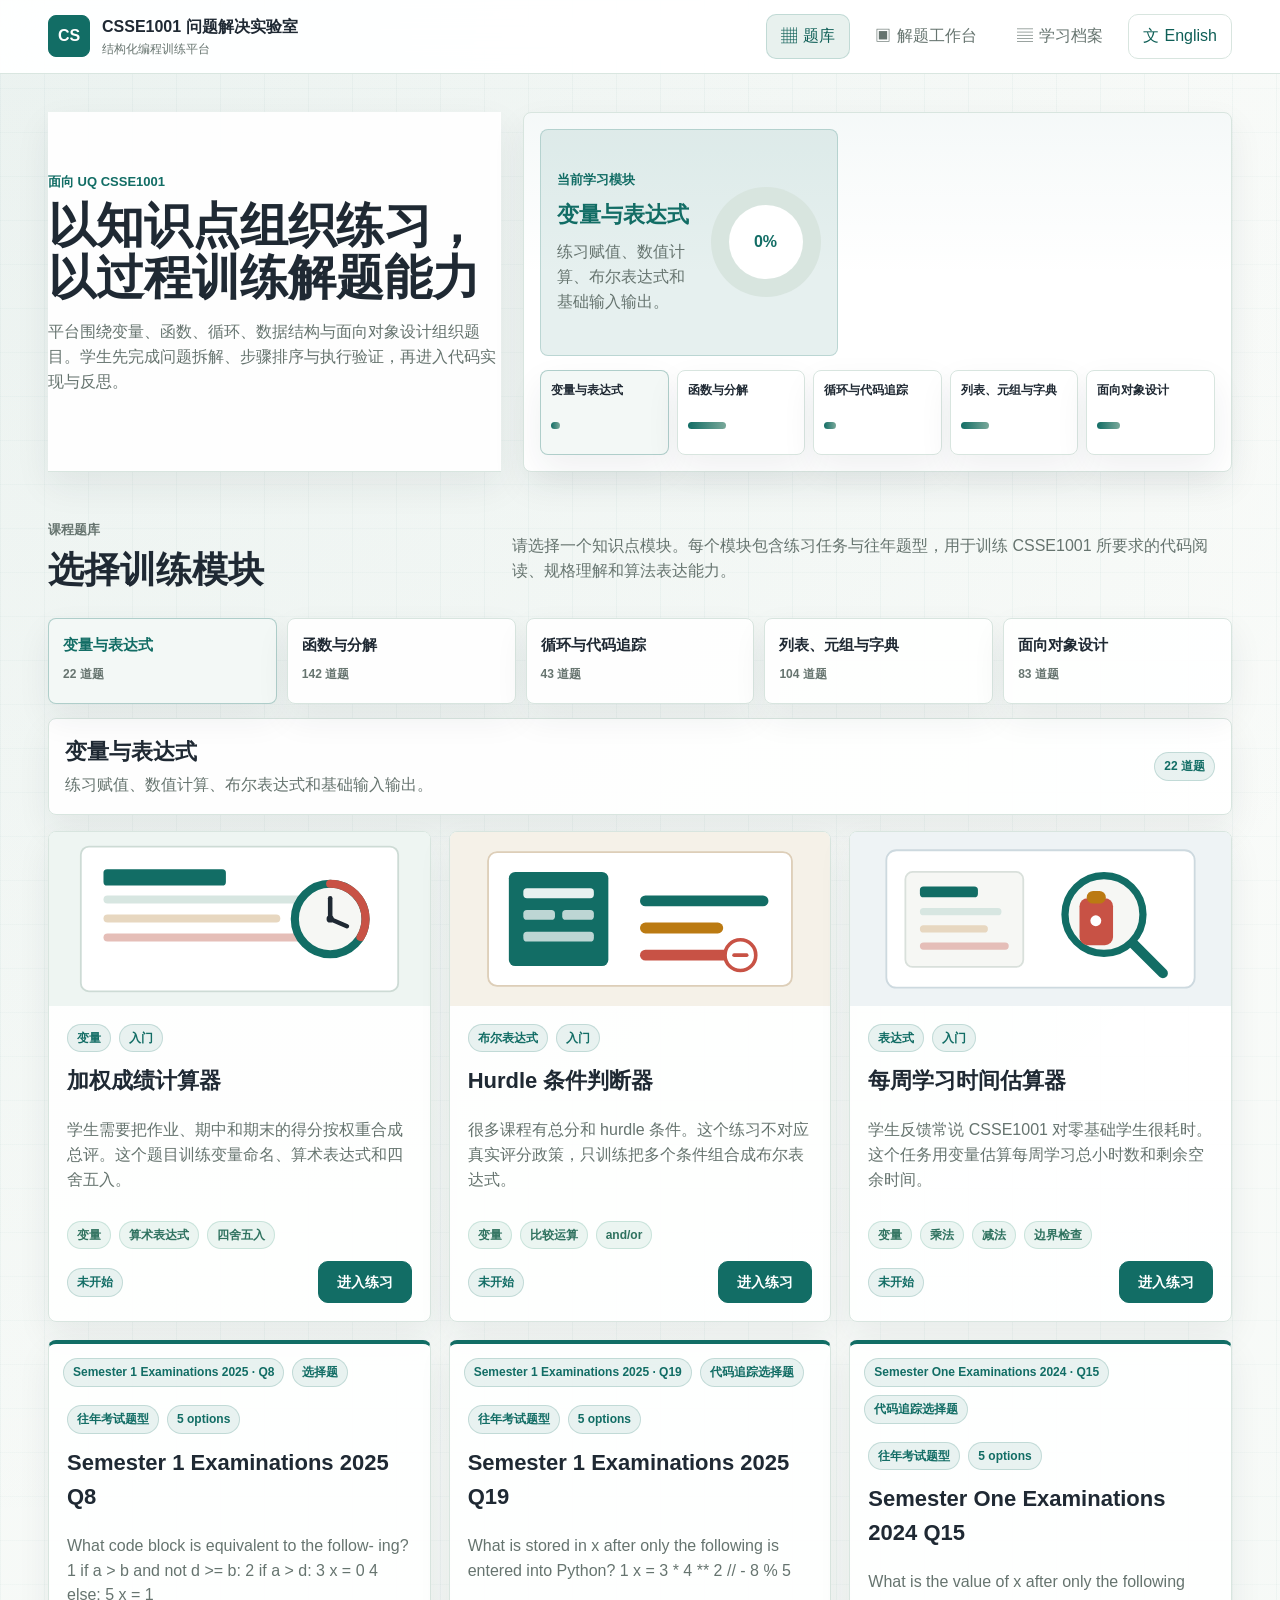
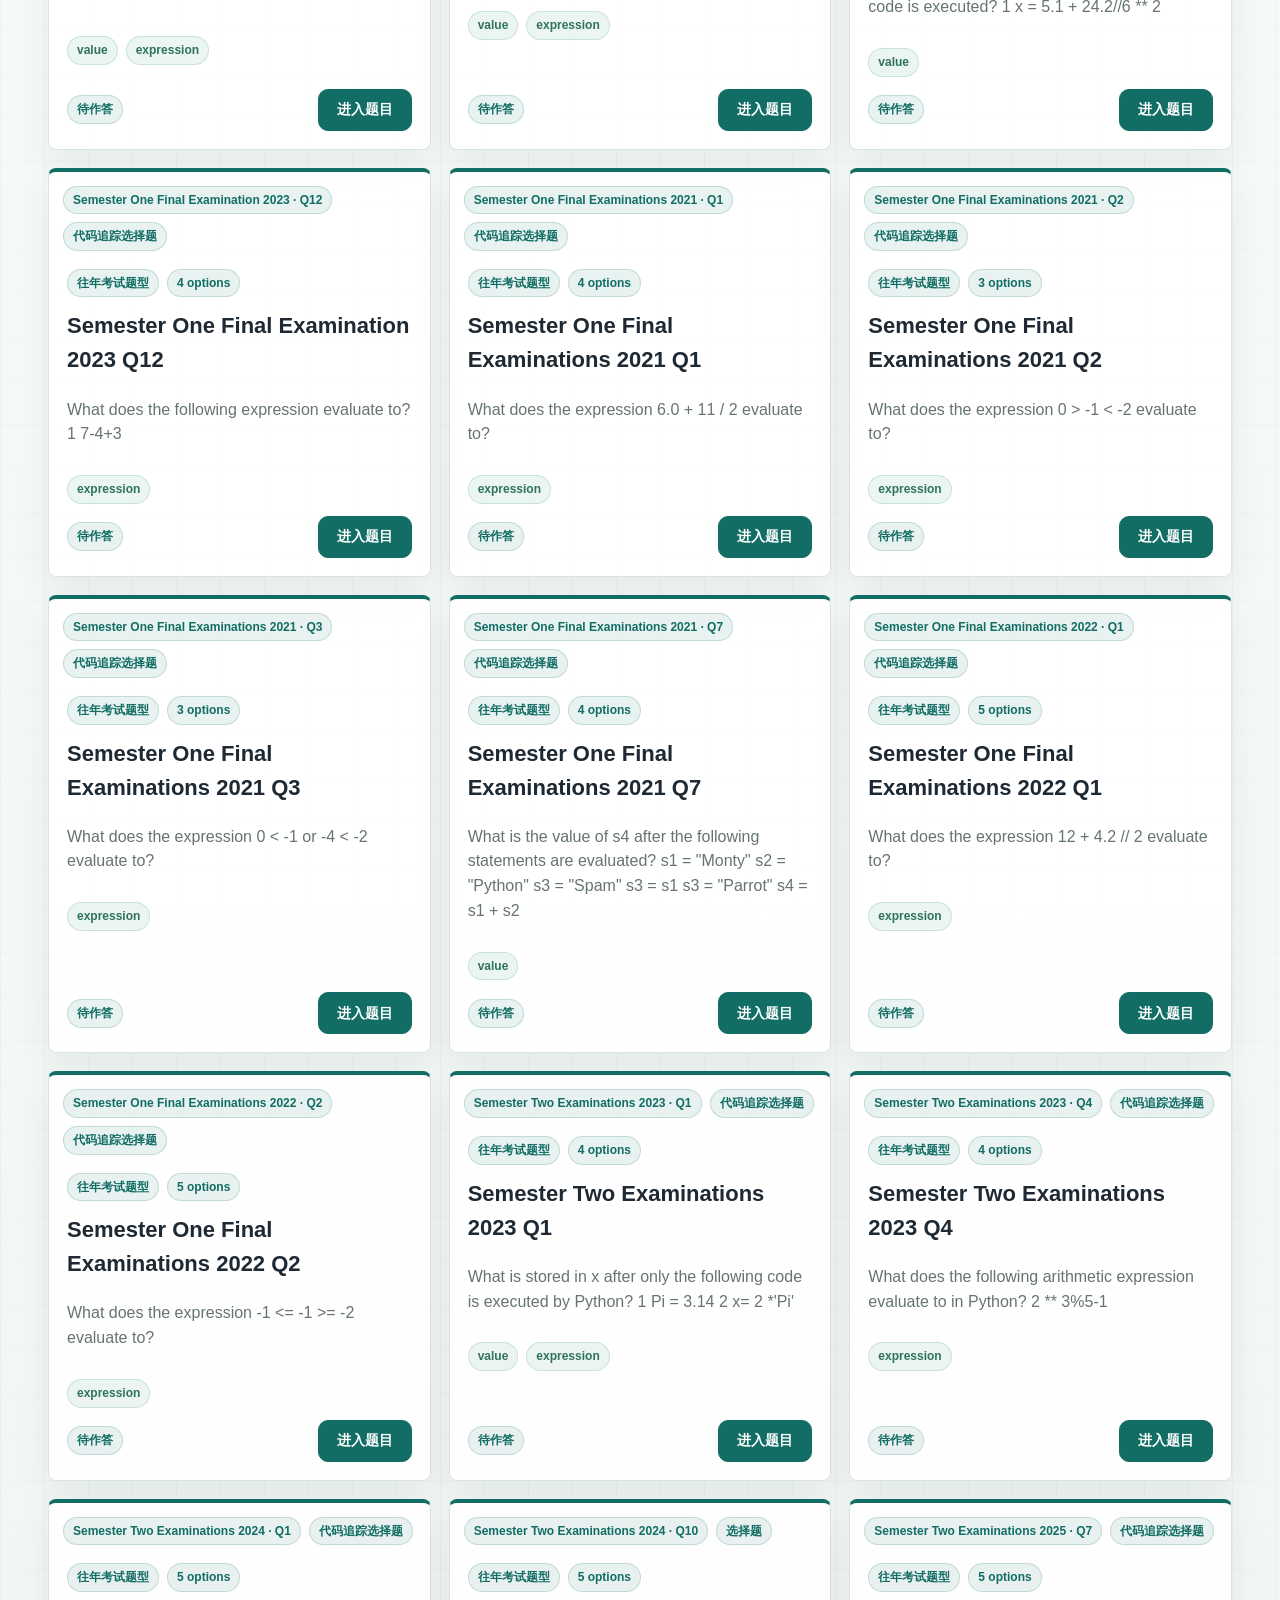
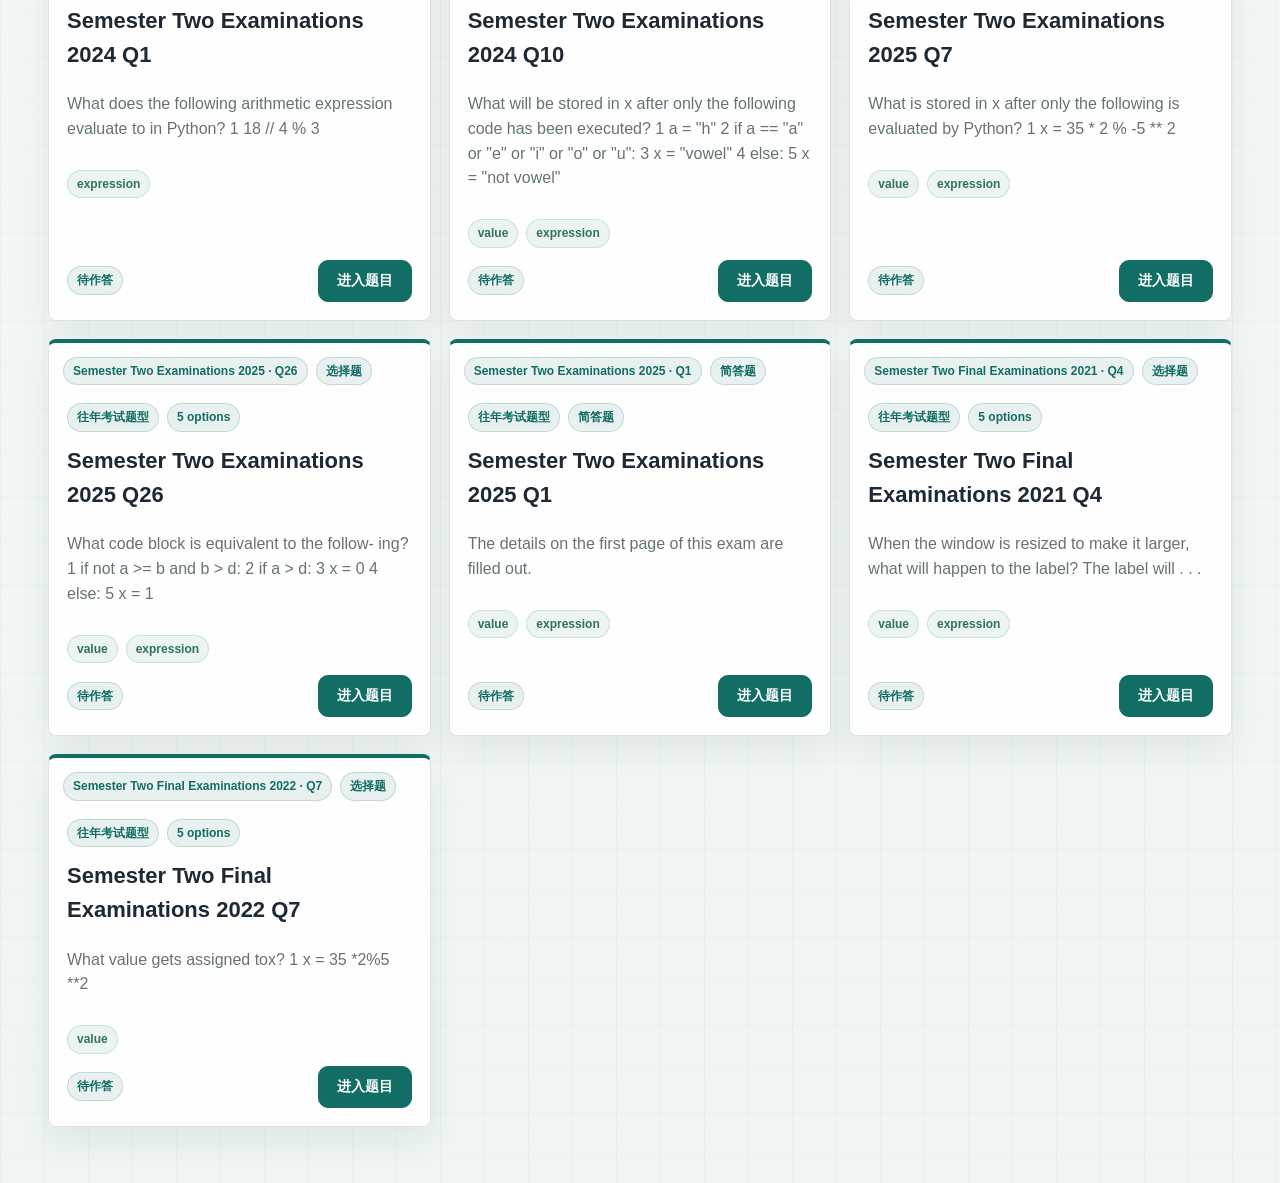
<file: SSP_v1/index.html>
<!doctype html>
<html lang="zh-CN">
  <head>
    <meta charset="utf-8" />
    <meta name="viewport" content="width=device-width, initial-scale=1" />
    <title>CSSE1001 Structured Problem-Solving Lab</title>
    <meta
      name="description"
      content="A bilingual structured practice platform for UQ CSSE1001 students to develop problem decomposition, prompt design, testing, debugging, and independent explanation skills."
    />
    <link rel="stylesheet" href="assets/css/styles.css" />
  </head>
  <body>
    <div class="app-shell">
      <header class="topbar">
        <a class="brand" href="#challenges" data-view-link="challenges" aria-label="Back to task home">
          <span class="brand-mark">CS</span>
          <span>
            <strong id="brandTitle">CSSE1001 问题解决实验室</strong>
            <small id="brandSubtitle">结构化编程训练平台</small>
          </span>
        </a>

        <nav class="main-nav" aria-label="Main navigation">
          <button class="nav-button is-active" type="button" data-view-link="challenges">
            <span aria-hidden="true">▦</span>
            <span id="navChallengesText">题库</span>
          </button>
          <button class="nav-button" type="button" data-view-link="studio">
            <span aria-hidden="true">▣</span>
            <span id="navStudioText">解题工作台</span>
          </button>
          <button class="nav-button" type="button" data-view-link="portfolio">
            <span aria-hidden="true">▤</span>
            <span id="navPortfolioText">记录</span>
          </button>
          <button class="nav-button language-button" type="button" id="languageToggle">
            <span aria-hidden="true">文</span>
            <span id="languageToggleText">English</span>
          </button>
        </nav>
      </header>

      <main>
        <section class="hero-band" aria-labelledby="hero-title">
          <div class="hero-copy">
            <p id="heroEyebrow" class="eyebrow">面向 UQ CSSE1001</p>
            <h1 id="hero-title">以知识点组织练习，以过程训练解题能力</h1>
            <p id="heroBody">
              平台围绕变量、函数、循环、数据结构与面向对象设计组织题目。学生先完成问题拆解、步骤排序与执行验证，再进入代码实现与反思。
            </p>
          </div>
          <div id="learningDashboard" class="learning-dashboard" aria-label="Learning dashboard"></div>
        </section>

        <section id="challengeView" class="view is-active" aria-labelledby="challenge-title">
          <div class="section-heading">
            <div>
              <p id="challengeEyebrow" class="eyebrow">题库总览</p>
              <h2 id="challenge-title">选择知识点</h2>
            </div>
            <p id="challengeBody">任务不复刻真实考试题，而是根据公开课程目标和学生反馈设计，帮助学生练习相同类型的思维动作。</p>
          </div>
          <div id="categoryTabs" class="category-tabs" aria-label="Knowledge categories"></div>
          <div id="categorySummary" class="category-summary" aria-live="polite"></div>
          <div id="challengeGrid" class="challenge-grid" aria-live="polite"></div>
        </section>

        <section id="examView" class="view" aria-labelledby="exam-title">
          <div class="exam-layout">
            <aside class="studio-rail">
              <button class="ghost-button" type="button" id="backFromExamBtn">
                <span aria-hidden="true">‹</span>
                <span id="backFromExamText">返回题库主页</span>
              </button>
              <div class="summary-panel">
                <p id="examSource" class="eyebrow"></p>
                <h3 id="examQuestionTitle"></h3>
                <div id="examMeta" class="user-list"></div>
              </div>
            </aside>

            <div class="workspace">
              <section class="workspace-card">
                <div id="examVisualizer" class="execution-visual"></div>
              </section>

              <section class="workspace-card">
                <div class="card-heading">
                  <span class="step-badge">Q</span>
                  <div>
                    <h2 id="exam-title">考试题</h2>
                    <p id="examNotice">本题来自你提供的 PDF。PDF 未包含官方答案，所以这里只记录你的选择和理由。</p>
                  </div>
                </div>

                <pre id="examPrompt" class="question-text"></pre>
                <div id="examOptions" class="option-list"></div>
              </section>

              <section class="workspace-card">
                <div class="card-heading">
                  <span class="step-badge">1</span>
                  <div>
                    <h3 id="examKeywordTitle">题目关键词 → 技术操作</h3>
                    <p id="examKeywordBody">先看关键词，再把解题动作排成顺序。</p>
                  </div>
                </div>
                <div id="examKeywords" class="keyword-chips"></div>
                <ol id="examOperationList" class="operation-list"></ol>
              </section>

              <section class="workspace-card">
                <div class="card-heading">
                  <span class="step-badge">2</span>
                  <div>
                    <h3 id="examAnswerTitle">作答</h3>
                    <p id="examAnswerBody">请选择答案，并写出简要作答依据。</p>
                  </div>
                </div>
                <div id="examAnswerArea"></div>
                <label class="field">
                  <span id="examReasonLabel">作答依据</span>
                  <textarea id="examReason" rows="4"></textarea>
                </label>
                <div class="toolbar">
                  <button id="saveExamAnswerBtn" type="button" class="primary-button">保存答案</button>
                </div>
              </section>
            </div>
          </div>
        </section>

        <section id="studioView" class="view" aria-labelledby="studio-title">
          <div class="studio-layout">
            <aside class="studio-rail">
              <button class="ghost-button" type="button" id="backToChallengesBtn">
                <span aria-hidden="true">‹</span>
                <span id="backText">返回题库主页</span>
              </button>

              <div id="currentChallengeSummary" class="summary-panel"></div>

              <nav class="step-nav" aria-label="Studio steps">
                <a id="stepNav0" href="#problemCard">1. 定义问题</a>
                <a id="stepNav1" href="#ioCard">2. 输入输出</a>
                <a id="stepNav2" href="#rulesCard">3. 规则步骤</a>
                <a id="stepNav3" href="#promptCard">4. Prompt</a>
                <a id="stepNav4" href="#codeCard">5. 代码测试</a>
                <a id="stepNav5" href="#reflectionCard">6. 诊断反思</a>
              </nav>
            </aside>

            <div class="workspace">
              <section class="workspace-card">
                <div id="studioVisualizer" class="execution-visual"></div>
              </section>

              <div class="workspace-title">
                <div>
                  <p id="studioEyebrow" class="eyebrow">学习工作台</p>
                  <h2 id="studio-title">把课程问题翻译成程序与解释</h2>
                </div>
                <span id="saveStatus" class="save-status">已准备</span>
              </div>

              <section id="problemCard" class="workspace-card">
                <div class="card-heading">
                  <span class="step-badge">1</span>
                  <div>
                    <h3 id="problemSectionTitle">题目说明</h3>
                    <p id="problemSectionBody">本区域呈现题目原始要求，仅供阅读。</p>
                  </div>
                </div>
                <label class="field">
                  <span id="problemLabel">问题陈述</span>
                  <textarea id="problemText" rows="5" readonly></textarea>
                </label>
                <label class="field">
                  <span id="successLabel">验收标准</span>
                  <textarea id="successText" rows="3" readonly></textarea>
                </label>
              </section>

              <section id="ioCard" class="workspace-card">
                <div class="card-heading">
                  <span class="step-badge">2</span>
                  <div>
                    <h3 id="ioTitle">设计输入、输出和限制</h3>
                    <p id="ioBody">CSSE1001 的题目通常从规格出发，关键是把数据形状和边界情况先说清楚。</p>
                  </div>
                </div>
                <div class="field-grid">
                  <label class="field">
                    <span id="inputLabel">输入</span>
                    <textarea id="inputText" rows="5"></textarea>
                  </label>
                  <label class="field">
                    <span id="outputLabel">输出</span>
                    <textarea id="outputText" rows="5"></textarea>
                  </label>
                </div>
                <label class="field">
                  <span id="constraintsLabel">约束与边界条件</span>
                  <textarea id="constraintsText" rows="4"></textarea>
                </label>
              </section>

              <section id="rulesCard" class="workspace-card">
                <div class="card-heading">
                  <span class="step-badge">3</span>
                  <div>
                    <h3 id="rulesTitle">题目关键词 → 技术操作</h3>
                    <p id="rulesBody">先找关键词，再把操作排成正确顺序。</p>
                  </div>
                </div>

                <div class="builder-grid">
                  <div class="builder-column">
                    <div class="mini-heading">
                      <h4 id="ruleHeading">题目关键词</h4>
                      <p id="ruleHint">记录会影响算法选择的词句。</p>
                    </div>
                    <ul id="ruleList" class="editable-list"></ul>
                    <div class="inline-input">
                      <input id="newRuleInput" type="text" placeholder="添加一条规则" />
                      <button id="addRuleBtn" type="button" class="icon-button" title="Add rule">＋</button>
                    </div>
                  </div>

                  <div class="builder-column">
                    <div class="mini-heading">
                      <h4 id="stepHeading">技术操作排序</h4>
                      <p id="stepHint">用上移、下移调整顺序。</p>
                    </div>
                    <ol id="stepList" class="editable-list ordered"></ol>
                    <div class="inline-input">
                      <input id="newStepInput" type="text" placeholder="添加一个步骤" />
                      <button id="addStepBtn" type="button" class="icon-button" title="Add step">＋</button>
                    </div>
                  </div>
                </div>
              </section>

              <section id="promptCard" class="workspace-card">
                <div class="card-heading">
                  <span class="step-badge">4</span>
                  <div>
                    <h3 id="promptTitle">生成给 AI 的学习 Prompt</h3>
                    <p id="promptBody">Prompt 必须要求 AI 解释思路、给测试、标明复杂度，并避免替你完成考试式理解。</p>
                  </div>
                </div>

                <div class="toolbar">
                  <label class="compact-field">
                    <span id="languageLabel">Prompt 目标语言</span>
                    <select id="languageSelect">
                      <option value="Python">Python (CSSE1001)</option>
                      <option value="JavaScript">JavaScript (browser sandbox)</option>
                    </select>
                  </label>
                  <button id="generatePromptBtn" type="button" class="primary-button">生成 Prompt</button>
                  <button id="copyPromptBtn" type="button" class="secondary-button">复制 Prompt</button>
                </div>

                <label class="field">
                  <span id="promptDraftLabel">Prompt 草稿</span>
                  <textarea id="promptOutput" rows="13" spellcheck="false"></textarea>
                </label>
              </section>

              <section id="codeCard" class="workspace-card">
                <div class="card-heading">
                  <span class="step-badge">5</span>
                  <div>
                    <h3 id="codeTitle">代码实验室与测试</h3>
                    <p id="codeBody">当前版本使用浏览器 JavaScript 沙盒运行示例代码；Prompt 可面向 Python 编写。后续版本可接入 Pyodide 以支持 Python 执行。</p>
                  </div>
                </div>

                <div class="toolbar">
                  <button id="loadSampleCodeBtn" type="button" class="secondary-button">载入示例代码</button>
                  <button id="runTestsBtn" type="button" class="primary-button">运行内置测试</button>
                </div>

                <label class="field">
                  <span id="codeEditorLabel">代码编辑器</span>
                  <textarea id="codeEditor" class="code-editor" rows="20" spellcheck="false"></textarea>
                </label>

                <div id="testResults" class="test-results" aria-live="polite"></div>
              </section>

              <section id="reflectionCard" class="workspace-card">
                <div class="card-heading">
                  <span class="step-badge">6</span>
                  <div>
                    <h3 id="reflectionTitle">诊断与独立解释</h3>
                    <p id="reflectionBody">重点不只是程序通过测试，而是能够说明算法依据、潜在错误和修正路径。</p>
                  </div>
                </div>

                <div id="debugGuide" class="debug-guide"></div>

                <label class="field">
                  <span id="diagnosisLabel">下一轮需要调整的 Prompt、算法或测试</span>
                  <textarea id="diagnosisNotes" rows="4"></textarea>
                </label>

                <div id="reflectionQuestions" class="reflection-list"></div>

                <div class="toolbar">
                  <button id="savePortfolioBtn" type="button" class="primary-button">保存到学习档案</button>
                  <button id="resetCurrentBtn" type="button" class="danger-button">重置当前任务</button>
                </div>
              </section>
            </div>
          </div>
        </section>

        <section id="portfolioView" class="view" aria-labelledby="portfolio-title">
          <div class="section-heading">
            <div>
              <p id="portfolioEyebrow" class="eyebrow">学习证据</p>
              <h2 id="portfolio-title">训练记录</h2>
            </div>
            <p id="portfolioBody">系统保存每个任务的拆解过程、Prompt、测试结果和反思记录，便于复习、导师讨论与 assessment interview 准备。</p>
          </div>
          <div id="portfolioList" class="portfolio-list"></div>
        </section>
      </main>
    </div>

    <script src="assets/js/i18n.js"></script>
    <script src="assets/js/data.js"></script>
    <script src="assets/js/examBank.js"></script>
    <script src="assets/js/visualizer.js"></script>
    <script src="assets/js/storage.js"></script>
    <script src="assets/js/prompt.js"></script>
    <script src="assets/js/codeRunner.js"></script>
    <script src="assets/js/app.js"></script>
  </body>
</html>
</file>
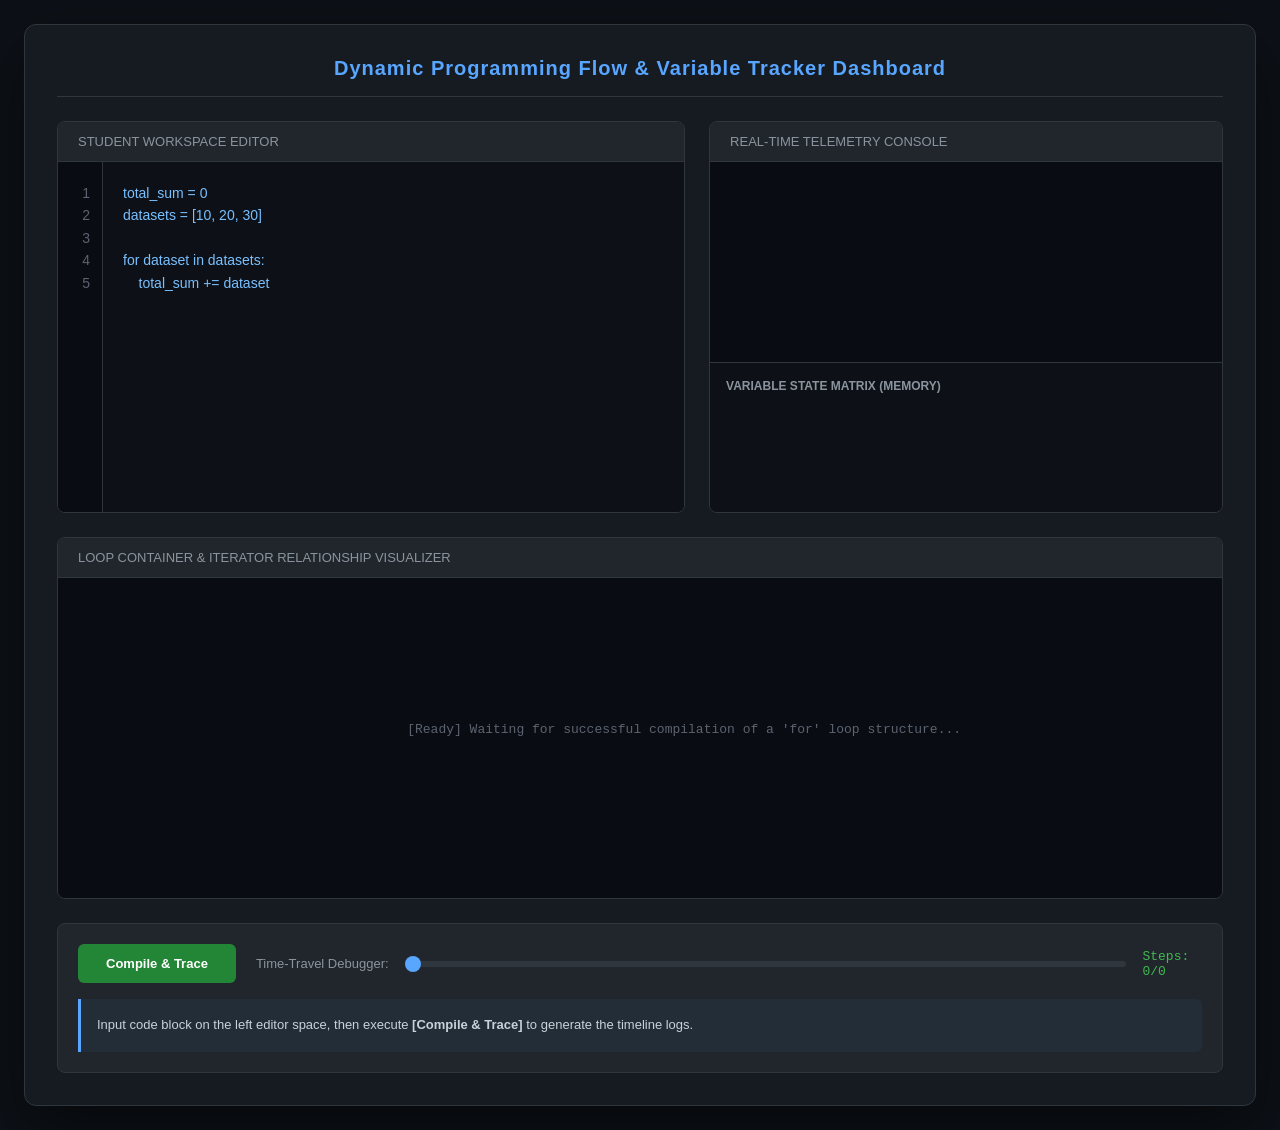
<file: SSP_v2/LoopVisualizerSystem/wwwroot/index.html>
<!DOCTYPE html>
<html lang="en">
<head>
    <meta charset="UTF-8">
    <meta name="viewport" content="width=device-width, initial-scale=1.0">
    <title>Deterministic Python Loop Telemetry Board</title>
    <script src="https://d3js.org/d3.v7.min.js"></script>
    <style>
        * { box-sizing: border-box; margin: 0; padding: 0; font-family: -apple-system, BlinkMacSystemFont, "Segoe UI", sans-serif; }
        body { background-color: #0d1117; color: #c9d1d9; padding: 24px; display: flex; justify-content: center; min-height: 100vh; }
        .container { width: 100%; max-width: 1300px; background: #161b22; border-radius: 12px; padding: 32px; border: 1px solid #30363d; box-shadow: 0 24px 60px rgba(0,0,0,0.5); }
        .header { text-align: center; margin-bottom: 24px; border-bottom: 1px solid #30363d; padding-bottom: 16px; }
        .header h1 { font-size: 20px; color: #58a6ff; letter-spacing: 1px; }
        .main-layout { display: grid; grid-template-columns: 1.1fr 0.9fr; gap: 24px; margin-bottom: 24px; }
        .panel { background: #0d1117; border-radius: 8px; border: 1px solid #30363d; display: flex; flex-direction: column; overflow: hidden; }
        .panel-header { background: #21262d; padding: 12px 20px; font-size: 13px; color: #8b949e; border-bottom: 1px solid #30363d; font-weight: 500; }
        
        .workspace-body { position: relative; width: 100%; height: 350px; background: #0d1117; display: flex; overflow: hidden; }
        .gutter-zone { width: 45px; height: 100%; background: #090d13; border-right: 1px solid #30363d; display: flex; flex-direction: column; padding: 20px 0; font-family: monospace; font-size: 14px; line-height: 1.6; color: #5c6370; text-align: right; padding-right: 12px; user-select: none; }
        .gutter-num { height: 22.4px; }
        .gutter-num.active-num { color: #58a6ff; font-weight: bold; }
        .editor-stage { position: relative; flex-grow: 1; height: 100%; }

        .code-editor { position: absolute; top: 0; left: 0; width: 100%; height: 100%; background: transparent; color: transparent; caret-color: #58a6ff; border: none; padding: 20px; font-family: monospace; font-size: 14px; line-height: 1.6; resize: none; outline: none; z-index: 3; white-space: pre; overflow-x: auto; }
        .code-viewer-container { position: absolute; top: 0; left: 0; width: 100%; height: 100%; padding: 20px; font-family: monospace; font-size: 14px; line-height: 1.6; z-index: 1; pointer-events: none; white-space: pre; overflow: hidden; }
        .render-line-row { height: 22.4px; width: 100%; border-radius: 3px; transition: background 0.1s; color: #79c0ff; }
        .render-line-row.active-row { background: rgba(56, 139, 253, 0.15); }

        .console-container { padding: 20px; font-family: monospace; font-size: 13px; line-height: 1.8; background: #090d13; min-height: 200px; max-height: 200px; overflow-y: auto; color: #e6edf3; }
        .console-row { margin-bottom: 6px; white-space: pre-wrap; word-break: break-all; }

        .scope-container { padding: 16px; background: #0d1117; border-top: 1px solid #30363d; min-height: 150px; }
        .scope-grid { display: grid; grid-template-columns: repeat(auto-fill, minmax(180px, 1fr)); gap: 12px; margin-top: 10px; }
        .variable-card { background: #21262d; border: 1px solid #30363d; border-radius: 6px; padding: 10px; font-size: 12px; font-family: monospace; }
        
        /* ⭐ 样式重构：容器与变量关系抽取面板 */
        .ast-panel { margin-top: 24px; background: #0d1117; border-radius: 8px; border: 1px solid #30363d; overflow: hidden; }
        .ast-stage { width: 100%; height: 320px; background: #090d13; position: relative; }

        .interactive-panel { background: #21262d; border-radius: 8px; padding: 20px; border: 1px solid #30363d; margin-top: 24px; }
        .controls { display: flex; align-items: center; justify-content: space-between; gap: 20px; }
        .btn { background: #238636; color: white; border: none; padding: 12px 28px; font-size: 13px; font-weight: 600; border-radius: 6px; cursor: pointer; transition: background 0.2s; }
        .btn:hover { background: #2ea043; }
        .slider-container { flex-grow: 1; display: flex; align-items: center; gap: 16px; }
        input[type=range] { -webkit-appearance: none; width: 100%; background: #30363d; height: 6px; border-radius: 3px; outline: none; }
        input[type=range]::-webkit-slider-thumb { -webkit-appearance: none; appearance: none; width: 16px; height: 16px; border-radius: 50%; background: #58a6ff; cursor: pointer; }
        .explanation-card { margin-top: 16px; background: rgba(88, 166, 255, 0.05); border-left: 3px solid #58a6ff; padding: 16px; border-radius: 0 6px 6px 0; font-size: 13px; line-height: 1.6; }
        .explanation-card span { font-weight: 600; color: #d29922; }
    </style>
</head>
<body>

<div class="container">
    <div class="header">
        <h1>Dynamic Programming Flow & Variable Tracker Dashboard</h1>
    </div>

    <div class="main-layout">
        <div class="panel">
            <div class="panel-header" id="editor-title">STUDENT WORKSPACE EDITOR</div>
            <div class="workspace-body">
                <div class="gutter-zone" id="gutter-zone"></div>
                <div class="editor-stage">
                    <textarea class="code-editor" id="code-input" spellcheck="false" wrap="off">total_sum = 0
datasets = [10, 20, 30]

for dataset in datasets:
    total_sum += dataset</textarea>
                    <div class="code-viewer-container" id="code-viewer"></div>
                </div>
            </div>
        </div>

        <div class="panel">
            <div class="panel-header">REAL-TIME TELEMETRY CONSOLE</div>
            <div class="console-container" id="console-output"></div>
            
            <div class="scope-container">
                <div style="font-size: 12px; font-weight: 600; color: #8b949e;">VARIABLE STATE MATRIX (MEMORY)</div>
                <div class="scope-grid" id="scope-grid"></div>
            </div>
        </div>
    </div>

    <div class="ast-panel">
        <div class="panel-header">LOOP CONTAINER & ITERATOR RELATIONSHIP VISUALIZER</div>
        <div class="ast-stage" id="ast-stage"></div>
    </div>

    <div class="interactive-panel">
        <div class="controls">
            <button class="btn" id="btn-run">Compile & Trace</button>
            <div class="slider-container">
                <span style="font-size: 13px; color: #8b949e; white-space: nowrap;">Time-Travel Debugger:</span>
                <input type="range" id="trace-slider" min="0" max="0" value="0" disabled>
                <span style="font-size: 13px; color: #3fb950; font-family: monospace;" id="step-counter">Steps: 0/0</span>
            </div>
        </div>
        <div class="explanation-card" id="explanation-text">
            Input code block on the left editor space, then execute <strong>[Compile & Trace]</strong> to generate the timeline logs.
        </div>
    </div>
</div>

<script src="app.js"></script>
</body>
</html>
</file>
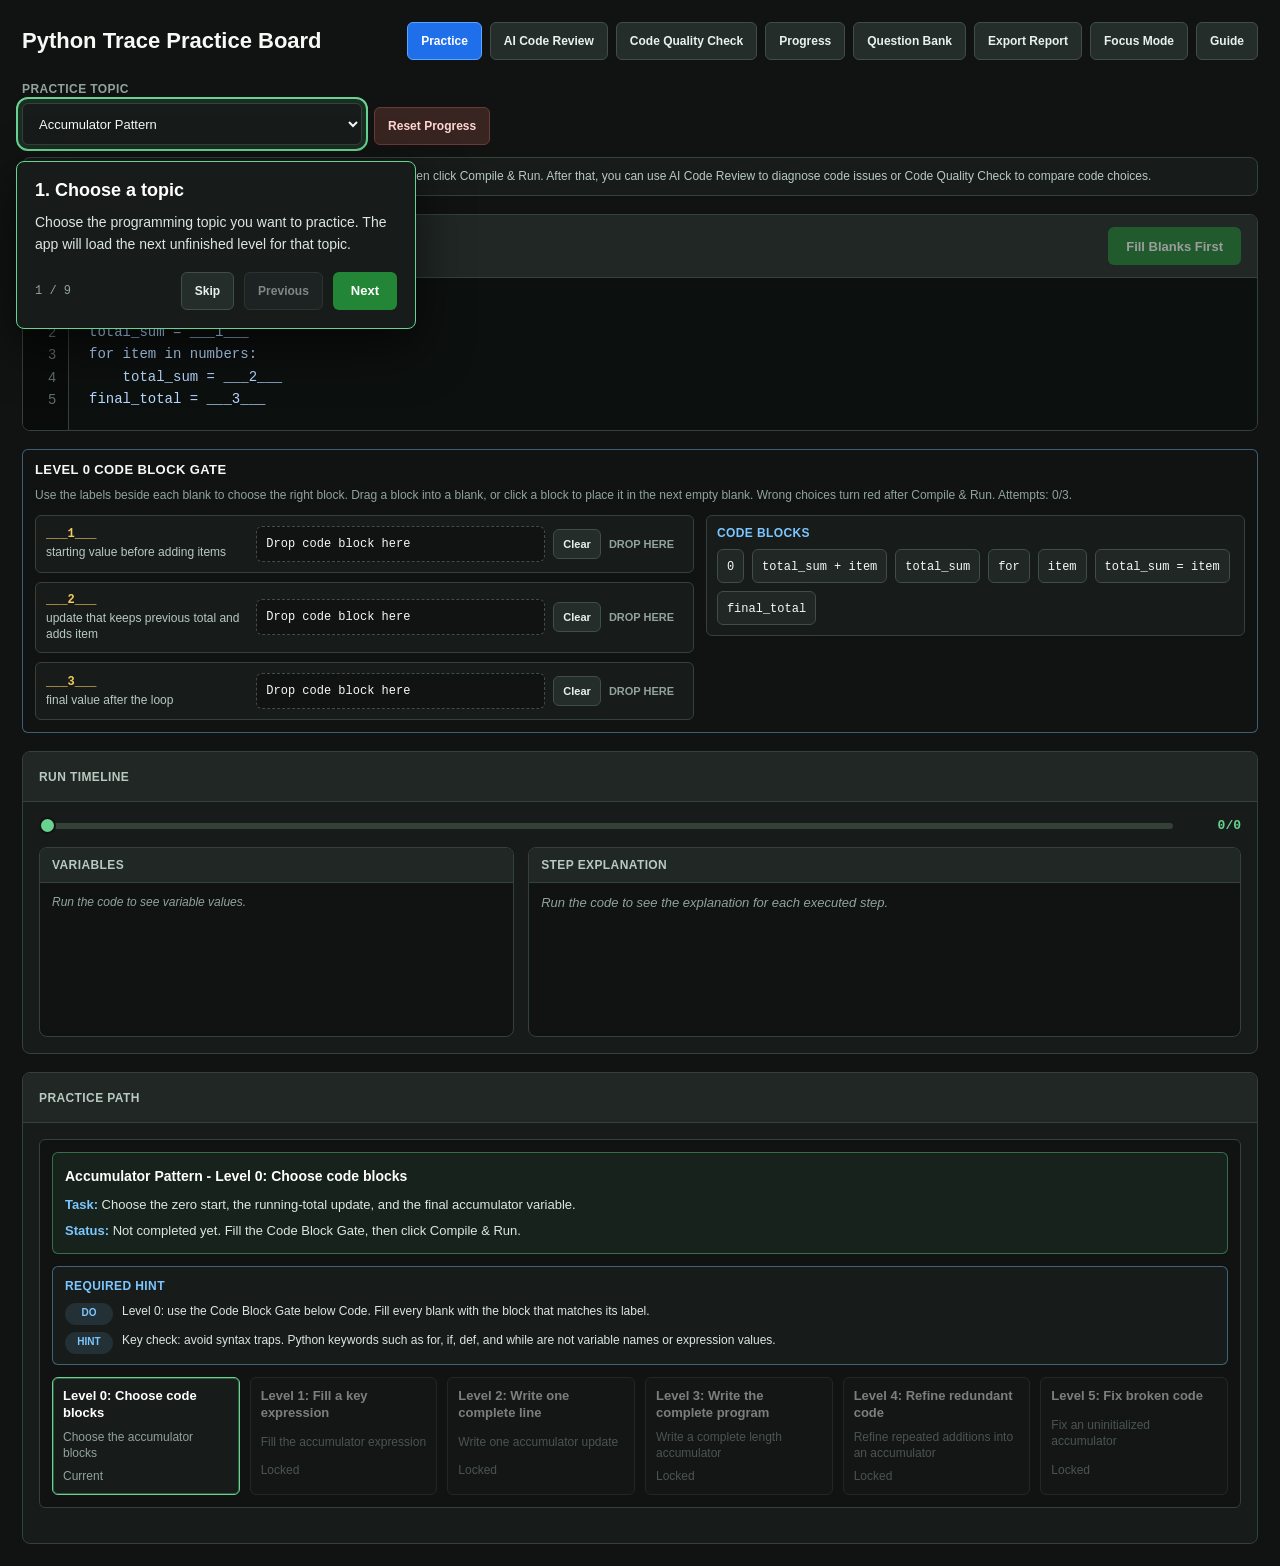
<file: SSP_v4 copy/LoopVisualizerSystem/wwwroot/index.html>
<!DOCTYPE html>
<html lang="en">
<head>
    <meta charset="UTF-8">
    <meta name="viewport" content="width=device-width, initial-scale=1.0">
    <title>Python Trace Practice Board</title>
    <style>
        * { box-sizing: border-box; margin: 0; padding: 0; font-family: -apple-system, BlinkMacSystemFont, "Segoe UI", sans-serif; }
        body { min-height: 100vh; background: #101312; color: #dbe7df; padding: 22px; }
        .container { width: min(1380px, 100%); margin: 0 auto; display: grid; gap: 18px; }
        .header { display: flex; align-items: center; justify-content: space-between; gap: 14px; padding-bottom: 4px; }
        .header h1 { color: #f5faf7; font-size: 22px; font-weight: 700; letter-spacing: 0; }
        .header-subtitle { color: #91a39a; font-size: 13px; }
        .header-actions { display: flex; flex-wrap: wrap; gap: 8px; justify-content: flex-end; }
        .view-tab.active { background: #1f6feb; border-color: #58a6ff; color: #ffffff; }
        .export-menu { position: relative; display: inline-flex; }
        .report-menu { position: absolute; right: 0; top: calc(100% + 8px); z-index: 30; display: none; width: min(360px, 86vw); gap: 8px; padding: 10px; background: #171b1a; border: 1px solid #3f4e46; border-radius: 8px; box-shadow: 0 18px 42px rgba(0, 0, 0, 0.36); }
        .export-menu.open .report-menu { display: grid; }
        .report-scope-field { display: grid; gap: 6px; color: #91a39a; font-size: 11px; font-weight: 800; text-transform: uppercase; letter-spacing: 0.4px; }
        .report-scope-select { min-height: 38px; font-size: 12px; }
        .report-option { display: grid; gap: 3px; width: 100%; min-height: 58px; text-align: left; background: #202724; color: #dbe7df; border: 1px solid #34423a; border-radius: 6px; padding: 10px; cursor: pointer; }
        .report-option:hover { border-color: #7cc7ff; background: #252d2a; }
        .report-option strong { color: #ffffff; font-size: 13px; }
        .report-option span { color: #91a39a; font-size: 12px; line-height: 1.35; }
        .focus-rules { display: none; }

        .top-row { display: grid; grid-template-columns: minmax(260px, 0.45fr) auto minmax(320px, 1fr); gap: 12px; align-items: end; }
        .flow-field { display: grid; gap: 7px; min-width: 0; }
        .mode-field, .task-field { display: none; }
        .mode-context { grid-column: 1 / -1; color: #b7c9c0; background: #171b1a; border: 1px solid #34423a; border-radius: 8px; padding: 10px 12px; font-size: 12px; line-height: 1.45; }
        .mode-context strong { color: #7cc7ff; }
        .field-label { color: #91a39a; font-size: 12px; font-weight: 700; text-transform: uppercase; letter-spacing: 0.4px; }
        select { width: 100%; min-height: 42px; background: #171b1a; color: #f3faf6; border: 1px solid #34423a; border-radius: 6px; padding: 10px 12px; font-size: 13px; outline: none; }
        select:focus { border-color: #68d391; box-shadow: 0 0 0 3px rgba(104, 211, 145, 0.14); }

        .info-row { display: grid; grid-template-columns: 1fr; gap: 14px; }
        .surface { background: #171b1a; border: 1px solid #34423a; border-radius: 8px; overflow: hidden; }
        .surface-header { display: flex; align-items: center; justify-content: space-between; gap: 12px; min-height: 50px; padding: 12px 16px; background: #202724; border-bottom: 1px solid #34423a; color: #b7c9c0; font-size: 12px; font-weight: 700; text-transform: uppercase; letter-spacing: 0.4px; }
        .surface-body { padding: 16px; color: #dbe7df; font-size: 14px; line-height: 1.6; }
        .surface-body strong { color: #ffffff; }

        .practice-layout { display: grid; grid-template-columns: 1fr; gap: 18px; align-items: start; }
        .code-panel, .exercise-panel, .timeline-panel { min-width: 0; }
        .exercise-panel { grid-column: auto; }
        .workspace-body { position: relative; width: 100%; height: var(--workspace-height, 156px); background: #0c100f; display: flex; overflow: hidden; transition: height 0.16s ease; }
        .workspace-body.scrolling-code::after { content: "Scroll"; position: absolute; right: 10px; bottom: 8px; z-index: 4; color: #91a39a; background: rgba(16,19,18,0.88); border: 1px solid #34423a; border-radius: 999px; padding: 3px 8px; font-size: 11px; font-weight: 800; pointer-events: none; }
        .gutter-zone { width: 46px; height: 100%; flex: 0 0 46px; background: #090c0b; border-right: 1px solid #34423a; display: flex; flex-direction: column; padding: 20px 0; font-family: Consolas, "SFMono-Regular", monospace; font-size: 14px; line-height: 1.6; color: #607066; text-align: right; padding-right: 12px; user-select: none; overflow: hidden; }
        .gutter-num { height: 22.4px; }
        .gutter-num.active-num { color: #68d391; font-weight: 700; }
        .editor-stage { position: relative; flex: 1 1 auto; height: 100%; min-width: 0; }
        .code-editor { position: absolute; inset: 0; width: 100%; height: 100%; background: transparent; color: #b9d8ff; caret-color: #68d391; border: 0; padding: 20px; font-family: Consolas, "SFMono-Regular", monospace; font-size: 14px; line-height: 1.6; resize: none; outline: none; z-index: 3; white-space: pre; overflow: auto; tab-size: 4; font-variant-ligatures: none; letter-spacing: 0; }
        .workspace-body.variable-colored .code-editor { color: transparent; -webkit-text-fill-color: transparent; }
        .code-viewer-container { position: absolute; inset: 0; padding: 20px; font-family: Consolas, "SFMono-Regular", monospace; font-size: 14px; line-height: 1.6; z-index: 1; pointer-events: none; white-space: pre; overflow: hidden; tab-size: 4; font-variant-ligatures: none; letter-spacing: 0; }
        .render-line-row { height: 22.4px; width: 100%; border-radius: 4px; transition: background 0.1s; color: transparent; }
        .render-line-row span { color: transparent !important; }
        .workspace-body.variable-colored .render-line-row { color: #b9d8ff; }
        .workspace-body.variable-colored .render-line-row .code-variable-token { color: var(--variable-color) !important; font-weight: 400; }
        .render-line-row.active-row { background: rgba(104, 211, 145, 0.16); }

        .btn { min-height: 38px; background: #238636; color: #ffffff; border: 0; padding: 10px 18px; font-size: 13px; font-weight: 700; border-radius: 6px; cursor: pointer; transition: background 0.16s, transform 0.16s; white-space: nowrap; }
        .btn:hover:not(:disabled) { background: #2ea043; }
        .btn:active:not(:disabled) { transform: translateY(1px); }
        .btn:disabled { opacity: 0.55; cursor: not-allowed; }
        .secondary-btn { min-height: 38px; background: #252d2a; color: #e7f2ec; border: 1px solid #3f4e46; padding: 9px 13px; font-size: 12px; font-weight: 700; border-radius: 6px; cursor: pointer; white-space: nowrap; }
        .secondary-btn:hover:not(:disabled) { background: #2d3833; }
        .secondary-btn:disabled { opacity: 0.5; cursor: not-allowed; }
        .danger-btn { background: #382522; border-color: #6b3a34; color: #ffd7d2; }
        .danger-btn:hover:not(:disabled) { background: #4a2c28; }

        .task-content { display: grid; gap: 14px; align-content: start; min-height: 420px; }
        .blank-slot { display: none; }
        .blank-slot.active { display: block; }
        .blank-panel { display: grid; gap: 10px; padding: 12px; background: #101312; border: 1px solid #34423a; border-radius: 6px; }
        .blank-title { color: #f5faf7; font-size: 13px; font-weight: 800; text-transform: uppercase; letter-spacing: 0.4px; }
        .blank-help { color: #91a39a; font-size: 12px; line-height: 1.45; }
        .blank-row { display: grid; grid-template-columns: minmax(70px, 0.45fr) minmax(120px, 0.8fr) minmax(160px, 1fr) auto; gap: 8px; align-items: center; font-size: 12px; color: #dbe7df; }
        .blank-row span:first-child { font-family: Consolas, "SFMono-Regular", monospace; color: #f4c95d; }
        .blank-row strong { color: #f4c95d; text-transform: uppercase; font-size: 11px; }
        .blank-row.filled strong { color: #68d391; }
        .blank-input { width: 100%; min-height: 34px; background: #171b1a; color: #ffffff; border: 1px solid #3f4e46; border-radius: 6px; padding: 7px 9px; font-family: Consolas, "SFMono-Regular", monospace; font-size: 13px; outline: none; }
        .blank-input:focus { border-color: #7cc7ff; box-shadow: 0 0 0 3px rgba(124, 199, 255, 0.12); }
        .blank-input::placeholder { color: #6f8078; }
        .level-zero-panel { border-color: rgba(124, 199, 255, 0.42); }
        .choice-workspace { display: grid; grid-template-columns: minmax(260px, 1.1fr) minmax(240px, 0.9fr); gap: 12px; align-items: start; }
        .choice-slots, .choice-bank { display: grid; gap: 9px; min-width: 0; }
        .choice-bank { padding: 10px; background: #171b1a; border: 1px solid #34423a; border-radius: 6px; }
        .choice-bank-title { color: #7cc7ff; font-size: 12px; font-weight: 800; text-transform: uppercase; letter-spacing: 0.4px; }
        .choice-chip-grid { display: flex; flex-wrap: wrap; gap: 8px; }
        .choice-chip { min-height: 34px; max-width: 100%; padding: 7px 9px; background: #202724; color: #ffffff; border: 1px solid #3f4e46; border-radius: 6px; cursor: grab; text-align: left; }
        .choice-chip:hover:not(:disabled) { border-color: #7cc7ff; background: #26302c; }
        .choice-chip:active:not(:disabled) { cursor: grabbing; }
        .choice-chip:disabled { opacity: 0.38; cursor: not-allowed; }
        .choice-chip code, .choice-drop-zone code, .level-zero-answer-panel code { font-family: Consolas, "SFMono-Regular", monospace; font-size: 12px; color: #f5faf7; overflow-wrap: anywhere; }
        .choice-slot-row { display: grid; grid-template-columns: minmax(130px, 0.7fr) minmax(160px, 1fr) auto auto; gap: 8px; align-items: center; padding: 10px; background: #171b1a; border: 1px solid #34423a; border-radius: 6px; }
        .choice-slot-row.correct { border-color: rgba(104, 211, 145, 0.78); background: rgba(104, 211, 145, 0.08); }
        .choice-slot-row.wrong { border-color: rgba(255, 123, 114, 0.78); background: rgba(255, 123, 114, 0.08); }
        .choice-slot-meta { display: grid; gap: 3px; min-width: 0; }
        .choice-slot-meta strong { color: #f4c95d; font-family: Consolas, "SFMono-Regular", monospace; font-size: 12px; }
        .choice-slot-meta span { color: #b7c9c0; font-size: 12px; line-height: 1.35; }
        .choice-drop-zone { min-height: 36px; display: grid; align-items: center; padding: 7px 9px; background: #101312; border: 1px dashed #3f4e46; border-radius: 6px; }
        .choice-slot-row.correct .choice-drop-zone { border-color: #68d391; }
        .choice-slot-row.wrong .choice-drop-zone { border-color: #ff7b72; }
        .choice-status { min-width: 74px; color: #91a39a; font-size: 11px; font-weight: 800; text-transform: uppercase; }
        .choice-slot-row.correct .choice-status { color: #68d391; }
        .choice-slot-row.wrong .choice-status { color: #ff7b72; }
        .choice-slot-feedback { grid-column: 1 / -1; padding: 8px 9px; border-radius: 6px; background: rgba(255, 123, 114, 0.08); color: #ffd7d2; font-size: 12px; line-height: 1.45; white-space: pre-wrap; }
        .choice-slot-feedback.good { background: rgba(104, 211, 145, 0.08); color: #d9ffe8; }
        .level-zero-answer-panel { display: grid; gap: 8px; padding: 10px; background: rgba(124, 199, 255, 0.08); border: 1px solid rgba(124, 199, 255, 0.42); border-radius: 6px; }
        .level-zero-answer-panel strong { color: #ffffff; font-size: 13px; }
        .level-zero-answer-panel div { display: grid; grid-template-columns: auto auto 1fr; gap: 8px; align-items: baseline; color: #b7c9c0; font-size: 12px; line-height: 1.45; }
        .mode-panel { display: grid; gap: 12px; padding: 12px; background: #101312; border: 1px solid #34423a; border-radius: 6px; }
        .mode-panel-title { color: #f5faf7; font-size: 13px; font-weight: 800; text-transform: uppercase; letter-spacing: 0.4px; }
        .mode-panel-copy { color: #b7c9c0; font-size: 13px; line-height: 1.55; }
        .mission-current { display: grid; gap: 7px; padding: 12px; background: rgba(104, 211, 145, 0.08); border: 1px solid rgba(104, 211, 145, 0.42); border-radius: 6px; }
        .mission-current strong { color: #ffffff; font-size: 14px; }
        .mission-current span { color: #dbe7df; font-size: 13px; line-height: 1.5; }
        .mission-current span b { color: #7cc7ff; }
        .mission-action-guide { display: grid; gap: 7px; padding: 10px 12px; background: #171b1a; border: 1px solid rgba(124, 199, 255, 0.42); border-radius: 6px; }
        .mission-action-title { color: #7cc7ff; font-size: 12px; font-weight: 800; text-transform: uppercase; letter-spacing: 0.4px; }
        .mission-action-row { display: grid; grid-template-columns: 48px 1fr; gap: 9px; align-items: start; color: #dbe7df; font-size: 12px; line-height: 1.45; }
        .mission-action-row strong { display: inline-flex; align-items: center; justify-content: center; min-width: 42px; height: 22px; padding: 0 7px; border-radius: 999px; background: rgba(124, 199, 255, 0.12); color: #7cc7ff; font-size: 10px; text-transform: uppercase; }
        .mission-rules { display: grid; gap: 6px; padding: 10px; background: #171b1a; border: 1px solid #34423a; border-radius: 6px; color: #b7c9c0; font-size: 12px; line-height: 1.45; }
        .mission-rules strong { color: #7cc7ff; }
        .mission-feedback { display: grid; gap: 6px; padding: 12px; border-radius: 6px; border: 1px solid #34423a; background: #171b1a; color: #dbe7df; font-size: 13px; line-height: 1.45; }
        .mission-feedback.passed { border-color: rgba(104, 211, 145, 0.72); background: rgba(104, 211, 145, 0.08); }
        .mission-feedback.failed { border-color: rgba(244, 201, 93, 0.72); background: rgba(244, 201, 93, 0.08); }
        .mission-feedback strong { color: #ffffff; }
        .mission-feedback .ok { color: #68d391; }
        .mission-feedback .fix { color: #f4c95d; }
        .mission-criterion-row { display: grid; grid-template-columns: 1fr auto; gap: 10px; align-items: center; }
        .mission-fix-answer { grid-column: 1 / -1; padding: 9px 10px; border-radius: 6px; background: rgba(0,0,0,0.22); color: #e7f2ec; font-size: 12px; line-height: 1.5; }
        .mini-fix-button { min-height: 30px; background: #252d2a; color: #e7f2ec; border: 1px solid #3f4e46; padding: 6px 9px; font-size: 11px; font-weight: 800; border-radius: 6px; cursor: pointer; white-space: nowrap; }
        .mini-fix-button:hover { background: #2d3833; }
        .debug-run-feedback { display: grid; gap: 10px; padding: 12px; border-radius: 6px; border: 1px solid #34423a; background: #171b1a; }
        .debug-run-feedback.passed { border-color: rgba(104, 211, 145, 0.68); background: rgba(104, 211, 145, 0.07); }
        .debug-run-feedback.failed { border-color: rgba(244, 201, 93, 0.7); background: rgba(244, 201, 93, 0.07); }
        .debug-run-feedback.notice { border-color: rgba(124, 199, 255, 0.52); background: rgba(124, 199, 255, 0.06); }
        .debug-feedback-heading { color: #ffffff; font-size: 13px; font-weight: 800; }
        .debug-feedback-list { display: grid; gap: 8px; }
        .debug-feedback-item { display: grid; gap: 4px; padding: 9px 10px; border-radius: 6px; background: rgba(0,0,0,0.18); font-size: 12px; line-height: 1.45; }
        .debug-feedback-item strong { color: #ffffff; }
        .debug-feedback-item span { color: #b7c9c0; }
        .debug-feedback-item.good { border-left: 3px solid #68d391; }
        .debug-feedback-item.fix { border-left: 3px solid #f4c95d; }
        .debug-feedback-item.notice { border-left: 3px solid #7cc7ff; }
        .mode-actions { display: flex; flex-wrap: wrap; gap: 8px; }
        .mission-grid { display: grid; grid-template-columns: repeat(auto-fit, minmax(160px, 1fr)); gap: 10px; }
        .mission-card { display: grid; gap: 7px; text-align: left; background: #171b1a; border: 1px solid #34423a; color: #dbe7df; border-radius: 6px; padding: 10px; cursor: pointer; min-height: 96px; }
        .mission-card:hover:not(:disabled) { border-color: #7cc7ff; background: #1b2221; }
        .mission-card.active { border-color: #68d391; box-shadow: inset 0 0 0 1px rgba(104, 211, 145, 0.34); }
        .mission-card.completed { border-color: #7cc7ff; }
        .mission-card:disabled { opacity: 0.45; cursor: not-allowed; }
        .mission-card strong { color: #ffffff; font-size: 13px; line-height: 1.3; }
        .mission-card span { color: #91a39a; font-size: 12px; line-height: 1.35; }
        .skill-grid { display: grid; gap: 9px; }
        .skill-row { display: grid; grid-template-columns: minmax(110px, 0.45fr) 1fr auto; gap: 10px; align-items: center; color: #dbe7df; font-size: 12px; }
        .skill-track { height: 8px; background: #26302c; border-radius: 999px; overflow: hidden; }
        .skill-fill { height: 100%; background: linear-gradient(90deg, #68d391, #7cc7ff); border-radius: inherit; }
        .debug-line-grid { display: grid; grid-template-columns: repeat(auto-fit, minmax(84px, 1fr)); gap: 8px; }
        .debug-activity { display: grid; gap: 10px; padding: 12px; background: #171b1a; border: 1px solid #34423a; border-radius: 6px; }
        .bug-line-button { min-height: 34px; background: #171b1a; border: 1px solid #3f4e46; border-radius: 6px; color: #dbe7df; font-family: Consolas, "SFMono-Regular", monospace; cursor: pointer; }
        .bug-line-button.selected { border-color: #f4c95d; background: rgba(244, 201, 93, 0.12); color: #ffffff; }
        .mode-textarea { width: 100%; min-height: 70px; resize: vertical; background: #171b1a; color: #ffffff; border: 1px solid #3f4e46; border-radius: 6px; padding: 9px 10px; font-size: 13px; outline: none; }
        .mode-textarea:focus { border-color: #7cc7ff; box-shadow: 0 0 0 3px rgba(124, 199, 255, 0.12); }
        .mode-feedback { min-height: 18px; color: #91a39a; font-size: 12px; line-height: 1.45; }
        .mode-feedback.good { color: #68d391; font-weight: 700; }
        .mode-feedback.needs-work { color: #f4c95d; font-weight: 700; }
        .walkthrough-steps { display: grid; gap: 8px; padding: 10px; background: #171b1a; border: 1px solid #34423a; border-radius: 6px; }
        .walkthrough-step { display: grid; grid-template-columns: auto 1fr; gap: 8px; align-items: start; color: #b7c9c0; font-size: 12px; line-height: 1.45; }
        .walkthrough-step strong { color: #7cc7ff; }
        .walkthrough-banner { display: grid; gap: 7px; padding: 10px; border: 1px solid rgba(124, 199, 255, 0.56); background: rgba(124, 199, 255, 0.08); border-radius: 6px; color: #dbe7df; font-size: 12px; line-height: 1.5; }
        .review-checklist { display: grid; gap: 8px; }
        .review-option { display: grid; grid-template-columns: auto 1fr; gap: 8px; align-items: start; color: #dbe7df; font-size: 13px; line-height: 1.45; }
        .review-option input { margin-top: 3px; accent-color: #7cc7ff; }
        .quality-grid { display: grid; gap: 7px; }
        .quality-item { display: flex; justify-content: space-between; gap: 10px; padding: 7px 9px; border-radius: 6px; background: #171b1a; color: #dbe7df; font-size: 12px; }
        .quality-item.pass span:last-child { color: #68d391; font-weight: 800; }
        .quality-item.fix span:last-child { color: #f4c95d; font-weight: 800; }
        section.dashboard-view, section.question-bank-view, section.review-lab-view, section.quality-studio-view { display: none; gap: 18px; }
        body.dashboard-active .focus-rules,
        body.dashboard-active .top-row,
        body.dashboard-active .info-row,
        body.dashboard-active .practice-layout,
        body.question-bank-active .focus-rules,
        body.question-bank-active .top-row,
        body.question-bank-active .info-row,
        body.question-bank-active .practice-layout,
        body.review-lab-active .focus-rules,
        body.review-lab-active .top-row,
        body.review-lab-active .info-row,
        body.review-lab-active .practice-layout,
        body.quality-studio-active .focus-rules,
        body.quality-studio-active .top-row,
        body.quality-studio-active .info-row,
        body.quality-studio-active .practice-layout { display: none; }
        body.dashboard-active section.dashboard-view { display: grid; }
        body.question-bank-active section.question-bank-view { display: grid; }
        body.review-lab-active section.review-lab-view { display: grid; }
        body.quality-studio-active section.quality-studio-view { display: grid; }
        .review-lab-toolbar { display: grid; grid-template-columns: minmax(260px, 0.75fr) minmax(240px, 1fr) auto; gap: 12px 18px; align-items: end; padding: 14px; background: #171b1a; border: 1px solid #34423a; border-radius: 8px; }
        .review-toolbar-actions { display: flex; flex-wrap: wrap; justify-content: flex-end; gap: 8px; align-items: center; }
        .review-session-state { grid-column: 1 / -1; display: flex; justify-content: space-between; gap: 12px; padding-top: 10px; border-top: 1px solid #2b3631; color: #91a39a; font-size: 12px; line-height: 1.45; }
        .review-session-state strong { color: #68d391; }
        .review-progress { min-height: 42px; display: flex; align-items: center; color: #b7c9c0; font-size: 12px; line-height: 1.45; }
        .review-progress strong { color: #7cc7ff; }
        .review-requirement { display: grid; gap: 10px; }
        .review-requirement h2 { color: #ffffff; font-size: 18px; letter-spacing: 0; }
        .review-requirement p { color: #dbe7df; font-size: 14px; line-height: 1.6; }
        .review-constraint-list { display: grid; gap: 6px; padding-left: 20px; color: #b7c9c0; font-size: 13px; line-height: 1.5; }
        .review-workspace { display: grid; grid-template-columns: minmax(360px, 1fr) minmax(380px, 1fr); gap: 18px; align-items: start; }
        .review-code-editor { width: 100%; min-height: 360px; resize: vertical; background: #0c100f; color: #b9d8ff; border: 0; padding: 16px; font-family: Consolas, "SFMono-Regular", monospace; font-size: 13px; line-height: 1.6; outline: none; tab-size: 4; letter-spacing: 0; }
        .review-code-editor:focus { box-shadow: inset 0 0 0 2px rgba(104, 211, 145, 0.5); }
        .review-control-stack { display: grid; gap: 18px; }
        .review-control-body { display: grid; gap: 12px; padding: 14px; }
        .review-control-copy { color: #91a39a; font-size: 12px; line-height: 1.45; }
        .review-option-list { display: grid; gap: 8px; }
        .review-option-row { display: grid; grid-template-columns: auto 1fr; gap: 10px; align-items: start; padding: 10px 0; border-bottom: 1px solid #2b3631; color: #dbe7df; font-size: 13px; line-height: 1.45; cursor: pointer; }
        .review-option-row:last-child { border-bottom: 0; }
        .review-option-row input { margin-top: 3px; accent-color: #68d391; }
        .review-option-row strong { display: block; color: #ffffff; font-size: 13px; margin-bottom: 2px; }
        .review-option-row span { color: #91a39a; font-size: 12px; }
        .review-reason { width: 100%; min-height: 92px; resize: vertical; background: #101312; color: #ffffff; border: 1px solid #3f4e46; border-radius: 6px; padding: 10px; font-size: 13px; line-height: 1.5; outline: none; }
        .review-footer-actions { display: flex; flex-wrap: wrap; justify-content: flex-end; gap: 10px; margin-top: 14px; }
        .review-reason:focus { border-color: #7cc7ff; box-shadow: 0 0 0 3px rgba(124, 199, 255, 0.12); }
        .review-actions { display: flex; flex-wrap: wrap; gap: 10px; align-items: center; }
        .review-result-panel { display: grid; gap: 12px; }
        .review-feedback-shell { padding: 10px; }
        .review-feedback-pill { display: flex; align-items: center; justify-content: space-between; gap: 12px; padding: 10px 12px; border: 1px solid #34423a; border-radius: 6px; background: #101312; color: #dbe7df; font-size: 13px; line-height: 1.45; }
        .review-feedback-pill.passed { border-color: rgba(104, 211, 145, 0.7); background: rgba(104, 211, 145, 0.08); }
        .review-feedback-pill.failed { border-color: rgba(244, 201, 93, 0.7); background: rgba(244, 201, 93, 0.08); }
        .review-feedback-pill strong { color: #ffffff; }
        .review-feedback-details { margin-top: 6px; }
        .review-feedback-details summary { color: #7cc7ff; font-size: 12px; cursor: pointer; }
        .review-feedback-details[open] summary { margin-bottom: 8px; }
        .review-feedback-details-body { display: grid; gap: 10px; }
        .review-result-heading { display: flex; justify-content: space-between; gap: 14px; align-items: center; }
        .review-result-heading strong { color: #ffffff; font-size: 14px; }
        .review-result-heading span { color: #91a39a; font-size: 12px; }
        .review-score-grid { display: grid; grid-template-columns: repeat(4, minmax(130px, 1fr)); gap: 10px; }
        .review-score-item { display: grid; gap: 4px; padding: 10px; background: #101312; border: 1px solid #34423a; border-radius: 6px; }
        .review-score-item.pass { border-color: rgba(104, 211, 145, 0.68); }
        .review-score-item.fix { border-color: rgba(244, 201, 93, 0.68); }
        .review-score-item strong { color: #ffffff; font-size: 12px; }
        .review-score-item span { color: #91a39a; font-size: 11px; line-height: 1.4; }
        .review-test-results { display: grid; gap: 8px; }
        .review-test-result { display: grid; grid-template-columns: auto 1fr; gap: 10px; padding: 9px 10px; border-left: 3px solid #f4c95d; background: #101312; font-size: 12px; line-height: 1.45; }
        .review-test-result.pass { border-left-color: #68d391; }
        .review-test-result strong { color: #ffffff; }
        .review-test-result span { color: #b7c9c0; }
        .review-feedback-box { padding: 10px 11px; border: 1px solid #34423a; border-radius: 6px; background: #101312; color: #dbe7df; font-size: 12px; line-height: 1.45; }
        .review-feedback-box.passed { border-color: rgba(104, 211, 145, 0.7); background: rgba(104, 211, 145, 0.07); }
        .review-feedback-box.failed { border-color: rgba(244, 201, 93, 0.7); background: rgba(244, 201, 93, 0.07); }
        .review-feedback-box p { margin: 7px 0 0; }
        .review-feedback-box pre { margin: 10px 0 0; padding: 10px; overflow: auto; background: #0c100f; color: #b9d8ff; border-radius: 6px; font-family: Consolas, "SFMono-Regular", monospace; font-size: 12px; line-height: 1.5; white-space: pre; }
        .review-sample-body { display: grid; gap: 10px; }
        .review-sample-panel { border-left: 4px solid #ff6b6b; background: linear-gradient(90deg, rgba(255, 107, 107, 0.08), rgba(255, 107, 107, 0.02)); }
        .review-sample-question { color: #eef7f1; font-size: 13px; font-weight: 700; line-height: 1.5; }
        .review-sample-code { margin: 0; padding: 12px; background: #0c100f; border-radius: 6px; color: #b9d8ff; font-family: Consolas, "SFMono-Regular", monospace; font-size: 12px; line-height: 1.5; overflow: auto; }
        .review-sample-answer { display: inline-flex; align-items: center; gap: 6px; width: fit-content; padding: 8px 10px; border-radius: 6px; background: rgba(255, 107, 107, 0.1); border: 1px solid rgba(255, 107, 107, 0.22); color: #ff8a8a; font-size: 13px; font-weight: 800; }
        .review-sample-explanation { padding: 8px 10px; border-radius: 6px; background: rgba(244, 162, 89, 0.1); border: 1px solid rgba(244, 162, 89, 0.22); color: #f4a259; font-size: 12px; line-height: 1.5; }
        .review-history-panel { padding: 0; overflow: hidden; }
        .review-history-panel summary { list-style: none; cursor: pointer; padding: 12px 14px; color: #91a39a; font-size: 12px; background: #171b1a; border-bottom: 1px solid #34423a; }
        .review-history-panel summary::-webkit-details-marker { display: none; }
        .review-history-panel[open] summary { border-bottom-color: #2b3631; }
        .review-dashboard { display: grid; gap: 12px; }
        .review-dashboard-summary { color: #b7c9c0; font-size: 13px; line-height: 1.5; }
        .review-ability-list { display: grid; gap: 8px; }
        .review-ability-row { display: grid; grid-template-columns: minmax(150px, 0.45fr) 1fr auto; gap: 12px; align-items: center; padding: 9px 0; border-bottom: 1px solid #2b3631; }
        .review-ability-row:last-child { border-bottom: 0; }
        .review-ability-row strong { color: #ffffff; font-size: 12px; }
        .review-ability-row span { color: #91a39a; font-size: 12px; }
        .review-evidence-state { color: #7cc7ff !important; font-weight: 800; white-space: nowrap; }
        .review-history { display: grid; gap: 8px; }
        .review-history-empty { color: #91a39a; font-size: 13px; line-height: 1.5; }
        .review-history-row { display: grid; grid-template-columns: auto minmax(170px, 1fr) repeat(5, minmax(64px, auto)) auto; gap: 10px; align-items: center; padding: 10px; background: #101312; border: 1px solid #34423a; border-radius: 6px; }
        .review-history-row.passed { border-color: rgba(104, 211, 145, 0.58); }
        .review-history-row strong { color: #ffffff; font-size: 12px; }
        .review-history-meta { color: #91a39a; font-size: 11px; line-height: 1.4; }
        .review-history-signal { color: #f4c95d; font-size: 10px; font-weight: 800; text-align: center; }
        .review-history-signal.pass { color: #68d391; }
        .review-next-action { border-left: 3px solid #7cc7ff; }
        .quality-toolbar { display: grid; grid-template-columns: minmax(280px, 0.8fr) 1fr auto; gap: 12px 18px; align-items: end; padding: 14px; background: #171b1a; border: 1px solid #34423a; border-radius: 8px; }
        .quality-toolbar-actions { display: flex; flex-wrap: wrap; justify-content: flex-end; gap: 8px; }
        .quality-session-state { grid-column: 1 / -1; display: flex; justify-content: space-between; gap: 12px; padding-top: 10px; border-top: 1px solid #2b3631; color: #91a39a; font-size: 12px; line-height: 1.45; }
        .quality-session-state strong { color: #68d391; }
        .quality-requirement { display: grid; gap: 10px; }
        .quality-requirement h2 { margin: 0; color: #ffffff; font-size: 18px; letter-spacing: 0; }
        .quality-requirement p { margin: 0; color: #dbe7df; font-size: 14px; line-height: 1.55; }
        .quality-compare-grid { display: grid; grid-template-columns: repeat(2, minmax(0, 1fr)); gap: 18px; }
        .quality-version { min-width: 0; border: 1px solid #34423a; border-radius: 8px; overflow: hidden; background: #0c100f; }
        .quality-version-header { display: flex; justify-content: space-between; gap: 10px; padding: 11px 14px; background: #1d2823; border-bottom: 1px solid #34423a; }
        .quality-version-header strong { color: #ffffff; font-size: 13px; }
        .quality-version-header span { color: #91a39a; font-size: 11px; }
        .quality-version pre { margin: 0; padding: 15px; overflow: auto; color: #b9d8ff; font-family: Consolas, "SFMono-Regular", monospace; font-size: 12px; line-height: 1.55; white-space: pre; }
        .quality-dimension-list { display: grid; }
        .quality-dimension-row { display: grid; grid-template-columns: minmax(150px, 0.45fr) 1fr auto; gap: 14px; align-items: center; padding: 11px 0; border-bottom: 1px solid #2b3631; }
        .quality-dimension-row:last-child { border-bottom: 0; }
        .quality-dimension-copy strong { display: block; color: #ffffff; font-size: 13px; }
        .quality-dimension-copy span { color: #91a39a; font-size: 11px; line-height: 1.4; }
        .quality-choice { display: inline-grid; grid-template-columns: repeat(3, minmax(64px, 1fr)); border: 1px solid #3f4e46; border-radius: 6px; overflow: hidden; }
        .quality-choice label { position: relative; cursor: pointer; }
        .quality-choice input { position: absolute; opacity: 0; pointer-events: none; }
        .quality-choice span { display: block; padding: 8px 10px; color: #b7c9c0; background: #101312; border-right: 1px solid #3f4e46; text-align: center; font-size: 11px; font-weight: 800; }
        .quality-choice label:last-child span { border-right: 0; }
        .quality-choice input:checked + span { color: #ffffff; background: #246cba; }
        .quality-focus-tag { color: #7cc7ff; font-size: 10px; font-weight: 900; text-transform: uppercase; }
        .quality-overall { display: flex; flex-wrap: wrap; justify-content: space-between; gap: 14px; align-items: center; padding-top: 12px; border-top: 1px solid #34423a; }
        .quality-overall strong { color: #ffffff; font-size: 13px; }
        .quality-refactor-grid { display: grid; grid-template-columns: minmax(0, 1.1fr) minmax(320px, 0.9fr); gap: 18px; align-items: stretch; }
        .quality-editor { width: 100%; min-height: 300px; resize: vertical; background: #0c100f; color: #b9d8ff; border: 0; padding: 16px; font-family: Consolas, "SFMono-Regular", monospace; font-size: 13px; line-height: 1.6; outline: none; tab-size: 4; letter-spacing: 0; }
        .quality-editor:focus { box-shadow: inset 0 0 0 2px rgba(104, 211, 145, 0.5); }
        .quality-explanation-panel { display: grid; grid-template-rows: auto 1fr auto; gap: 12px; padding: 14px; }
        .quality-explanation-panel p { margin: 0; color: #91a39a; font-size: 12px; line-height: 1.5; }
        .quality-explanation { width: 100%; min-height: 180px; resize: vertical; background: #101312; color: #ffffff; border: 1px solid #3f4e46; border-radius: 6px; padding: 11px; font-size: 13px; line-height: 1.5; outline: none; }
        .quality-explanation:focus { border-color: #7cc7ff; box-shadow: 0 0 0 3px rgba(124, 199, 255, 0.12); }
        .quality-results { display: grid; gap: 14px; }
        .quality-score-grid { display: grid; grid-template-columns: repeat(auto-fit, minmax(150px, 1fr)); gap: 9px; }
        .quality-score-cell { padding: 10px; border: 1px solid #34423a; border-radius: 6px; background: #101312; }
        .quality-score-cell.pass { border-color: rgba(104, 211, 145, 0.68); }
        .quality-score-cell.fix { border-color: rgba(244, 201, 93, 0.68); }
        .quality-score-cell strong { display: block; color: #ffffff; font-size: 11px; margin-bottom: 4px; }
        .quality-score-cell span { color: #91a39a; font-size: 10px; line-height: 1.4; }
        .quality-history { display: grid; gap: 8px; }
        .quality-history-row { display: grid; grid-template-columns: auto 1fr auto auto; gap: 12px; align-items: center; padding: 10px; border: 1px solid #34423a; border-radius: 6px; background: #101312; }
        .quality-history-row.passed { border-color: rgba(104, 211, 145, 0.58); }
        .quality-history-row strong { color: #ffffff; font-size: 12px; }
        .quality-history-row span { color: #91a39a; font-size: 11px; }
        .dashboard-grid { display: grid; grid-template-columns: 1fr; gap: 18px; align-items: start; }
        .learning-tree { display: grid; gap: 14px; }
        .tree-legend { display: flex; flex-wrap: wrap; gap: 8px 14px; color: #91a39a; font-size: 12px; line-height: 1.4; }
        .legend-item { display: inline-flex; align-items: center; gap: 6px; }
        .tree-topic-card { display: grid; gap: 14px; padding: 14px; background: #101312; border: 1px solid #34423a; border-radius: 8px; }
        .tree-topic-card.active { border-color: #7cc7ff; box-shadow: inset 0 0 0 1px rgba(124, 199, 255, 0.18); }
        .tree-topic-head { display: grid; grid-template-columns: auto 1fr auto; gap: 12px; align-items: center; }
        .tree-node { width: 30px; height: 30px; display: inline-grid; place-items: center; border-radius: 999px; border: 2px solid #3f4e46; background: #171b1a; color: #91a39a; font-size: 11px; font-weight: 900; flex: 0 0 auto; }
        .tree-node.done { border-color: #68d391; background: rgba(104, 211, 145, 0.18); color: #ffffff; box-shadow: 0 0 0 4px rgba(104, 211, 145, 0.08); }
        .tree-node.next { border-color: #7cc7ff; background: rgba(124, 199, 255, 0.14); color: #ffffff; box-shadow: 0 0 0 4px rgba(124, 199, 255, 0.08); }
        .tree-node.ready { border-color: #f4c95d; background: rgba(244, 201, 93, 0.12); color: #ffffff; }
        .tree-topic-title { display: grid; gap: 3px; min-width: 0; }
        .tree-topic-title strong { color: #ffffff; font-size: 14px; }
        .tree-topic-title span { color: #91a39a; font-size: 12px; }
        .tree-topic-state { color: #b7c9c0; font-size: 12px; text-align: right; white-space: nowrap; }
        .tree-levels { display: grid; gap: 12px; margin-left: 14px; padding-left: 20px; border-left: 1px solid #34423a; }
        .tree-level { position: relative; display: grid; grid-template-columns: auto 1fr; gap: 10px; align-items: start; }
        .tree-level::before { content: ""; position: absolute; left: -20px; top: 15px; width: 20px; border-top: 1px solid #34423a; }
        .tree-level-body { display: grid; gap: 8px; min-width: 0; padding-bottom: 2px; }
        .tree-level-head { display: flex; align-items: baseline; justify-content: space-between; gap: 10px; }
        .tree-level-head strong { color: #f5faf7; font-size: 13px; }
        .tree-level-head span { color: #91a39a; font-size: 12px; }
        .tree-tasks { display: grid; grid-template-columns: repeat(auto-fit, minmax(190px, 1fr)); gap: 8px; }
        .tree-task { display: grid; grid-template-columns: auto 1fr; gap: 8px; align-items: start; text-align: left; min-height: 52px; background: #171b1a; border: 1px solid #34423a; border-radius: 6px; color: #dbe7df; padding: 9px; cursor: pointer; }
        .tree-task:hover:not(:disabled) { border-color: #7cc7ff; background: #1b2221; }
        .tree-task:disabled { opacity: 0.55; cursor: not-allowed; }
        .tree-task.current { border-color: #7cc7ff; box-shadow: inset 0 0 0 1px rgba(124, 199, 255, 0.18); }
        .tree-task.completed { border-color: #68d391; background: rgba(104, 211, 145, 0.08); }
        .tree-task-dot { width: 14px; height: 14px; margin-top: 2px; border-radius: 999px; border: 2px solid #3f4e46; background: #101312; }
        .tree-task.completed .tree-task-dot { border-color: #68d391; background: #68d391; }
        .tree-task.current .tree-task-dot { border-color: #7cc7ff; background: #7cc7ff; }
        .tree-task.ready .tree-task-dot { border-color: #f4c95d; background: #f4c95d; }
        .tree-task-text { display: grid; gap: 3px; min-width: 0; }
        .tree-task-text strong { color: #ffffff; font-size: 12px; line-height: 1.35; }
        .tree-task-text span { color: #91a39a; font-size: 11px; line-height: 1.35; }
        .practice-tree-panel { display: grid; gap: 10px; min-width: 0; }
        .practice-tree-copy { color: #91a39a; font-size: 13px; line-height: 1.45; }
        .practice-tree-scroll { width: 100%; height: clamp(320px, 38vw, 460px); overflow: hidden; border: 1px solid #34423a; border-radius: 8px; background: #101312; }
        .practice-tree-svg { display: block; width: 100%; height: 100%; min-width: 0; }
        .practice-tree-bg { fill: #101312; }
        .practice-tree-link { fill: none; stroke: #34423a; stroke-width: 2; opacity: 0.76; transition: opacity 0.16s ease, stroke 0.16s ease, stroke-width 0.16s ease; }
        .practice-tree-link.done { stroke: rgba(104, 211, 145, 0.72); }
        .practice-tree-link.next { stroke: rgba(124, 199, 255, 0.86); stroke-width: 2.6; }
        .practice-tree-link.ready { stroke: rgba(244, 201, 93, 0.62); }
        .practice-tree-link.is-focused { stroke: #ffffff; stroke-width: 3.2; opacity: 1; filter: drop-shadow(0 0 7px rgba(124, 199, 255, 0.38)); }
        .practice-tree-link.is-muted { opacity: 0.13; }
        .practice-tree-node.topic { cursor: pointer; transform-box: fill-box; transform-origin: center; transition: transform 0.16s ease, opacity 0.16s ease; }
        .practice-tree-node.topic.is-hovered { transform: scale(1.07); opacity: 1; }
        .practice-tree-node.topic.is-neighbor { opacity: 1; }
        .practice-tree-node.topic.is-muted { opacity: 0.28; }
        .practice-tree-node-card { fill: #171b1a; stroke: #3f4e46; stroke-width: 1.8; transition: fill 0.16s ease, stroke 0.16s ease, stroke-width 0.16s ease, filter 0.16s ease; }
        .practice-tree-node.done .practice-tree-node-card { fill: rgba(104, 211, 145, 0.16); stroke: #68d391; }
        .practice-tree-node.next .practice-tree-node-card { fill: rgba(124, 199, 255, 0.14); stroke: #7cc7ff; }
        .practice-tree-node.ready .practice-tree-node-card { fill: rgba(244, 201, 93, 0.10); stroke: #f4c95d; }
        .practice-tree-node.locked { opacity: 0.52; }
        .practice-tree-node.topic.is-hovered .practice-tree-node-card { stroke: #ffffff; stroke-width: 2.6; filter: drop-shadow(0 0 10px rgba(124, 199, 255, 0.42)); }
        .practice-tree-node.topic.is-neighbor .practice-tree-node-card { stroke: #b7c9c0; stroke-width: 2.1; }
        .practice-tree-status-dot { fill: #3f4e46; stroke: #101312; stroke-width: 2; }
        .practice-tree-node.done .practice-tree-status-dot { fill: #68d391; }
        .practice-tree-node.next .practice-tree-status-dot { fill: #7cc7ff; }
        .practice-tree-node.ready .practice-tree-status-dot { fill: #f4c95d; }
        .practice-tree-hit-area { fill: transparent !important; stroke: transparent !important; pointer-events: all; }
        .practice-tree-node-label { fill: #ffffff; font-size: 12px; font-weight: 900; text-anchor: middle; pointer-events: none; }
        .practice-tree-node-label.topic-name { font-size: 11.5px; line-height: 1.15; }
        .dashboard-stat { display: grid; gap: 4px; padding: 12px; background: #101312; border: 1px solid #34423a; border-radius: 6px; }
        .dashboard-stat strong { color: #ffffff; font-size: 22px; }
        .dashboard-stat span { color: #91a39a; font-size: 12px; }
        .question-bank { display: grid; gap: 16px; }
        .bank-toolbar { display: flex; flex-wrap: wrap; align-items: center; justify-content: space-between; gap: 10px; padding: 12px; background: #101312; border: 1px solid #34423a; border-radius: 8px; color: #b7c9c0; font-size: 13px; }
        .bank-editor { display: grid; gap: 14px; padding: 16px; background: #101312; border: 1px solid #7cc7ff; border-radius: 8px; box-shadow: inset 0 0 0 1px rgba(124,199,255,0.12); }
        .bank-editor-head { display: flex; justify-content: space-between; gap: 14px; align-items: start; }
        .bank-editor-head h2 { margin: 2px 0 5px; color: #ffffff; font-size: 18px; letter-spacing: 0; }
        .bank-editor-head p, .bank-editor-note { margin: 0; color: #b7c9c0; font-size: 12px; line-height: 1.45; }
        .bank-editor-kicker { color: #7cc7ff; font-size: 11px; font-weight: 900; text-transform: uppercase; letter-spacing: 0.5px; }
        .bank-editor-form { display: grid; gap: 12px; }
        .bank-editor-form label { display: grid; gap: 6px; color: #b7c9c0; font-size: 12px; font-weight: 800; }
        .bank-editor-grid { display: grid; grid-template-columns: repeat(3, minmax(160px, 1fr)); gap: 10px; }
        .bank-editor-grid.two { grid-template-columns: repeat(2, minmax(240px, 1fr)); }
        .bank-editor-input, .bank-editor-textarea { width: 100%; background: #171b1a; color: #ffffff; border: 1px solid #3f4e46; border-radius: 6px; padding: 9px 10px; font-size: 13px; outline: none; }
        .bank-editor-input:focus, .bank-editor-textarea:focus { border-color: #7cc7ff; box-shadow: 0 0 0 3px rgba(124,199,255,0.12); }
        .bank-editor-textarea { min-height: 92px; resize: vertical; line-height: 1.45; }
        .bank-editor-textarea.short { min-height: 68px; }
        .bank-editor-textarea.code, .bank-editor-textarea.json { min-height: 150px; font-family: Consolas, "SFMono-Regular", monospace; font-size: 12px; }
        .bank-editor-actions { display: flex; flex-wrap: wrap; gap: 10px; align-items: center; }
        .bank-editor-feedback { min-height: 20px; color: #91a39a; font-size: 12px; line-height: 1.4; }
        .bank-editor-feedback.good { color: #68d391; font-weight: 800; }
        .bank-editor-feedback.error { color: #ff7b72; font-weight: 800; }
        .bank-topic { display: grid; gap: 12px; padding: 14px; background: #101312; border: 1px solid #34423a; border-radius: 8px; }
        .bank-topic.active { border-color: #7cc7ff; box-shadow: inset 0 0 0 1px rgba(124, 199, 255, 0.18); }
        .bank-topic-head { display: flex; align-items: center; justify-content: space-between; gap: 12px; }
        .bank-topic-title { display: grid; gap: 4px; }
        .bank-topic-title strong { color: #ffffff; font-size: 15px; }
        .bank-topic-title span { color: #91a39a; font-size: 12px; }
        .bank-levels { display: grid; gap: 10px; }
        .bank-level { display: grid; gap: 8px; padding: 10px; background: #171b1a; border: 1px solid #34423a; border-radius: 8px; }
        .bank-level-head { display: flex; justify-content: space-between; gap: 10px; color: #f5faf7; font-size: 13px; font-weight: 800; }
        .bank-task-grid { display: grid; grid-template-columns: repeat(auto-fit, minmax(220px, 1fr)); gap: 8px; }
        .bank-task { display: grid; gap: 5px; text-align: left; padding: 10px; border: 1px solid #34423a; border-radius: 6px; background: #101312; color: #dbe7df; cursor: pointer; font: inherit; }
        .bank-task:hover { border-color: #7cc7ff; background: #171f1d; }
        .bank-task.current-batch { border-color: #7cc7ff; background: rgba(124, 199, 255, 0.08); }
        .bank-task.completed { border-color: #68d391; background: rgba(104, 211, 145, 0.08); }
        .bank-task.teacher-modified { border-style: dashed; }
        .bank-task strong { color: #ffffff; font-size: 12px; line-height: 1.35; }
        .bank-task span { color: #91a39a; font-size: 11px; line-height: 1.35; }
        .function-hints { display: grid; gap: 9px; padding: 12px; background: #101312; border: 1px solid #34423a; border-radius: 6px; }
        .function-hint-title { color: #f5faf7; font-size: 13px; font-weight: 800; text-transform: uppercase; letter-spacing: 0.4px; }
        .function-hint-grid { display: grid; grid-template-columns: repeat(auto-fit, minmax(210px, 1fr)); gap: 8px; }
        .function-hint { display: grid; gap: 5px; padding: 9px; border-radius: 6px; background: #171b1a; border: 1px solid #34423a; font-size: 12px; line-height: 1.45; }
        .function-hint code { color: #7cc7ff; font-family: Consolas, "SFMono-Regular", monospace; }
        .function-hint span { color: #b7c9c0; }

        .timeline-panel { display: grid; align-self: stretch; }
        .timeline-body { display: grid; gap: 14px; padding: 16px; }
        .slider-control { display: grid; grid-template-columns: 1fr auto; gap: 14px; align-items: center; }
        input[type=range] { -webkit-appearance: none; width: 100%; background: #334139; height: 6px; border-radius: 999px; outline: none; }
        input[type=range]::-webkit-slider-thumb { -webkit-appearance: none; appearance: none; width: 17px; height: 17px; border-radius: 50%; background: #68d391; border: 2px solid #101312; cursor: pointer; }
        .step-counter { color: #68d391; font-family: Consolas, "SFMono-Regular", monospace; font-size: 13px; font-weight: 700; min-width: 54px; text-align: right; }
        .trace-layout { display: grid; grid-template-columns: minmax(260px, 0.8fr) minmax(360px, 1.2fr); gap: 14px; align-items: stretch; }
        .trace-layout.prediction-only { grid-template-columns: 1fr; }
        .trace-box { min-height: 190px; background: #101312; border: 1px solid #34423a; border-radius: 8px; overflow: hidden; }
        .trace-box.hidden-for-prediction { display: none; }
        .box-title { padding: 10px 12px; background: #202724; border-bottom: 1px solid #34423a; color: #b7c9c0; font-size: 12px; font-weight: 800; text-transform: uppercase; letter-spacing: 0.4px; }
        .scope-grid { display: grid; grid-template-columns: repeat(auto-fit, minmax(150px, 1fr)); gap: 10px; padding: 12px; }
        .variable-card { background: #171b1a; border: 1px solid #34423a; border-radius: 6px; padding: 10px; font-size: 12px; font-family: Consolas, "SFMono-Regular", monospace; min-width: 0; }
        .variable-card.changed { box-shadow: 0 0 0 2px rgba(244, 201, 93, 0.22); }
        .variable-card .name, .variable-card .value { overflow-wrap: anywhere; }
        .console-container { padding: 12px; font-family: Consolas, "SFMono-Regular", monospace; font-size: 13px; min-height: 148px; max-height: 280px; overflow-y: auto; color: #e7f2ec; }
        .console-row { margin-bottom: 7px; white-space: pre-wrap; word-break: break-word; }
        .console-row.muted { color: #91a39a; font-style: italic; }
        .console-row.error { color: #ff7b72; font-weight: 700; margin-top: 8px; }
        .console-row.error-detail { color: #ffc2bd; margin-bottom: 8px; }
        .console-row.trace-head { color: #68d391; font-weight: 800; }
        .console-row.trace-line { color: #dbe7df; }
        .console-row.trace-meta { color: #b7c9c0; }
        .console-row.trace-change { color: #f4c95d; }
        .console-row.trace-output-label { color: #91a39a; border-top: 1px solid #34423a; margin-top: 10px; padding-top: 8px; text-transform: uppercase; font-size: 11px; letter-spacing: 0.4px; }
        .console-row.trace-explanation { color: #dbe7df; line-height: 1.58; font-family: -apple-system, BlinkMacSystemFont, "Segoe UI", sans-serif; }
        .console-row.trace-explanation code { background: rgba(255,255,255,0.06); padding: 2px 4px; border-radius: 3px; font-family: Consolas, "SFMono-Regular", monospace; }
        .prediction-lab { display: grid; grid-template-columns: minmax(180px, 1fr) minmax(150px, 220px) auto auto; gap: 10px; align-items: center; padding: 12px; background: #101312; border: 1px solid #34423a; border-radius: 8px; }
        .prediction-prompt { color: #dbe7df; font-size: 13px; line-height: 1.45; }
        .prediction-input { width: 100%; min-height: 36px; background: #171b1a; color: #ffffff; border: 1px solid #3f4e46; border-radius: 6px; padding: 8px 10px; font-family: Consolas, "SFMono-Regular", monospace; font-size: 13px; outline: none; }
        .prediction-input:focus { border-color: #68d391; box-shadow: 0 0 0 3px rgba(104, 211, 145, 0.14); }
        .prediction-feedback { grid-column: 1 / -1; min-height: 18px; color: #91a39a; font-size: 12px; line-height: 1.45; }
        .prediction-feedback.good { color: #68d391; font-weight: 700; }
        .prediction-feedback.needs-work { color: #f4c95d; font-weight: 700; }
        .prediction-feedback.muted { color: #91a39a; }

        .utility-hidden { display: none; }
        .guide-overlay { position: fixed; inset: 0; display: none; background: transparent; z-index: 20; pointer-events: none; }
        .guide-overlay.visible { display: block; }
        .guide-card { position: fixed; left: 24px; top: 24px; width: min(400px, calc(100vw - 28px)); max-height: min(420px, calc(100vh - 28px)); overflow: auto; background: #171b1a; border: 1px solid #68d391; border-radius: 8px; box-shadow: 0 18px 52px rgba(0,0,0,0.58); padding: 18px; pointer-events: auto; }
        .guide-card h2 { color: #ffffff; font-size: 18px; margin-bottom: 10px; letter-spacing: 0; }
        .guide-card p { color: #dbe7df; font-size: 14px; line-height: 1.6; margin-bottom: 16px; }
        .guide-footer { display: flex; align-items: center; justify-content: space-between; gap: 12px; }
        .guide-step { color: #91a39a; font-size: 12px; font-family: Consolas, "SFMono-Regular", monospace; }
        .guide-actions { display: flex; gap: 10px; }
        .guide-focus { position: relative; outline: 2px solid #68d391; outline-offset: 4px; box-shadow: 0 0 0 6px rgba(104, 211, 145, 0.13); z-index: 2; scroll-margin: 120px; }
        .topic-complete-overlay { position: fixed; inset: 0; z-index: 40; display: none; place-items: center; padding: 20px; background: rgba(5, 8, 7, 0.72); }
        .topic-complete-overlay.visible { display: grid; }
        .topic-complete-card { width: min(520px, 100%); display: grid; gap: 14px; padding: 20px; background: #171b1a; border: 1px solid #68d391; border-radius: 10px; box-shadow: 0 24px 70px rgba(0,0,0,0.48); }
        .topic-complete-card h2 { color: #ffffff; font-size: 20px; letter-spacing: 0; }
        .topic-complete-card p { color: #dbe7df; font-size: 14px; line-height: 1.55; }
        .topic-complete-actions { display: flex; flex-wrap: wrap; gap: 10px; justify-content: flex-end; }
        body.presentation-mode { padding: 10px; background: #080b0a; }
        body.presentation-mode .container { width: min(1400px, 100%); gap: 10px; }
        body.presentation-mode .top-row,
        body.presentation-mode .info-row,
        body.presentation-mode .focus-rules { display: none; }
        body.presentation-mode .header { position: sticky; top: 0; z-index: 12; background: #080b0a; border-bottom: 1px solid #34423a; padding: 8px 0 10px; }
        body.presentation-mode .header h1::after { content: " - Focus"; color: #68d391; }
        body.presentation-mode .header-actions .secondary-btn:not(#btn-presentation-mode) { display: none; }
        body.presentation-mode .practice-layout { grid-template-columns: 1fr; align-items: start; }
        body.presentation-mode .exercise-panel { order: -1; }
        body.presentation-mode .timeline-panel,
        body.presentation-mode .blank-slot,
        body.presentation-mode .header-actions .secondary-btn:not(#btn-presentation-mode),
        body.presentation-mode .header h1 { display: none; }
        body.presentation-mode .review-lab-toolbar { display: none; }
        body.presentation-mode .review-sample-panel { margin-top: 0; }
        body.presentation-mode .review-workspace { grid-template-columns: 1.1fr 0.9fr; gap: 10px; }
        body.presentation-mode .code-panel .surface-header { min-height: 46px; }
        body.presentation-mode .workspace-body { height: var(--workspace-height, 430px); }
        body.presentation-mode .task-content { min-height: 0; max-height: 58vh; overflow: auto; }
        body.presentation-mode .console-container { max-height: 420px; }
        body.presentation-mode .surface { border-color: #2a3530; }

        @media (max-width: 980px) {
            body { padding: 14px; }
            .header { align-items: flex-start; flex-direction: column; }
            .header-actions, .top-row, .info-row, .practice-layout, .trace-layout, .prediction-lab { grid-template-columns: 1fr; width: 100%; }
            .choice-workspace, .choice-slot-row { grid-template-columns: 1fr; }
            .bank-editor-head { flex-direction: column; }
            .bank-editor-grid, .bank-editor-grid.two { grid-template-columns: 1fr; }
            .review-lab-toolbar, .review-workspace, .review-score-grid { grid-template-columns: 1fr; }
            .review-toolbar-actions { justify-content: flex-start; }
            .review-session-state { grid-column: 1; flex-direction: column; }
            .review-history-row { grid-template-columns: auto 1fr auto; }
            .review-history-signal { display: none; }
            .quality-toolbar, .quality-compare-grid, .quality-refactor-grid, .quality-dimension-row { grid-template-columns: 1fr; }
            .quality-toolbar-actions { justify-content: flex-start; }
            .quality-session-state { grid-column: 1; flex-direction: column; }
            .quality-dimension-row { gap: 8px; }
            .quality-choice { width: 100%; }
            .workspace-body, .task-content { min-height: 0; }
            .workspace-body { height: var(--workspace-height, 156px); }
            .slider-control { grid-template-columns: 1fr; }
            .step-counter { text-align: left; }
            .dashboard-grid { grid-template-columns: 1fr; }
        }
    </style>
</head>
<body>

<div class="container">
    <div class="header">
        <div>
            <h1>Python Trace Practice Board</h1>
        </div>
        <div class="header-actions">
            <button class="secondary-btn view-tab active" id="btn-practice-view" type="button">Practice</button>
            <button class="secondary-btn view-tab" id="btn-review-lab-view" type="button">AI Code Review</button>
            <button class="secondary-btn view-tab" id="btn-quality-studio-view" type="button">Code Quality Check</button>
            <button class="secondary-btn view-tab" id="btn-dashboard-view" type="button">Progress</button>
            <button class="secondary-btn view-tab" id="btn-question-bank-view" type="button">Question Bank</button>
            <div class="export-menu" id="export-report-menu">
                <button class="secondary-btn" id="btn-export-report" type="button" aria-haspopup="true" aria-expanded="false">Export Report</button>
                <div class="report-menu" id="report-export-options" role="menu" aria-label="Export report options">
                    <label class="report-scope-field" for="report-scope-select">
                        Report Scope
                        <select class="report-scope-select" id="report-scope-select"></select>
                    </label>
                    <button class="report-option" id="btn-report-print" type="button" role="menuitem">
                        <strong>Print Mastery PDF</strong>
                        <span>Open a teacher-ready mastery report and launch the browser print dialog.</span>
                    </button>
                    <button class="report-option" id="btn-report-html" type="button" role="menuitem">
                        <strong>Open Mastery HTML</strong>
                        <span>Open the same diagnostic report in a readable browser tab.</span>
                    </button>
                </div>
            </div>
            <button class="secondary-btn" id="btn-presentation-mode" type="button">Focus Mode</button>
            <button class="secondary-btn" id="btn-open-guide" type="button">Guide</button>
        </div>
    </div>

    <section class="focus-rules" aria-label="Practice rules">
        <div><strong>Goal:</strong> complete Level 0 to Level 5 in order for the selected topic.</div>
        <div><strong>How to complete a level:</strong> choose code blocks, fill the key expression, or edit Code, then click Compile & Run.</div>
        <div><strong>Auto-check:</strong> the app marks a level Completed automatically when Compile & Run meets all task checks.</div>
    </section>

    <section class="top-row" aria-label="Task selection">
        <div class="flow-field mode-field">
            <label class="field-label" for="mode-select">Learning Mode</label>
            <select class="mode-select" id="mode-select"></select>
        </div>
        <div class="flow-field topic-field" id="topic-field">
            <label class="field-label" for="lesson-select">Practice Topic</label>
            <select class="lesson-select" id="lesson-select"></select>
        </div>
        <div class="flow-field task-field" id="task-field">
            <label class="field-label" for="example-select">Practice Task</label>
            <select class="example-select" id="example-select">
                <option value="accumulator-main">Build the sum</option>
            </select>
        </div>
        <button class="secondary-btn danger-btn" id="btn-reset-view" type="button">Reset Progress</button>
        <div class="mode-context" id="mode-context"></div>
    </section>

    <section class="practice-layout">
        <section class="surface code-panel">
            <div class="surface-header">
                <span id="editor-title">Code</span>
                <button class="btn" id="btn-run">Compile & Run</button>
            </div>
            <div class="workspace-body" id="workspace-body">
                <div class="gutter-zone" id="gutter-zone"></div>
                <div class="editor-stage">
                    <textarea class="code-editor" id="code-input" spellcheck="false" wrap="off">total_sum = 0
numbers = [10, 20, 30]

for number in numbers:
    total_sum = number</textarea>
                    <div class="code-viewer-container" id="code-viewer"></div>
                </div>
            </div>
        </section>

        <section class="blank-slot" id="blank-slot" aria-label="Fill in the blank area"></section>

        <section class="surface timeline-panel" id="timeline-panel">
            <div class="surface-header">Run Timeline</div>
            <div class="timeline-body">
                <div class="slider-control">
                    <input type="range" id="trace-slider" min="0" max="0" value="0" disabled>
                    <span class="step-counter" id="step-counter">0/0</span>
                </div>
                <div class="prediction-lab" id="prediction-lab">
                    <div class="prediction-prompt" id="prediction-prompt">Run code to make a prediction.</div>
                    <input class="prediction-input" id="prediction-input" type="text" autocomplete="off" placeholder="Predicted value">
                    <button class="secondary-btn" id="btn-check-prediction" type="button">Check</button>
                    <button class="secondary-btn" id="btn-reveal-answer" type="button" disabled>Reveal</button>
                    <div class="prediction-feedback" id="prediction-feedback"></div>
                </div>
                <div class="trace-layout" id="trace-layout">
                    <div class="trace-box" id="variables-box">
                        <div class="box-title">Variables</div>
                        <div class="scope-grid" id="scope-grid"></div>
                    </div>
                    <div class="trace-box">
                        <div class="box-title">Step Explanation</div>
                        <div class="console-container" id="console-output"></div>
                    </div>
                </div>
            </div>
        </section>

        <section class="surface exercise-panel">
            <div class="surface-header" id="exercise-panel-title">Practice Path</div>
            <div class="surface-body task-content" id="lesson-goal"></div>
        </section>
    </section>

    <section class="review-lab-view" id="review-lab-view" aria-label="AI code review practice">
        <div class="review-lab-toolbar">
            <div class="flow-field">
                <label class="field-label" for="review-task-select">Review Challenge</label>
                <select id="review-task-select"></select>
            </div>
            <div class="review-progress" id="review-progress-label"></div>
            <div class="review-session-state" id="review-session-state"></div>
        </div>

        <section class="surface review-sample-panel">
            <div class="surface-header">Before you start</div>
            <div class="surface-body review-sample-body">
                <p class="review-sample-question">Sample question: What should the function return for the input <code>[1, 2, 2, 3]</code>?</p>
                <pre class="review-sample-code">def unique(values):
    seen = []
    for v in values:
        if v not in seen:
            seen.append(v)
    return seen</pre>
                <div class="review-sample-answer">Answer: <strong>[1, 2, 3]</strong></div>
                <div class="review-sample-explanation">Explanation: The loop keeps the first occurrence of each value and appends it once, so duplicates are skipped.</div>
            </div>
        </section>

        <section class="surface">
            <div class="surface-header">Task Goal</div>
            <div class="surface-body review-requirement" id="review-requirement"></div>
        </section>

        <div class="review-workspace">
            <section class="surface">
                <div class="surface-header">
                    <span>AI Code to Review</span>
                    <button class="secondary-btn" id="btn-review-restore" type="button">Restore AI Code</button>
                </div>
                <textarea class="review-code-editor" id="review-ai-code" spellcheck="false" wrap="off"></textarea>
            </section>

            <div class="review-control-stack">
                <section class="surface">
                    <div class="surface-header">1. Pick the real problems</div>
                    <div class="review-control-body">
                        <div class="review-option-list" id="review-issue-list"></div>
                    </div>
                </section>
                <section class="surface">
                    <div class="surface-header">2. Pick the right tests</div>
                    <div class="review-control-body">
                        <div class="review-option-list" id="review-test-list"></div>
                    </div>
                </section>
                <section class="surface">
                    <div class="surface-header">3. Explain the fix</div>
                    <div class="review-control-body">
                        <textarea class="review-reason" id="review-reason" placeholder="Explain what is wrong, what evidence proves it, and why the fix is better."></textarea>
                    </div>
                </section>
                <section class="surface review-feedback-shell">
                    <div class="review-result-panel" id="review-results"></div>
                </section>
            </div>
        </div>

        <details class="surface review-history-panel">
            <summary>Attempt history</summary>
            <div class="surface-body review-history" id="review-history"></div>
        </details>

        <div class="review-footer-actions">
            <button class="secondary-btn" id="btn-review-pause" type="button">Save &amp; Pause</button>
            <button class="secondary-btn" id="btn-review-last-attempt" type="button">Review Last Attempt</button>
            <button class="secondary-btn" id="btn-review-retry" type="button">Start New Attempt</button>
            <button class="secondary-btn" id="btn-review-next" type="button">Next Challenge</button>
            <button class="btn" id="btn-review-evaluate" type="button">Submit Answer</button>
        </div>
    </section>

    <section class="quality-studio-view" id="quality-studio-view" aria-label="Code quality check practice">
        <div class="quality-toolbar">
            <div class="flow-field">
                <label class="field-label" for="quality-task-select">Quality Challenge</label>
                <select id="quality-task-select"></select>
            </div>
            <div class="review-progress" id="quality-progress-label"></div>
            <div class="quality-toolbar-actions">
                <button class="secondary-btn" id="btn-quality-pause" type="button">Save &amp; Pause</button>
                <button class="secondary-btn" id="btn-quality-last" type="button">Review Last Attempt</button>
                <button class="secondary-btn" id="btn-quality-retry" type="button">Start New Attempt</button>
                <button class="secondary-btn" id="btn-quality-next" type="button">Next Challenge</button>
            </div>
            <div class="quality-session-state" id="quality-session-state"></div>
        </div>

        <section class="surface">
            <div class="surface-header">Engineering Requirement</div>
            <div class="surface-body quality-requirement" id="quality-requirement"></div>
        </section>

        <section class="surface">
            <div class="surface-header">Compare Two Implementations</div>
            <div class="surface-body quality-compare-grid">
                <article class="quality-version">
                    <div class="quality-version-header"><strong>Version A</strong><span id="quality-version-a-label"></span></div>
                    <pre><code id="quality-version-a"></code></pre>
                </article>
                <article class="quality-version">
                    <div class="quality-version-header"><strong>Version B</strong><span id="quality-version-b-label"></span></div>
                    <pre><code id="quality-version-b"></code></pre>
                </article>
            </div>
        </section>

        <section class="surface">
            <div class="surface-header">Quality Judgment</div>
            <div class="surface-body">
                <div class="quality-dimension-list" id="quality-dimension-list"></div>
                <div class="quality-overall">
                    <strong>Which version is the better engineering choice overall?</strong>
                    <div class="quality-choice" id="quality-overall-choice"></div>
                </div>
            </div>
        </section>

        <section class="surface">
            <div class="surface-header">Refactor and Defend Your Decision</div>
            <div class="quality-refactor-grid">
                <textarea class="quality-editor" id="quality-code-input" spellcheck="false" wrap="off"></textarea>
                <div class="quality-explanation-panel">
                    <p>Explain the trade-off. Name the quality dimensions that improved, the evidence that supports your judgment, and anything the refactor deliberately does not optimize.</p>
                    <textarea class="quality-explanation" id="quality-explanation" placeholder="Explain why this version is better engineering, not merely shorter."></textarea>
                    <button class="btn" id="btn-quality-evaluate" type="button">Evaluate Quality Decision</button>
                </div>
            </div>
        </section>

        <section class="surface">
            <div class="surface-header">Quality Evidence</div>
            <div class="surface-body quality-results" id="quality-results"></div>
        </section>

        <section class="surface">
            <div class="surface-header">Quality Attempt History</div>
            <div class="surface-body quality-history" id="quality-history"></div>
        </section>
    </section>

    <section class="dashboard-view" id="dashboard-view" aria-label="Learning progress dashboard">
        <section class="surface">
            <div class="surface-header">Learning Progress</div>
            <div class="surface-body dashboard-grid">
                <div id="dashboard-summary"></div>
                <div>
                    <div class="mode-panel-title" style="margin-bottom: 10px;">Knowledge Map</div>
                    <div id="dashboard-skill-cloud"></div>
                </div>
            </div>
        </section>
        <section class="surface">
            <div class="surface-header">Learning Tree</div>
            <div class="surface-body" id="dashboard-topic-table"></div>
        </section>
        <section class="surface">
            <div class="surface-header">AI Review Evidence</div>
            <div class="surface-body" id="dashboard-review-evidence"></div>
        </section>
        <section class="surface">
            <div class="surface-header">Code Quality Evidence</div>
            <div class="surface-body" id="dashboard-quality-evidence"></div>
        </section>
    </section>

    <section class="question-bank-view" id="question-bank-view" aria-label="Question bank">
        <section class="surface">
            <div class="surface-header">Question Bank</div>
            <div class="surface-body" id="question-bank-content"></div>
        </section>
    </section>
</div>

<div class="utility-hidden" aria-hidden="true">
    <button id="btn-check-lesson" type="button"></button>
    <div id="lesson-status"></div>
    <div id="concept-panel"></div>
    <div id="teacher-insights"></div>
</div>

<div class="guide-overlay" id="guide-overlay" aria-modal="true" role="dialog">
    <div class="guide-card" id="guide-card">
        <h2 id="guide-title">Welcome</h2>
        <p id="guide-body">This short guide walks through one complete learning flow.</p>
        <div class="guide-footer">
            <span class="guide-step" id="guide-step">1 / 5</span>
            <div class="guide-actions">
                <button class="secondary-btn" id="btn-guide-skip">Skip</button>
                <button class="secondary-btn" id="btn-guide-prev">Previous</button>
                <button class="btn" id="btn-guide-next">Next</button>
            </div>
        </div>
    </div>
</div>

<div class="topic-complete-overlay" id="topic-complete-overlay" aria-modal="true" role="dialog" aria-labelledby="topic-complete-title">
    <div class="topic-complete-card">
        <h2 id="topic-complete-title">Topic cleared</h2>
        <p id="topic-complete-body">You have completed this topic path. Choose whether to refresh a new set or repeat the previous set.</p>
        <div class="topic-complete-actions">
            <button class="secondary-btn" id="btn-topic-repeat" type="button">Repeat Last Set</button>
            <button class="btn" id="btn-topic-refresh" type="button">Update Questions</button>
        </div>
    </div>
</div>

    <script src="app.js?v=quality-studio-shell-v29-20260621"></script>
    <script src="quality-studio.js?v=quality-stage3-v1-20260621"></script>
</body>
</html>
</file>
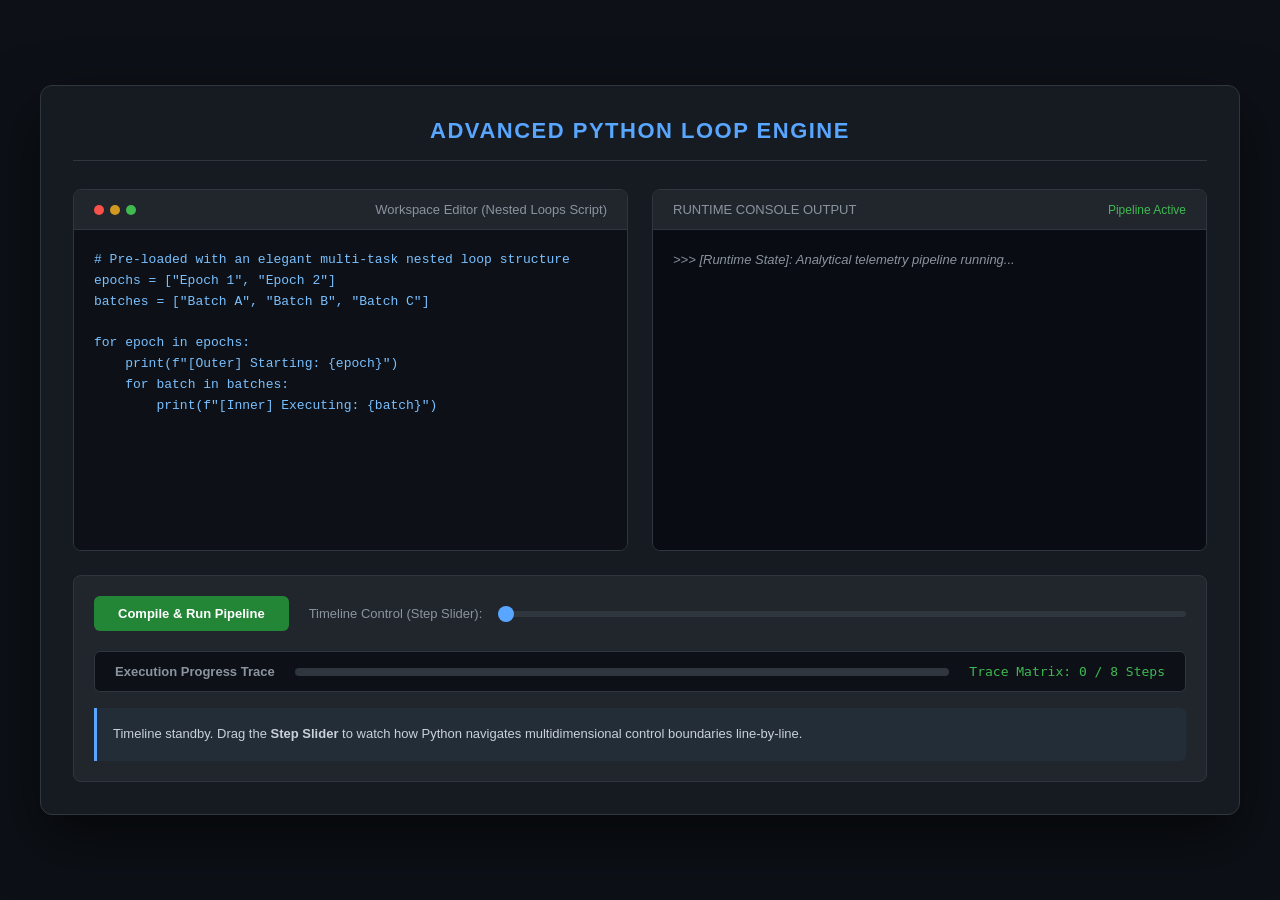
<file: SSP_v2/mvp/mvp.html>
<!DOCTYPE html>
<html lang="en">
<head>
    <meta charset="UTF-8">
    <meta name="viewport" content="width=device-width, initial-scale=1.0">
    <title>Advanced Python Loop Engine — Nested & Consecutive Tracker</title>
    <style>
        * {
            box-sizing: border-box;
            margin: 0;
            padding: 0;
            font-family: -apple-system, BlinkMacSystemFont, "Segoe UI", Roboto, Helvetica, Arial, sans-serif;
        }

        body {
            background-color: #0d1117;
            color: #c9d1d9;
            display: flex;
            justify-content: center;
            align-items: center;
            min-height: 100vh;
            padding: 24px;
        }

        .container {
            width: 100%;
            max-width: 1200px;
            background: #161b22;
            border-radius: 12px;
            box-shadow: 0 24px 60px rgba(0, 0, 0, 0.6);
            padding: 32px;
            border: 1px solid #30363d;
        }

        .header {
            text-align: center;
            margin-bottom: 28px;
            border-bottom: 1px solid #30363d;
            padding-bottom: 16px;
        }

        .header h1 {
            font-size: 22px;
            font-weight: 600;
            color: #58a6ff;
            text-transform: uppercase;
            letter-spacing: 1.5px;
        }

        .main-layout {
            display: grid;
            grid-template-columns: 1fr 1fr;
            gap: 24px;
            margin-bottom: 24px;
        }

        @media (max-width: 900px) {
            .main-layout {
                grid-template-columns: 1fr;
            }
        }

        .panel {
            background: #0d1117;
            border-radius: 8px;
            border: 1px solid #30363d;
            overflow: hidden;
            display: flex;
            flex-direction: column;
        }

        .panel-header {
            background: #21262d;
            padding: 12px 20px;
            font-weight: 500;
            font-size: 13px;
            color: #8b949e;
            display: flex;
            align-items: center;
            justify-content: space-between;
            border-bottom: 1px solid #30363d;
        }

        .dots {
            display: flex;
            gap: 6px;
        }

        .dot {
            width: 10px;
            height: 10px;
            border-radius: 50%;
        }
        .dot-red { background: #f85149; }
        .dot-yellow { background: #d29922; }
        .dot-green { background: #3fb950; }

        .code-editor {
            width: 100%;
            height: 320px;
            background: #0d1117;
            color: #79c0ff;
            border: none;
            padding: 20px;
            font-family: 'Fira Code', 'Courier New', Courier, monospace;
            font-size: 13px;
            line-height: 1.6;
            resize: none;
            outline: none;
        }

        .console-container {
            padding: 20px;
            font-family: 'Fira Code', 'Courier New', Courier, monospace;
            font-size: 13px;
            line-height: 1.6;
            background: #090d13;
            flex-grow: 1;
            min-height: 320px;
            max-height: 320px;
            overflow-y: auto;
        }

        .console-line {
            color: #c9d1d9;
            margin-bottom: 4px;
            white-space: pre-wrap;
        }

        .console-line.system { color: #8b949e; font-style: italic; }
        .console-line.outer { color: #ff7b72; font-weight: 500; }
        .console-line.inner { color: #79c0ff; padding-left: 16px; }
        .console-line.success { color: #56d364; font-weight: 600; }
        .console-line.error { color: #f85149; font-weight: 500; }

        .interactive-panel {
            background: #21262d;
            border-radius: 8px;
            padding: 20px;
            border: 1px solid #30363d;
        }

        .controls {
            display: flex;
            align-items: center;
            justify-content: space-between;
            gap: 20px;
            flex-wrap: wrap;
        }

        .btn {
            background: #1f6feb;
            color: #ffffff;
            border: none;
            padding: 10px 24px;
            font-size: 13px;
            font-weight: 600;
            border-radius: 6px;
            cursor: pointer;
            transition: background 0.2s, transform 0.1s;
        }

        .btn:hover { background: #388bfd; }
        .btn:active { transform: scale(0.98); }

        .slider-container {
            flex-grow: 1;
            display: flex;
            align-items: center;
            gap: 16px;
            min-width: 280px;
        }

        .slider-label {
            font-size: 13px;
            font-weight: 500;
            color: #8b949e;
            white-space: nowrap;
        }

        input[type=range] {
            -webkit-appearance: none;
            width: 100%;
            background: #30363d;
            height: 6px;
            border-radius: 3px;
            outline: none;
        }

        input[type=range]::-webkit-slider-thumb {
            -webkit-appearance: none;
            appearance: none;
            width: 16px;
            height: 16px;
            border-radius: 50%;
            background: #58a6ff;
            cursor: pointer;
        }

        .progress-bar-container {
            margin-top: 20px;
            background: #0d1117;
            border-radius: 6px;
            padding: 12px 20px;
            border: 1px solid #30363d;
            display: flex;
            align-items: center;
            justify-content: space-between;
            gap: 20px;
        }

        .progress-track {
            flex-grow: 1;
            background: #30363d;
            height: 8px;
            border-radius: 4px;
            overflow: hidden;
        }

        .progress-fill {
            height: 100%;
            background: #3fb950;
            width: 0%;
            transition: width 0.1s ease;
        }

        .progress-stats {
            font-family: monospace;
            font-size: 13px;
            color: #3fb950;
            white-space: nowrap;
            font-weight: 500;
        }

        .explanation-card {
            margin-top: 16px;
            background: rgba(88, 166, 255, 0.05);
            border-left: 3px solid #58a6ff;
            padding: 16px;
            border-radius: 0 6px 6px 0;
            font-size: 13px;
            line-height: 1.6;
            color: #c9d1d9;
        }

        .explanation-card span {
            font-weight: 600;
            color: #d29922;
        }
    </style>
</head>
<body>

<div class="container">
    <div class="header">
        <h1>Advanced Python Loop Engine</h1>
    </div>

    <div class="main-layout">
        <div class="panel">
            <div class="panel-header">
                <div class="dots">
                    <div class="dot dot-red"></div>
                    <div class="dot dot-yellow"></div>
                    <div class="dot dot-green"></div>
                </div>
                <span>Workspace Editor (Nested Loops Script)</span>
            </div>
            <textarea class="code-editor" id="code-input" spellcheck="false"># Pre-loaded with an elegant multi-task nested loop structure
epochs = ["Epoch 1", "Epoch 2"]
batches = ["Batch A", "Batch B", "Batch C"]

for epoch in epochs:
    print(f"[Outer] Starting: {epoch}")
    for batch in batches:
        print(f"[Inner] Executing: {batch}")</textarea>
        </div>

        <div class="panel">
            <div class="panel-header">
                <span>RUNTIME CONSOLE OUTPUT</span>
                <span id="loop-status" style="color: #3fb950; font-size: 12px; font-weight: 500;">Ready</span>
            </div>
            <div class="console-container" id="console-output"></div>
        </div>
    </div>

    <div class="interactive-panel">
        <div class="controls">
            <button class="btn" id="btn-compile" style="background: #238636;">Compile & Run Pipeline</button>
            
            <div class="slider-container">
                <span class="slider-label">Timeline Control (Step Slider):</span>
                <input type="range" id="loop-slider" min="0" max="0" value="0" disabled>
            </div>
        </div>

        <div class="progress-bar-container">
            <span style="font-size: 13px; font-weight: 600; color: #8b949e;">Execution Progress Trace</span>
            <div class="progress-track">
                <div class="progress-fill" id="progress-fill"></div>
            </div>
            <div class="progress-stats" id="progress-stats">Total Steps: 0 / 0</div>
        </div>

        <div class="explanation-card" id="explanation-text">
            Click <strong>[Compile & Run Pipeline]</strong> to parse the advanced loop logic block.
        </div>
    </div>
</div>

<script>
    let runtimeSteps = [];

    const codeInput = document.getElementById('code-input');
    const consoleOutput = document.getElementById('console-output');
    const slider = document.getElementById('loop-slider');
    const progressFill = document.getElementById('progress-fill');
    const progressStats = document.getElementById('progress-stats');
    const explanationText = document.getElementById('explanation-text');
    const loopStatus = document.getElementById('loop-status');
    const btnCompile = document.getElementById('btn-compile');

    // Advanced Static Code Analysis Engine to trace lines accurately
    function parseAndGenerateTimeline() {
        const codeText = codeInput.value;
        runtimeSteps = [];

        // Helper to extract element values inside lists safely
        function extractList(varName) {
            const regex = new RegExp(varName + '\\s*=\\s*\\[([\\s\\S]*?)\\]');
            const match = codeText.match(regex);
            if (!match) return null;
            const strRegex = /(?:"([^"\\]*(?:\\.[^"\\]*)*)"|'([^'\\]*(?:\\.[^'\\]*)*)')/g;
            let m, res = [];
            while ((m = strRegex.exec(match[1])) !== null) {
                res.push(m[1] !== undefined ? m[1] : m[2]);
            }
            return res;
        }

        // Checking if the mode is Nested Loop or Consecutive Loop
        if (codeText.includes('for batch in batches:') && codeText.includes('for epoch in epochs:')) {
            // Nested Mode
            const epochs = extractList('epochs') || ["Epoch 1", "Epoch 2"];
            const batches = extractList('batches') || ["Batch A", "Batch B", "Batch C"];

            epochs.forEach(e => {
                runtimeSteps.push({
                    type: 'outer',
                    text: `[Outer Loop] Entering -> ${e}`,
                    desc: `The interpreter advances the outer loop handle, assigning <span>"${e}"</span> to the reference variable <code>epoch</code>.`
                });
                batches.forEach(b => {
                    runtimeSteps.push({
                        type: 'inner',
                        text: `  [Inner Loop] Executing Sub-task -> ${b}`,
                        desc: `Inside the active block, the inner loop fires. The item variable <code>batch</code> holds <span>"${b}"</span>.`
                    });
                });
            });
        } 
        else if (codeText.includes('for model in models:') && codeText.includes('for dataset in datasets:')) {
            // Consecutive Mode
            const datasets = extractList('datasets') || ["Train Set", "Val Set"];
            const models = extractList('models') || ["ResNet", "U-Net"];

            datasets.forEach(d => {
                runtimeSteps.push({
                    type: 'outer',
                    text: `[First Loop] Loading Dataset -> ${d}`,
                    desc: `The <span>First independent loop</span> starts iterating over the dataset matrix, loading <span>"${d}"</span>.`
                });
            });
            runtimeSteps.push({
                type: 'system',
                text: `>>> First Loop Finished. Diverting execution control to the next structure block...`,
                desc: `The first loop finishes execution smoothly. Control flow steps directly into the adjacent loop structure block.`
            });
            models.forEach(m => {
                runtimeSteps.push({
                    type: 'inner',
                    text: `[Second Loop] Deploying Network Model -> ${m}`,
                    desc: `The <span>Second independent loop</span> initializes. The interpreter references structural asset: <span>"${m}"</span>.`
                });
            });
        }
        else {
            // Generic Error Handler if patterns don't match pre-defined presentation metrics
            consoleOutput.innerHTML = `<div class="console-line error">Compilation Notice: To demonstrate complex controls, please utilize the pre-loaded presentation structures (Nested/Consecutive) or tweak their array contents.</div>`;
            slider.disabled = true;
            return;
        }

        slider.max = runtimeSteps.length;
        slider.value = 0;
        slider.disabled = false;
        loopStatus.textContent = "Pipeline Active";
        loopStatus.style.color = "#3fb950";

        renderState(0);
    }

    function renderState(step) {
        consoleOutput.innerHTML = '';
        
        const baseLine = document.createElement('div');
        baseLine.className = 'console-line system';
        baseLine.textContent = `>>> [Runtime State]: Analytical telemetry pipeline running...`;
        consoleOutput.appendChild(baseLine);

        for (let i = 0; i < step; i++) {
            const current = runtimeSteps[i];
            const div = document.createElement('div');
            div.className = `console-line ${current.type}`;
            div.textContent = current.text;
            consoleOutput.appendChild(div);
        }

        const percentage = (step / runtimeSteps.length) * 100;
        progressFill.style.width = `${percentage}%`;
        progressStats.textContent = `Trace Matrix: ${step} / ${runtimeSteps.length} Steps`;

        if (step === 0) {
            explanationText.innerHTML = `Timeline standby. Drag the <strong>Step Slider</strong> to watch how Python navigates multidimensional control boundaries line-by-line.`;
        } else if (step <= runtimeSteps.length) {
            explanationText.innerHTML = runtimeSteps[step - 1].desc;
        }

        if (step === runtimeSteps.length && runtimeSteps.length > 0) {
            const completionLine = document.createElement('div');
            completionLine.className = 'console-line success';
            completionLine.style.marginTop = '8px';
            completionLine.textContent = `--- [Complex Pipeline Execution Finished Gracefully] ---`;
            consoleOutput.appendChild(completionLine);
        }

        consoleOutput.scrollTop = consoleOutput.scrollHeight;
    }

    btnCompile.addEventListener('click', parseAndGenerateTimeline);
    slider.addEventListener('input', (e) => {
        renderState(parseInt(e.target.value));
    });

    parseAndGenerateTimeline();
</script>

</body>
</html>
</file>
<file: SSP_v1/assets/css/styles.css>
﻿:root {
  --font-sans: Inter, -apple-system, BlinkMacSystemFont, "Segoe UI", Roboto, "Helvetica Neue", Arial, sans-serif;
  --font-mono: "JetBrains Mono", "Fira Code", "SFMono-Regular", Consolas, "Liberation Mono", monospace;

  --color-bg-main: #050505;
  --color-bg-section: #0b0b0d;
  --color-bg-card: #111114;
  --color-bg-card-hover: #16161a;
  --color-bg-code: #080a0e;
  --color-bg-input: #0f0f12;

  --color-text-primary: #f4f4f5;
  --color-text-secondary: #c7c7cc;
  --color-text-muted: #8e8e93;
  --color-text-subtle: #6f6f76;
  --color-text-inverse: #050505;

  --color-border-soft: #232329;
  --color-border-strong: #34343a;

  --color-accent-beige: #00f6ff;
  --color-accent-beige-soft: rgba(0, 246, 255, 0.22);
  --color-accent-sand: #00f6ff;
  --color-accent-sand-soft: rgba(0, 246, 255, 0.18);
  --color-accent-blue: #8ab4f8;
  --color-accent-blue-soft: rgba(138, 180, 248, 0.12);
  --color-accent-slate: #9aa0a6;
  --color-accent-slate-soft: rgba(154, 160, 166, 0.12);

  --text-xs: 12px;
  --text-sm: 14px;
  --text-base: 16px;
  --text-lg: 22px;
  --text-2xl: 36px;
  --text-hero: 48px;
  --radius-md: 10px;
  --radius-xl: 24px;

  --bg: var(--color-bg-main);
  --panel: var(--color-bg-card);
  --panel-strong: var(--color-bg-section);
  --ink: var(--color-text-primary);
  --muted: var(--color-text-muted);
  --line: var(--color-border-soft);
  --teal: var(--color-accent-beige);
  --teal-dark: var(--color-accent-sand);
  --coral: var(--color-accent-blue);
  --amber: var(--color-accent-beige);
  --green: #8fd19e;
  --red: #f87171;
  --shadow: 0 18px 44px rgba(0, 0, 0, 0.42);
}

* {
  box-sizing: border-box;
}

html {
  scroll-behavior: smooth;
}

body {
  margin: 0;
  min-width: 320px;
  background:
    radial-gradient(circle at top left, rgba(138, 180, 248, 0.05), transparent 35%),
    linear-gradient(180deg, #050505 0%, #07080a 100%);
  color: var(--color-text-primary);
  font-family: var(--font-sans);
  line-height: 1.55;
  letter-spacing: 0;
}

::selection {
  background-color: var(--color-accent-blue-soft);
  color: var(--color-accent-blue);
}

code {
  padding: 2px 6px;
  border: 1px solid var(--color-border-soft);
  border-radius: 6px;
  background-color: var(--color-bg-code);
  color: var(--color-accent-blue);
  font-family: var(--font-mono);
  font-size: 0.92em;
}

button,
input,
textarea,
select {
  font: inherit;
}

button {
  cursor: pointer;
}

img {
  display: block;
  max-width: 100%;
}

.app-shell {
  min-height: 100vh;
}

.topbar {
  position: sticky;
  top: 0;
  z-index: 20;
  display: flex;
  align-items: center;
  justify-content: space-between;
  gap: 18px;
  padding: 14px clamp(18px, 4vw, 48px);
  border-bottom: 1px solid rgba(217, 224, 219, 0.88);
  background: rgba(246, 247, 244, 0.94);
  backdrop-filter: blur(18px);
}

.brand {
  display: inline-flex;
  align-items: center;
  gap: 12px;
  color: inherit;
  text-decoration: none;
}

.brand-mark {
  display: grid;
  width: 42px;
  height: 42px;
  place-items: center;
  border-radius: 8px;
  background: var(--teal);
  color: #ffffff;
  font-weight: 800;
}

.brand strong,
.brand small {
  display: block;
}

.brand small {
  color: var(--muted);
  font-size: 12px;
}

.main-nav,
.toolbar,
.card-actions {
  display: flex;
  align-items: center;
  gap: 10px;
  flex-wrap: wrap;
}

.nav-button,
.primary-button,
.secondary-button,
.ghost-button,
.danger-button,
.icon-button,
.small-icon-button {
  border: 1px solid transparent;
  border-radius: 8px;
  min-height: 40px;
  padding: 9px 14px;
  transition: transform 160ms ease, background 160ms ease, border-color 160ms ease;
}

.nav-button {
  display: inline-flex;
  align-items: center;
  gap: 6px;
  background: transparent;
  color: var(--muted);
}

.nav-button.is-active,
.nav-button:hover {
  background: #e8f1ee;
  color: var(--teal-dark);
}

.language-button {
  border-color: var(--line);
  background: #ffffff;
  color: var(--teal-dark);
}

.primary-button {
  background: var(--teal);
  color: #ffffff;
  border-color: var(--teal);
  font-weight: 700;
}

.primary-button:hover {
  background: var(--teal-dark);
  transform: translateY(-1px);
}

.secondary-button,
.ghost-button {
  background: #ffffff;
  color: var(--teal-dark);
  border-color: var(--line);
  font-weight: 700;
}

.secondary-button:hover,
.ghost-button:hover {
  border-color: var(--teal);
}

.danger-button {
  background: #fff5f2;
  color: var(--red);
  border-color: #efc7c0;
  font-weight: 700;
}

.icon-button,
.small-icon-button {
  display: grid;
  width: 42px;
  min-width: 42px;
  padding: 0;
  place-items: center;
  background: var(--teal);
  color: #ffffff;
  font-size: 20px;
  font-weight: 800;
}

.small-icon-button {
  width: 30px;
  min-width: 30px;
  min-height: 30px;
  background: #f3e7e4;
  color: var(--red);
}

main {
  padding: 0 clamp(18px, 4vw, 48px) 56px;
}

.hero-band {
  display: grid;
  grid-template-columns: minmax(0, 0.78fr) minmax(360px, 1.22fr);
  gap: 22px;
  align-items: stretch;
  padding: 38px 0 24px;
}

.hero-copy {
  display: flex;
  min-height: 360px;
  flex-direction: column;
  justify-content: center;
  border-bottom: 1px solid var(--line);
}

.learning-dashboard {
  display: grid;
  grid-template-columns: minmax(0, 0.9fr) minmax(260px, 1.1fr);
  gap: 14px;
  padding: 16px;
  border: 1px solid var(--line);
  border-radius: 8px;
  background: #ffffff;
  box-shadow: var(--shadow);
}

.dashboard-metrics {
  display: grid;
  grid-template-columns: repeat(2, minmax(0, 1fr));
  gap: 10px;
}

.metric-tile {
  display: grid;
  align-content: center;
  min-height: 96px;
  padding: 14px;
  border: 1px solid var(--line);
  border-radius: 8px;
  background: #fbfcfb;
}

.metric-tile strong {
  color: var(--teal-dark);
  font-size: 34px;
  line-height: 1;
}

.metric-tile span {
  color: var(--muted);
  font-size: 13px;
  font-weight: 800;
}

.focus-panel {
  display: grid;
  grid-template-columns: minmax(0, 1fr) auto;
  gap: 16px;
  align-items: center;
  min-height: 200px;
  padding: 16px;
  border: 1px solid rgba(18, 109, 101, 0.18);
  border-radius: 8px;
  background: #e8f1ee;
}

.focus-panel p:last-child {
  color: var(--muted);
  margin-bottom: 0;
}

.progress-dial {
  display: grid;
  width: 110px;
  height: 110px;
  place-items: center;
  border-radius: 50%;
  background:
    conic-gradient(var(--teal) calc(var(--progress) * 1%), #d8e5df 0),
    #d8e5df;
}

.progress-dial span {
  display: grid;
  width: 74px;
  height: 74px;
  place-items: center;
  border-radius: 50%;
  background: #ffffff;
  color: var(--teal-dark);
  font-weight: 900;
}

.mini-flow {
  grid-column: 1 / -1;
  display: grid;
  grid-template-columns: repeat(5, minmax(0, 1fr));
  gap: 8px;
}

.flow-node {
  display: grid;
  gap: 7px;
  min-height: 58px;
  padding: 10px;
  border: 1px solid var(--line);
  border-radius: 8px;
  background: #fbfcfb;
  color: var(--ink);
  text-align: left;
}

.flow-node span {
  font-size: 12px;
  font-weight: 800;
}

.flow-node i {
  display: block;
  height: 7px;
  border-radius: 999px;
  background: var(--coral);
}

.flow-node.is-active {
  border-color: var(--teal);
  background: #f0f7f4;
}

.eyebrow {
  margin: 0 0 8px;
  color: var(--teal);
  font-size: 13px;
  font-weight: 800;
}

h1,
h2,
h3,
h4,
p {
  margin-top: 0;
}

h1 {
  max-width: 900px;
  margin-bottom: 16px;
  font-size: 42px;
  line-height: 1.16;
}

h2 {
  margin-bottom: 8px;
  font-size: 30px;
  line-height: 1.22;
}

h3 {
  margin-bottom: 8px;
  font-size: 20px;
}

h4 {
  margin-bottom: 6px;
  font-size: 15px;
}

.hero-copy p:last-child,
.section-heading p {
  max-width: 720px;
  color: var(--muted);
}

.cycle-board {
  display: grid;
  grid-template-columns: repeat(2, minmax(0, 1fr));
  gap: 12px;
  align-content: center;
  min-height: 300px;
  padding: 22px;
  border: 1px solid var(--line);
  border-radius: 8px;
  background:
    linear-gradient(135deg, rgba(18, 109, 101, 0.12), transparent 38%),
    linear-gradient(315deg, rgba(200, 82, 69, 0.12), transparent 42%),
    #ffffff;
  box-shadow: var(--shadow);
}

.cycle-step {
  display: grid;
  min-height: 102px;
  place-items: center;
  border: 1px solid rgba(18, 109, 101, 0.16);
  border-radius: 8px;
  background: rgba(255, 255, 255, 0.82);
  color: var(--teal-dark);
  font-weight: 800;
  text-align: center;
}

.research-band {
  display: grid;
  grid-template-columns: minmax(0, 0.85fr) minmax(320px, 1fr);
  gap: 20px;
  align-items: start;
  margin: 6px 0 24px;
  padding: 22px;
  border: 1px solid var(--line);
  border-radius: 8px;
  background: #ffffff;
  box-shadow: var(--shadow);
}

.research-band p {
  color: var(--muted);
}

.research-list {
  display: grid;
  gap: 10px;
  margin: 0;
  padding-left: 20px;
}

.research-list li::marker {
  color: var(--teal);
}

.source-strip {
  grid-column: 1 / -1;
  display: flex;
  flex-wrap: wrap;
  gap: 10px;
  align-items: center;
  padding-top: 12px;
  border-top: 1px solid var(--line);
}

.source-strip a {
  display: inline-flex;
  min-height: 30px;
  align-items: center;
  padding: 4px 10px;
  border: 1px solid var(--line);
  border-radius: 999px;
  color: var(--teal-dark);
  text-decoration: none;
  font-size: 13px;
  font-weight: 700;
}

.source-strip a:hover {
  border-color: var(--teal);
  background: #e8f1ee;
}

.view {
  display: none;
}

.view.is-active {
  display: block;
}

.section-heading,
.workspace-title {
  display: flex;
  align-items: end;
  justify-content: space-between;
  gap: 24px;
  margin: 24px 0 18px;
}

.challenge-grid {
  display: grid;
  grid-template-columns: repeat(3, minmax(0, 1fr));
  gap: 18px;
}

.category-tabs {
  display: grid;
  grid-template-columns: repeat(5, minmax(0, 1fr));
  gap: 10px;
  margin: 18px 0 14px;
}

.category-tab {
  display: grid;
  gap: 4px;
  min-height: 86px;
  padding: 14px;
  border: 1px solid var(--line);
  border-radius: 8px;
  background: #ffffff;
  color: var(--ink);
  text-align: left;
  box-shadow: 0 8px 22px rgba(31, 41, 51, 0.05);
}

.category-tab strong {
  font-size: 15px;
}

.category-tab span {
  color: var(--muted);
  font-size: 12px;
  font-weight: 700;
}

.category-tab:hover,
.category-tab.is-active {
  border-color: var(--teal);
  background: #e8f1ee;
  color: var(--teal-dark);
}

.category-summary {
  display: flex;
  align-items: center;
  justify-content: space-between;
  gap: 14px;
  margin-bottom: 16px;
  padding: 16px;
  border: 1px solid var(--line);
  border-radius: 8px;
  background: #ffffff;
}

.knowledge-map {
  display: grid;
  grid-template-columns: repeat(5, minmax(0, 1fr));
  gap: 10px;
  margin: 12px 0 14px;
  padding: 16px;
  border: 1px solid var(--line);
  border-radius: 8px;
  background: #ffffff;
  box-shadow: var(--shadow);
}

.map-node {
  display: grid;
  grid-template-rows: auto 120px auto auto;
  gap: 8px;
  align-items: end;
  min-height: 210px;
  padding: 12px;
  border: 1px solid var(--line);
  border-radius: 8px;
  background: #fbfcfb;
  color: var(--ink);
  text-align: center;
}

.map-node:hover,
.map-node.is-active {
  border-color: var(--teal);
  background: #e8f1ee;
}

.map-index {
  display: grid;
  width: 30px;
  height: 30px;
  place-items: center;
  justify-self: center;
  border-radius: 8px;
  background: #ffffff;
  color: var(--teal-dark);
  font-weight: 900;
}

.map-bar {
  display: block;
  width: 38px;
  justify-self: center;
  border-radius: 8px 8px 0 0;
  background: linear-gradient(180deg, var(--coral), var(--teal));
}

.map-node strong {
  font-size: 14px;
}

.map-node small {
  color: var(--muted);
  font-weight: 800;
}

.type-bars {
  display: grid;
  gap: 12px;
  margin-bottom: 18px;
  padding: 16px;
  border: 1px solid var(--line);
  border-radius: 8px;
  background: #ffffff;
}

.type-bars-title {
  display: flex;
  justify-content: space-between;
  gap: 12px;
}

.type-bars-title p {
  color: var(--muted);
  margin-bottom: 0;
}

.type-bar-list {
  display: grid;
  gap: 9px;
}

.type-bar-row {
  display: grid;
  grid-template-columns: 180px minmax(0, 1fr) 44px;
  gap: 10px;
  align-items: center;
}

.type-bar-row span,
.type-bar-row strong {
  font-size: 13px;
  font-weight: 800;
}

.type-bar-track {
  height: 12px;
  overflow: hidden;
  border-radius: 999px;
  background: #e8ece8;
}

.type-bar-track i {
  display: block;
  height: 100%;
  border-radius: 999px;
  background: var(--teal);
}

.category-summary h3 {
  margin-bottom: 4px;
}

.category-summary p {
  margin-bottom: 0;
  color: var(--muted);
}

.challenge-card,
.workspace-card,
.summary-panel,
.portfolio-card {
  border: 1px solid var(--line);
  border-radius: 8px;
  background: var(--panel);
  box-shadow: var(--shadow);
}

.exam-card {
  border-top: 4px solid var(--amber);
}

.exam-card-top {
  display: flex;
  flex-wrap: wrap;
  gap: 8px;
  padding: 14px 14px 0;
}

.challenge-card {
  display: flex;
  min-height: 100%;
  flex-direction: column;
  overflow: hidden;
}

.challenge-card > img {
  width: 100%;
  height: 174px;
  object-fit: cover;
  background: var(--panel-strong);
}

.challenge-body {
  display: flex;
  flex: 1;
  flex-direction: column;
  gap: 12px;
  padding: 18px;
}

.challenge-body p {
  color: var(--muted);
}

.challenge-meta,
.concept-list,
.user-list {
  display: flex;
  flex-wrap: wrap;
  gap: 8px;
}

.challenge-meta span,
.concept-list span,
.user-list span,
.status-pill {
  display: inline-flex;
  align-items: center;
  min-height: 28px;
  padding: 4px 9px;
  border: 1px solid var(--line);
  border-radius: 999px;
  background: #f8faf8;
  color: var(--muted);
  font-size: 12px;
  font-weight: 700;
}

.card-actions {
  justify-content: space-between;
  margin-top: auto;
}

.studio-layout {
  display: grid;
  grid-template-columns: 300px minmax(0, 1fr);
  gap: 20px;
  align-items: start;
}

.studio-rail {
  position: sticky;
  top: 88px;
  display: grid;
  gap: 14px;
}

.summary-panel {
  padding: 14px;
}

.summary-panel img {
  width: 100%;
  height: 134px;
  object-fit: cover;
  border-radius: 8px;
  margin-bottom: 12px;
}

.summary-panel p {
  color: var(--muted);
}

.step-nav {
  display: grid;
  gap: 6px;
  padding: 10px;
  border: 1px solid var(--line);
  border-radius: 8px;
  background: #ffffff;
}

.step-nav a {
  border-radius: 8px;
  color: var(--ink);
  padding: 10px 12px;
  text-decoration: none;
}

.step-nav a:hover {
  background: #e8f1ee;
  color: var(--teal-dark);
}

.workspace {
  display: grid;
  gap: 16px;
}

.workspace-card {
  padding: 22px;
  scroll-margin-top: 92px;
}

.card-heading {
  display: flex;
  gap: 14px;
  margin-bottom: 18px;
}

.card-heading p,
.mini-heading p {
  color: var(--muted);
  margin-bottom: 0;
}

.step-badge {
  display: grid;
  width: 38px;
  height: 38px;
  flex: 0 0 38px;
  place-items: center;
  border-radius: 8px;
  background: #e8f1ee;
  color: var(--teal-dark);
  font-weight: 900;
}

.save-status {
  display: inline-flex;
  align-items: center;
  min-height: 32px;
  padding: 5px 10px;
  border: 1px solid var(--line);
  border-radius: 999px;
  color: var(--muted);
  font-size: 13px;
}

.field,
.compact-field {
  display: grid;
  gap: 8px;
  margin-bottom: 14px;
}

.field span,
.compact-field span {
  color: #344054;
  font-size: 14px;
  font-weight: 800;
}

textarea,
input,
select {
  width: 100%;
  border: 1px solid var(--line);
  border-radius: 8px;
  background: #fbfcfb;
  color: var(--ink);
  outline: none;
}

textarea,
input {
  padding: 12px;
}

select {
  min-height: 42px;
  padding: 8px 10px;
}

textarea:focus,
input:focus,
select:focus {
  border-color: var(--teal);
  box-shadow: 0 0 0 3px rgba(18, 109, 101, 0.12);
}

textarea[readonly] {
  background: #f2f5f3;
  color: #344054;
  cursor: default;
}

.field-grid,
.builder-grid {
  display: grid;
  grid-template-columns: repeat(2, minmax(0, 1fr));
  gap: 16px;
}

.builder-column {
  display: grid;
  align-content: start;
  gap: 10px;
  padding: 14px;
  border: 1px solid var(--line);
  border-radius: 8px;
  background: #fbfcfb;
}

.editable-list {
  display: grid;
  gap: 8px;
  margin: 0;
  padding: 0;
  list-style: none;
}

.keyword-chips {
  display: flex;
  flex-wrap: wrap;
  gap: 8px;
  margin: 0;
  padding: 0;
  list-style: none;
}

.keyword-chips li,
.keyword-chips span {
  display: inline-flex;
  align-items: center;
}

.keyword-chips span,
.keyword-chips li > span {
  min-height: 32px;
  padding: 6px 10px;
  border: 1px solid rgba(18, 109, 101, 0.2);
  border-radius: 999px;
  background: #e8f1ee;
  color: var(--teal-dark);
  font-weight: 800;
}

.editable-list.ordered {
  counter-reset: step;
}

.editable-list li {
  display: grid;
  grid-template-columns: minmax(0, 1fr) auto;
  gap: 8px;
  align-items: start;
  padding: 9px;
  border: 1px solid var(--line);
  border-radius: 8px;
  background: #ffffff;
}

.move-buttons {
  display: flex;
  gap: 6px;
}

.operation-list {
  display: grid;
  gap: 8px;
  margin: 12px 0 0;
  padding-left: 24px;
}

.operation-list li {
  display: grid;
  grid-template-columns: 36px minmax(0, 1fr) auto;
  gap: 10px;
  align-items: center;
  padding: 10px;
  border: 1px solid var(--line);
  border-radius: 8px;
  background: #ffffff;
}

.operation-list b {
  display: grid;
  width: 30px;
  height: 30px;
  place-items: center;
  border-radius: 8px;
  background: #e8f1ee;
  color: var(--teal-dark);
}

.exam-layout {
  display: grid;
  grid-template-columns: 300px minmax(0, 1fr);
  gap: 20px;
  align-items: start;
}

.question-text {
  white-space: pre-wrap;
  font-size: 14px;
}

.option-list {
  display: grid;
  gap: 10px;
  margin-top: 16px;
}

.option-item {
  display: grid;
  grid-template-columns: auto 34px minmax(0, 1fr);
  gap: 10px;
  align-items: start;
  padding: 12px;
  border: 1px solid var(--line);
  border-radius: 8px;
  background: #fbfcfb;
}

.option-item input {
  width: auto;
  margin-top: 5px;
}

.option-label {
  display: grid;
  width: 28px;
  height: 28px;
  place-items: center;
  border-radius: 8px;
  background: #e8f1ee;
  color: var(--teal-dark);
  font-weight: 900;
}

.answer-note {
  margin: 0 0 14px;
  color: var(--muted);
}

.editable-list.ordered li {
  counter-increment: step;
}

.editable-list.ordered li span::before {
  content: counter(step) ". ";
  color: var(--teal);
  font-weight: 900;
}

.editable-list [contenteditable] {
  min-height: 30px;
  outline: none;
}

.inline-input {
  display: grid;
  grid-template-columns: minmax(0, 1fr) auto;
  gap: 8px;
}

.compact-field {
  min-width: 240px;
  margin-bottom: 0;
}

.code-editor {
  min-height: 430px;
  background: #18221f;
  color: #eef8f3;
  font-family: Consolas, "SFMono-Regular", Menlo, monospace;
  font-size: 14px;
  line-height: 1.55;
  tab-size: 2;
}

.test-results {
  display: grid;
  gap: 10px;
}

.empty-state {
  padding: 18px;
  border: 1px dashed var(--line);
  border-radius: 8px;
  background: #fbfcfb;
}

.empty-state.large {
  padding: 36px;
}

.empty-state p {
  color: var(--muted);
  margin-bottom: 0;
}

.result-summary {
  display: flex;
  justify-content: space-between;
  gap: 14px;
  padding: 12px 14px;
  border-radius: 8px;
  background: #e8f1ee;
  color: var(--teal-dark);
}

.result-card {
  border-left: 5px solid var(--line);
  border-radius: 8px;
  background: #fbfcfb;
  padding: 14px;
}

.result-card.passed {
  border-left-color: var(--green);
}

.result-card.failed {
  border-left-color: var(--red);
}

pre {
  overflow-x: auto;
  margin: 10px 0 0;
  padding: 12px;
  border-radius: 8px;
  background: #17211e;
  color: #eaf4ef;
  font-family: Consolas, "SFMono-Regular", Menlo, monospace;
  font-size: 13px;
  white-space: pre-wrap;
}

.debug-guide {
  display: grid;
  gap: 12px;
  margin-bottom: 14px;
  padding: 16px;
  border: 1px solid #e7d5ba;
  border-radius: 8px;
  background: #fff9ee;
}

.debug-guide ul {
  margin: 0;
  padding-left: 20px;
}

.prompt-nudge {
  display: grid;
  gap: 4px;
  padding: 12px;
  border-radius: 8px;
  background: #ffffff;
}

.reflection-list {
  display: grid;
  gap: 4px;
}

.portfolio-list {
  display: grid;
  gap: 16px;
}

.portfolio-card {
  display: grid;
  grid-template-columns: 220px minmax(0, 1fr);
  gap: 18px;
  padding: 16px;
}

.portfolio-card > img {
  width: 100%;
  height: 160px;
  border-radius: 8px;
  object-fit: cover;
}

details {
  margin: 12px 0;
}

summary {
  color: var(--teal-dark);
  cursor: pointer;
  font-weight: 800;
}

@media (max-width: 1080px) {
  .hero-band,
  .studio-layout,
  .exam-layout,
  .research-band {
    grid-template-columns: 1fr;
  }

  .learning-dashboard {
    grid-template-columns: 1fr;
  }

  .studio-rail {
    position: static;
  }

  .step-nav {
    grid-template-columns: repeat(3, minmax(0, 1fr));
  }

  .challenge-grid {
    grid-template-columns: repeat(2, minmax(0, 1fr));
  }

  .category-tabs {
    grid-template-columns: repeat(3, minmax(0, 1fr));
  }

  .knowledge-map,
  .mini-flow {
    grid-template-columns: repeat(3, minmax(0, 1fr));
  }
}

@media (max-width: 760px) {
  .topbar,
  .section-heading,
  .workspace-title,
  .result-summary {
    align-items: stretch;
    flex-direction: column;
  }

  .main-nav {
    width: 100%;
  }

  .nav-button {
    flex: 1;
    justify-content: center;
  }

  h1 {
    font-size: 32px;
  }

  h2 {
    font-size: 25px;
  }

  .challenge-grid,
  .category-tabs,
  .knowledge-map,
  .mini-flow,
  .field-grid,
  .builder-grid,
  .portfolio-card,
  .cycle-board {
    grid-template-columns: 1fr;
  }

  .step-nav {
    grid-template-columns: 1fr 1fr;
  }

  .category-summary {
    align-items: stretch;
    flex-direction: column;
  }

  .workspace-card {
    padding: 16px;
  }
}

@media (max-width: 480px) {
  main {
    padding-inline: 12px;
  }

  .topbar {
    padding-inline: 12px;
  }

  .nav-button {
    min-width: 100%;
  }

  .toolbar,
  .card-actions {
    align-items: stretch;
    flex-direction: column;
  }

  .primary-button,
  .secondary-button,
  .danger-button,
  .ghost-button {
    width: 100%;
  }
}

/* Dark professional theme refinements */
.topbar {
  border-bottom-color: rgba(38, 50, 71, 0.92);
  background: rgba(13, 17, 23, 0.92);
}

.nav-button.is-active,
.nav-button:hover,
.language-button,
.secondary-button,
.ghost-button,
.challenge-card,
.workspace-card,
.summary-panel,
.portfolio-card,
.learning-dashboard,
.category-tab,
.category-summary,
.knowledge-map,
.type-bars,
.builder-column,
.editable-list li,
.operation-list li,
.option-item,
.result-card,
.empty-state,
.prompt-nudge,
.flow-node,
.map-node {
  background: #111827;
}

.metric-tile,
textarea,
input,
select,
.step-nav,
.source-strip a {
  background: #0f1724;
}

.focus-panel,
.category-tab:hover,
.category-tab.is-active,
.map-node:hover,
.map-node.is-active,
.flow-node.is-active,
.result-summary,
.step-badge,
.operation-list b,
.option-label,
.keyword-chips span,
.keyword-chips li > span {
  background: rgba(0, 212, 255, 0.12);
}

.progress-dial span,
.map-index {
  background: #0d1117;
}

textarea[readonly] {
  background: #121c2c;
  color: var(--muted);
}

.danger-button {
  background: rgba(255, 107, 107, 0.1);
}

.debug-guide {
  background: rgba(246, 193, 92, 0.12);
}

.small-icon-button {
  background: rgba(255, 77, 141, 0.16);
  color: var(--coral);
}

.primary-button {
  color: #071018;
}

.execution-visual {
  display: grid;
  gap: 14px;
}

.viz-head {
  display: flex;
  justify-content: space-between;
  gap: 14px;
  align-items: start;
}

.viz-counter {
  display: inline-flex;
  align-items: center;
  min-height: 30px;
  padding: 4px 10px;
  border: 1px solid var(--line);
  border-radius: 999px;
  color: var(--muted);
  font-weight: 800;
}

.viz-stage {
  display: grid;
  grid-template-columns: minmax(220px, 0.86fr) minmax(0, 1.14fr);
  gap: 14px;
}

.viz-code {
  display: grid;
  gap: 7px;
  padding: 12px;
  border: 1px solid var(--line);
  border-radius: 8px;
  background: #0b1220;
}

.viz-code div {
  display: grid;
  grid-template-columns: 28px minmax(0, 1fr);
  gap: 10px;
  align-items: center;
  min-height: 32px;
  padding: 6px 8px;
  border-radius: 8px;
  color: var(--muted);
  font-family: Consolas, "SFMono-Regular", Menlo, monospace;
  font-size: 13px;
}

.viz-code div.is-hot {
  background: rgba(255, 77, 141, 0.16);
  color: #ffffff;
}

.viz-code b {
  color: var(--teal);
}

.viz-canvas {
  position: relative;
  display: flex;
  min-height: 168px;
  align-items: center;
  justify-content: center;
  gap: 12px;
  overflow: hidden;
  border: 1px solid rgba(0, 212, 255, 0.18);
  border-radius: 8px;
  background:
    linear-gradient(90deg, rgba(0, 212, 255, 0.08) 1px, transparent 1px),
    linear-gradient(180deg, rgba(0, 212, 255, 0.06) 1px, transparent 1px),
    #070b12;
  background-size: 28px 28px;
}

.viz-block {
  display: grid;
  min-width: 72px;
  min-height: 54px;
  place-items: center;
  border: 1px solid rgba(0, 212, 255, 0.42);
  border-radius: 8px;
  background: rgba(0, 212, 255, 0.12);
  color: #dffbff;
  font-weight: 900;
  box-shadow: 0 0 18px rgba(0, 212, 255, 0.12);
  transform: translateY(0);
  transition: transform 360ms ease, background 360ms ease, box-shadow 360ms ease, border-color 360ms ease;
}

.viz-block.is-active {
  border-color: rgba(255, 77, 141, 0.8);
  background: rgba(255, 77, 141, 0.2);
  box-shadow: 0 0 26px rgba(255, 77, 141, 0.28);
  transform: translateY(-14px);
}

.viz-note {
  min-height: 36px;
  padding: 10px 12px;
  border-left: 3px solid var(--teal);
  color: var(--muted);
  background: #0f1724;
}

.viz-controls {
  display: flex;
  gap: 8px;
}

.viz-controls button {
  min-height: 36px;
  padding: 6px 13px;
  border: 1px solid var(--line);
  border-radius: 8px;
  background: #0f1724;
  color: var(--ink);
  font-weight: 800;
}

.viz-controls button:hover {
  border-color: var(--teal);
  color: var(--teal-dark);
}

@media (max-width: 760px) {
  .viz-stage {
    grid-template-columns: 1fr;
  }

  .viz-canvas {
    flex-wrap: wrap;
  }
}

/* Final visual system: restrained dark surface, bright blue actions, blue technical cues. */
.tag {
  display: inline-flex;
  align-items: center;
  gap: 6px;
  height: 28px;
  padding: 0 10px;
  border: 1px solid transparent;
  border-radius: 999px;
  font-size: var(--text-xs);
  font-weight: 500;
}

.tag-beige {
  border-color: rgba(0, 246, 255, 0.3);
  background-color: var(--color-accent-beige-soft);
  color: var(--color-accent-beige);
}

.tag-sand {
  border-color: rgba(214, 243, 255, 0.25);
  background-color: var(--color-accent-sand-soft);
  color: var(--color-accent-sand);
}

.tag-blue {
  border-color: rgba(138, 180, 248, 0.25);
  background-color: var(--color-accent-blue-soft);
  color: var(--color-accent-blue);
}

.tag-slate {
  border-color: rgba(154, 160, 166, 0.25);
  background-color: var(--color-accent-slate-soft);
  color: var(--color-accent-slate);
}

body {
  background:
    radial-gradient(circle at top left, rgba(138, 180, 248, 0.05), transparent 35%),
    linear-gradient(180deg, #050505 0%, #07080a 100%);
  color: var(--color-text-primary);
}

.app-shell {
  background:
    linear-gradient(90deg, rgba(255, 255, 255, 0.025) 1px, transparent 1px),
    linear-gradient(180deg, rgba(255, 255, 255, 0.018) 1px, transparent 1px);
  background-size: 44px 44px;
}

.topbar {
  border-bottom: 1px solid rgba(35, 35, 41, 0.92);
  background: rgba(5, 5, 5, 0.88);
  backdrop-filter: blur(18px);
}

.brand {
  color: var(--color-text-primary);
}

.brand-mark {
  border: 1px solid rgba(0, 246, 255, 0.5);
  background: var(--color-accent-beige);
  color: var(--color-text-inverse);
  box-shadow: 0 0 18px rgba(0, 246, 255, 0.22);
}

.brand small,
.hero-copy p:last-child,
.section-heading p,
.category-summary p,
.challenge-body p,
.summary-panel p,
.card-heading p,
.mini-heading p,
.type-bars-title p,
.map-node small,
.answer-note,
.empty-state p,
.viz-note {
  color: var(--color-text-muted);
}

.eyebrow,
.metric-tile strong,
.category-tab.is-active strong,
.category-tab:hover strong,
.source-strip a,
.step-nav a:hover,
.operation-list b,
.option-label,
.viz-code b {
  color: var(--color-accent-beige);
}

h1 {
  font-size: var(--text-hero);
  line-height: 1.08;
}

h2 {
  font-size: var(--text-2xl);
}

h3 {
  font-size: var(--text-lg);
}

.nav-button,
.primary-button,
.secondary-button,
.ghost-button,
.danger-button,
.icon-button,
.small-icon-button,
.button-primary {
  border-radius: var(--radius-md);
}

.primary-button,
.button-primary {
  display: inline-flex;
  align-items: center;
  justify-content: center;
  min-height: 42px;
  padding: 0 18px;
  border: 1px solid rgba(0, 246, 255, 0.52);
  background-color: var(--color-accent-beige);
  color: var(--color-text-inverse);
  font-size: var(--text-sm);
  font-weight: 700;
  box-shadow: none;
}

.primary-button:hover,
.button-primary:hover {
  background-color: #7cf9ff;
  box-shadow: 0 0 16px rgba(0, 246, 255, 0.28);
  transform: translateY(-1px);
}

.secondary-button,
.ghost-button,
.language-button,
.viz-controls button {
  border-color: var(--color-border-soft);
  background: var(--color-bg-input);
  color: var(--color-text-secondary);
}

.secondary-button:hover,
.ghost-button:hover,
.language-button:hover,
.viz-controls button:hover {
  border-color: rgba(0, 246, 255, 0.4);
  background: var(--color-bg-card-hover);
  color: var(--color-accent-beige);
}

.nav-button {
  color: var(--color-text-muted);
}

.nav-button.is-active,
.nav-button:hover {
  border-color: rgba(0, 246, 255, 0.36);
  background: var(--color-accent-beige-soft);
  color: var(--color-accent-beige);
}

.danger-button {
  border-color: rgba(248, 113, 113, 0.28);
  background: rgba(248, 113, 113, 0.1);
  color: #fca5a5;
}

.icon-button {
  border-color: rgba(0, 246, 255, 0.5);
  background: var(--color-accent-beige);
  color: var(--color-text-inverse);
}

.small-icon-button {
  border-color: rgba(138, 180, 248, 0.24);
  background: var(--color-accent-blue-soft);
  color: var(--color-accent-blue);
}

.hero-copy {
  border-bottom-color: var(--color-border-soft);
}

.learning-dashboard,
.challenge-card,
.workspace-card,
.summary-panel,
.portfolio-card,
.category-tab,
.category-summary,
.knowledge-map,
.type-bars,
.builder-column,
.editable-list li,
.operation-list li,
.option-item,
.result-card,
.empty-state,
.prompt-nudge,
.flow-node,
.map-node,
.step-nav,
.source-strip a,
.metric-tile {
  border-color: var(--color-border-soft);
  background: var(--color-bg-card);
  color: var(--color-text-primary);
  box-shadow: 0 18px 44px rgba(0, 0, 0, 0.34);
}

.learning-dashboard,
.knowledge-map,
.type-bars {
  background:
    linear-gradient(180deg, rgba(255, 255, 255, 0.025), transparent 48%),
    var(--color-bg-card);
}

.challenge-card,
.workspace-card,
.summary-panel,
.portfolio-card {
  box-shadow: 0 18px 44px rgba(0, 0, 0, 0.34);
}

.challenge-card:hover,
.category-tab:hover,
.category-tab.is-active,
.map-node:hover,
.map-node.is-active,
.flow-node.is-active,
.option-item:hover {
  border-color: rgba(0, 246, 255, 0.4);
  background: var(--color-bg-card-hover);
}

.metric-tile,
textarea,
input,
select,
.step-nav,
.source-strip a,
.code-editor,
pre,
.question-text,
.viz-code,
.viz-note,
.viz-controls button {
  background: var(--color-bg-code);
}

.focus-panel,
.result-summary,
.step-badge,
.operation-list b,
.option-label,
.keyword-chips span,
.keyword-chips li > span {
  border-color: rgba(0, 246, 255, 0.3);
  background: var(--color-accent-beige-soft);
  color: var(--color-accent-beige);
}

.progress-dial {
  background:
    conic-gradient(var(--color-accent-beige) calc(var(--progress) * 1%), var(--color-border-soft) 0),
    var(--color-border-soft);
}

.progress-dial span,
.map-index {
  background: var(--color-bg-main);
  color: var(--color-accent-beige);
}

.flow-node i,
.type-bar-track i {
  background: linear-gradient(90deg, var(--color-accent-beige), var(--color-accent-blue));
}

.map-bar {
  background: linear-gradient(180deg, var(--color-accent-blue), var(--color-accent-beige));
}

.type-bar-track {
  background: var(--color-border-soft);
}

.challenge-meta span,
.status-pill {
  border-color: rgba(0, 246, 255, 0.3);
  background-color: var(--color-accent-beige-soft);
  color: var(--color-accent-beige);
}

.concept-list span,
.keyword-chips span,
.keyword-chips li > span {
  border-color: rgba(138, 180, 248, 0.25);
  background-color: var(--color-accent-blue-soft);
  color: var(--color-accent-blue);
}

.user-list span,
.save-status,
.viz-counter {
  border-color: rgba(154, 160, 166, 0.25);
  background-color: var(--color-accent-slate-soft);
  color: var(--color-accent-slate);
}

.field span,
.compact-field span {
  color: var(--color-text-secondary);
}

textarea,
input,
select {
  border-color: var(--color-border-soft);
  background: var(--color-bg-input);
  color: var(--color-text-primary);
}

textarea:focus,
input:focus,
select:focus {
  border-color: rgba(138, 180, 248, 0.62);
  box-shadow: 0 0 0 3px rgba(138, 180, 248, 0.12);
}

textarea[readonly] {
  background: var(--color-bg-code);
  color: var(--color-text-muted);
}

.code-editor,
pre,
.question-text {
  border: 1px solid var(--color-border-soft);
  color: var(--color-text-secondary);
  font-family: var(--font-mono);
}

.debug-guide {
  border-color: rgba(0, 246, 255, 0.3);
  background: var(--color-accent-beige-soft);
}

.result-card.passed {
  border-left-color: #8fd19e;
}

.result-card.failed {
  border-left-color: var(--red);
}

.exam-card {
  border-top-color: var(--color-accent-beige);
}

.execution-visual {
  gap: 16px;
}

.viz-counter {
  font-weight: 700;
}

.viz-stage {
  gap: 16px;
}

.viz-code {
  border-color: var(--color-border-soft);
  background: var(--color-bg-code);
}

.viz-code div {
  color: var(--color-text-muted);
  font-family: var(--font-mono);
}

.viz-code div.is-hot {
  background: var(--color-accent-blue-soft);
  color: var(--color-accent-blue);
}

.viz-canvas {
  border-color: rgba(138, 180, 248, 0.2);
  background:
    linear-gradient(90deg, rgba(138, 180, 248, 0.055) 1px, transparent 1px),
    linear-gradient(180deg, rgba(138, 180, 248, 0.04) 1px, transparent 1px),
    #080a0e;
  background-size: 28px 28px;
}

.viz-block {
  border-color: rgba(0, 246, 255, 0.46);
  background: rgba(0, 246, 255, 0.14);
  color: var(--color-accent-sand);
  box-shadow: 0 0 20px rgba(0, 246, 255, 0.16);
}

.viz-block.is-active {
  border-color: rgba(138, 180, 248, 0.72);
  background: rgba(138, 180, 248, 0.14);
  color: var(--color-accent-blue);
  box-shadow: 0 0 26px rgba(138, 180, 248, 0.2);
}

.viz-note {
  border-left-color: var(--color-accent-beige);
}

@media (max-width: 760px) {
  h1 {
    font-size: 36px;
  }

  h2 {
    font-size: 28px;
  }

  h3 {
    font-size: 20px;
  }
}

@media (max-width: 480px) {
  h1 {
    font-size: 30px;
  }

  h2 {
    font-size: 24px;
  }
}

/* Bright blue accent override. */
.tag-beige,
.challenge-meta span,
.status-pill {
  border-color: rgba(0, 246, 255, 0.3);
  background-color: rgba(0, 246, 255, 0.16);
  color: #00f6ff;
}

.tag-sand {
  border-color: rgba(214, 243, 255, 0.25);
  background-color: rgba(214, 243, 255, 0.12);
  color: #eafbff;
}

.brand-mark,
.icon-button {
  border-color: rgba(0, 246, 255, 0.5);
  background: #00f6ff;
  color: #050505;
  box-shadow: 0 0 18px rgba(0, 246, 255, 0.22);
}

.primary-button,
.button-primary {
  border-color: rgba(0, 246, 255, 0.52);
  background-color: #00f6ff;
  color: #050505;
}

.primary-button:hover,
.button-primary:hover {
  background-color: #7cf9ff;
  box-shadow: 0 0 16px rgba(0, 246, 255, 0.28);
}

.secondary-button:hover,
.ghost-button:hover,
.language-button:hover,
.viz-controls button:hover,
.nav-button.is-active,
.nav-button:hover,
.category-tab:hover,
.category-tab.is-active,
.map-node:hover,
.map-node.is-active,
.flow-node.is-active,
.option-item:hover,
.challenge-card:hover {
  border-color: rgba(0, 246, 255, 0.4);
}

.nav-button.is-active,
.nav-button:hover,
.focus-panel,
.result-summary,
.step-badge,
.operation-list b,
.option-label {
  background: rgba(0, 246, 255, 0.16);
  color: #00f6ff;
}

.eyebrow,
.metric-tile strong,
.category-tab.is-active strong,
.category-tab:hover strong,
.source-strip a,
.step-nav a:hover,
.operation-list b,
.option-label,
.viz-code b,
.progress-dial span,
.map-index {
  color: #00f6ff;
}

.progress-dial {
  background:
    conic-gradient(#00f6ff calc(var(--progress) * 1%), var(--color-border-soft) 0),
    var(--color-border-soft);
}

.flow-node i,
.type-bar-track i {
  background: linear-gradient(90deg, #00f6ff, #7cf9ff);
}

.exam-card {
  border-top-color: #00f6ff;
}

.debug-guide {
  border-color: rgba(0, 246, 255, 0.28);
  background: rgba(0, 246, 255, 0.12);
}

.viz-block {
  border-color: rgba(0, 246, 255, 0.46);
  background: rgba(0, 246, 255, 0.14);
  color: #eafbff;
  box-shadow: 0 0 20px rgba(0, 246, 255, 0.16);
}

.viz-block.is-active {
  border-color: rgba(0, 246, 255, 0.82);
  background: rgba(0, 246, 255, 0.22);
  color: #ffffff;
  box-shadow: 0 0 30px rgba(0, 246, 255, 0.28);
}

.viz-note {
  border-left-color: #00f6ff;
}

#knowledgeMap,
#questionTypeBars,
.knowledge-map,
.type-bars {
  display: none !important;
}

/* Execution sandbox: state-machine driven code, stack, memory, and pointer motion. */
.execution-visual {
  --viz-bg: #050505;
  --viz-panel: #0b0b0d;
  --viz-card: #111114;
  --viz-card-hover: #16161a;
  --viz-line: #232329;
  --viz-line-strong: #34343a;
  --viz-text: #f4f4f5;
  --viz-muted: #8e8e93;
  --viz-subtle: #6f6f76;
  --viz-sand: #d6c5a5;
  --viz-sand-soft: rgba(214, 197, 165, 0.14);
  --viz-ice: #8ab4f8;
  --viz-ice-soft: rgba(138, 180, 248, 0.13);
  display: block;
}

.viz-shell {
  display: grid;
  gap: 14px;
}

.viz-head {
  display: flex;
  align-items: end;
  justify-content: space-between;
  gap: 16px;
}

.viz-head h3 {
  margin-bottom: 0;
  color: var(--viz-text);
}

.viz-counter {
  display: inline-flex;
  align-items: center;
  min-height: 30px;
  padding: 4px 10px;
  border: 1px solid rgba(138, 180, 248, 0.24);
  border-radius: 999px;
  background: var(--viz-ice-soft);
  color: var(--viz-ice);
  font-size: var(--text-xs);
  font-weight: 700;
}

.viz-workbench {
  display: grid;
  grid-template-columns: minmax(220px, 0.68fr) minmax(360px, 1.32fr);
  gap: 14px;
  align-items: stretch;
}

.viz-code-panel,
.viz-memory-panel {
  min-height: 260px;
  border: 1px solid var(--viz-line);
  border-radius: var(--radius-md);
  background:
    linear-gradient(180deg, rgba(255, 255, 255, 0.026), transparent 42%),
    var(--viz-panel);
}

.viz-code-panel {
  display: grid;
  grid-template-rows: auto minmax(0, 1fr);
  padding: 12px;
}

.viz-memory-panel {
  position: relative;
  display: grid;
  grid-template-columns: minmax(132px, 0.46fr) minmax(240px, 1.54fr);
  gap: 14px;
  overflow: hidden;
  padding: 12px;
}

.viz-links {
  position: absolute;
  inset: 0;
  z-index: 2;
  width: 100%;
  height: 100%;
  overflow: visible;
  pointer-events: none;
}

.viz-links marker path {
  fill: var(--viz-sand);
}

.viz-link-path {
  fill: none;
  stroke: var(--viz-sand);
  stroke-linecap: round;
  stroke-width: 2;
  filter: drop-shadow(0 0 5px rgba(214, 197, 165, 0.28));
}

.viz-link-label {
  fill: var(--viz-sand);
  font-family: var(--font-mono);
  font-size: 10px;
  letter-spacing: 0;
}

.viz-panel-label {
  margin-bottom: 10px;
  color: var(--viz-subtle);
  font-size: var(--text-xs);
  font-weight: 800;
  letter-spacing: 0;
  text-transform: uppercase;
}

.viz-code {
  display: grid;
  align-content: start;
  gap: 7px;
  max-height: 260px;
  overflow: auto;
  padding: 0;
  border: 0;
  background: transparent;
}

.viz-code div {
  display: grid;
  grid-template-columns: 30px minmax(0, 1fr);
  gap: 10px;
  align-items: center;
  min-height: 34px;
  padding: 7px 9px;
  border: 1px solid transparent;
  border-radius: 8px;
  color: var(--viz-muted);
  font-family: var(--font-mono);
  font-size: 13px;
  transition: background 180ms ease, border-color 180ms ease, opacity 180ms ease, transform 180ms ease;
}

.viz-code div.is-past {
  opacity: 0.48;
}

.viz-code div.is-hot {
  border-color: rgba(214, 197, 165, 0.28);
  background: var(--viz-sand-soft);
  color: var(--viz-text);
  transform: translateX(4px);
}

.viz-code b {
  color: var(--viz-ice);
  font-weight: 800;
}

.viz-stack,
.viz-memory {
  position: relative;
  z-index: 3;
  display: grid;
  grid-template-rows: auto minmax(0, 1fr);
}

.viz-stack-list,
.viz-memory-list {
  display: grid;
  align-content: start;
  gap: 10px;
}

.viz-stack-card,
.viz-memory-card,
.viz-array-card {
  border: 1px solid var(--viz-line);
  border-radius: 8px;
  background: rgba(17, 17, 20, 0.92);
  box-shadow: 0 14px 34px rgba(0, 0, 0, 0.32);
}

.viz-stack-card,
.viz-memory-card {
  display: grid;
  gap: 5px;
  min-height: 58px;
  padding: 10px;
}

.viz-stack-card {
  border-color: rgba(214, 197, 165, 0.28);
  background: linear-gradient(180deg, rgba(214, 197, 165, 0.12), rgba(17, 17, 20, 0.92));
}

.viz-memory-card {
  border-color: rgba(138, 180, 248, 0.28);
  background: linear-gradient(180deg, rgba(138, 180, 248, 0.12), rgba(17, 17, 20, 0.92));
}

.viz-stack-card span,
.viz-memory-card span,
.viz-array-card header {
  color: var(--viz-muted);
  font-size: var(--text-xs);
  font-weight: 800;
}

.viz-stack-card strong,
.viz-memory-card strong {
  overflow-wrap: anywhere;
  color: var(--viz-text);
  font-family: var(--font-mono);
  font-size: 14px;
}

.viz-array-card {
  display: grid;
  gap: 10px;
  padding: 10px;
  border-color: rgba(138, 180, 248, 0.24);
}

.viz-array-grid {
  display: grid;
  grid-template-columns: repeat(auto-fit, minmax(42px, 1fr));
  gap: 7px;
}

.viz-array-cell {
  display: grid;
  min-height: 38px;
  place-items: center;
  border: 1px solid rgba(138, 180, 248, 0.2);
  border-radius: 8px;
  background: rgba(138, 180, 248, 0.08);
  color: var(--viz-ice);
  font-family: var(--font-mono);
  font-size: 12px;
  font-weight: 800;
  transition: transform 220ms ease, background 220ms ease, border-color 220ms ease;
}

.viz-array-cell.is-active {
  border-color: rgba(214, 197, 165, 0.52);
  background: rgba(214, 197, 165, 0.16);
  color: var(--viz-sand);
  transform: translateY(-4px);
}

.viz-footer {
  display: grid;
  grid-template-columns: minmax(0, 1fr) minmax(220px, 0.5fr);
  gap: 14px;
  align-items: center;
}

.viz-note {
  min-height: 42px;
  padding: 11px 13px;
  border: 1px solid rgba(214, 197, 165, 0.22);
  border-left: 3px solid var(--viz-sand);
  border-radius: var(--radius-md);
  background: rgba(214, 197, 165, 0.08);
  color: var(--viz-text);
}

.viz-note span {
  color: var(--viz-sand);
  font-weight: 800;
}

.viz-controls {
  display: grid;
  grid-template-columns: 38px minmax(0, 1fr) 38px;
  gap: 9px;
  align-items: center;
}

.viz-controls button {
  display: grid;
  width: 38px;
  min-width: 38px;
  min-height: 38px;
  place-items: center;
  border: 1px solid rgba(214, 197, 165, 0.32);
  border-radius: 999px;
  background: rgba(214, 197, 165, 0.12);
  color: var(--viz-sand);
  font-size: 22px;
  font-weight: 900;
  transition: transform 120ms ease, background 160ms ease, border-color 160ms ease;
}

.viz-controls button:hover {
  border-color: rgba(214, 197, 165, 0.56);
  background: rgba(214, 197, 165, 0.18);
  color: var(--viz-sand);
}

.viz-controls button:active {
  transform: scale(0.92);
}

.viz-controls button:disabled,
.viz-slider:disabled {
  cursor: wait;
  opacity: 0.62;
}

.viz-slider {
  width: 100%;
  accent-color: var(--viz-sand);
}

@media (max-width: 900px) {
  .viz-workbench,
  .viz-memory-panel,
  .viz-footer {
    grid-template-columns: 1fr;
  }

  .viz-memory-panel {
    min-height: 360px;
  }
}

/* CSSE1001 2025 S1 Q3: 3Blue1Brown-style loop execution stage. */
.loopviz-shell {
  --loop-bg: #020304;
  --loop-panel: #07090c;
  --loop-card: #0d1015;
  --loop-line: #1f2937;
  --loop-cyan: #00f6ff;
  --loop-cyan-soft: rgba(0, 246, 255, 0.22);
  --loop-green: #00ff8a;
  --loop-green-soft: rgba(0, 255, 138, 0.22);
  --loop-gold: #00f6ff;
  --loop-gold-soft: rgba(0, 246, 255, 0.22);
  --loop-text: #f8fafc;
  --loop-muted: #a8b3c7;
  display: grid;
  gap: 14px;
}

.loopviz-head {
  display: flex;
  align-items: end;
  justify-content: space-between;
  gap: 16px;
}

.loopviz-head h3 {
  margin-bottom: 0;
  color: var(--loop-text);
}

.loopviz-counter {
  display: inline-flex;
  align-items: center;
  min-height: 30px;
  padding: 4px 10px;
  border: 1px solid rgba(0, 246, 255, 0.48);
  border-radius: 999px;
  background: rgba(0, 246, 255, 0.14);
  color: var(--loop-cyan);
  font-family: var(--font-mono);
  font-size: 12px;
  font-weight: 900;
}

.loopviz-stage {
  display: grid;
  grid-template-columns: minmax(220px, 0.72fr) minmax(420px, 1.28fr);
  gap: 14px;
  min-height: 420px;
}

.loopviz-track,
.loopviz-world {
  border: 1px solid var(--loop-line);
  border-radius: var(--radius-md);
  background:
    radial-gradient(circle at 20% 0%, rgba(0, 246, 255, 0.08), transparent 34%),
    var(--loop-panel);
  box-shadow: inset 0 0 0 1px rgba(255, 255, 255, 0.02), 0 24px 58px rgba(0, 0, 0, 0.42);
}

.loopviz-track {
  display: grid;
  grid-template-rows: auto minmax(0, 1fr);
  padding: 14px;
}

.loopviz-world {
  position: relative;
  display: grid;
  grid-template-rows: auto 92px minmax(82px, 0.8fr) minmax(140px, 1.2fr) auto;
  gap: 14px;
  overflow: hidden;
  padding: 14px;
}

.loopviz-label {
  margin-bottom: 10px;
  color: var(--loop-muted);
  font-size: 12px;
  font-weight: 900;
  text-transform: uppercase;
}

.loopviz-code {
  display: grid;
  align-content: center;
  gap: 12px;
}

.loopviz-code div {
  position: relative;
  display: grid;
  grid-template-columns: 28px minmax(0, 1fr);
  gap: 10px;
  align-items: center;
  min-height: 48px;
  padding: 10px 12px;
  border: 1px solid transparent;
  border-radius: 10px;
  color: var(--loop-muted);
  font-family: var(--font-mono);
  font-size: 14px;
  transition: opacity 180ms ease, transform 220ms ease, background 220ms ease, border-color 220ms ease;
}

.loopviz-code div::before {
  position: absolute;
  left: -1px;
  width: 3px;
  height: 70%;
  border-radius: 999px;
  background: transparent;
  content: "";
}

.loopviz-code div.is-past {
  opacity: 0.46;
}

.loopviz-code div.is-hot {
  border-color: rgba(0, 246, 255, 0.62);
  background: rgba(0, 246, 255, 0.14);
  color: var(--loop-text);
  transform: translateX(6px);
}

.loopviz-code div.is-hot::before {
  background: var(--loop-cyan);
  box-shadow: 0 0 22px rgba(0, 246, 255, 0.82);
}

.loopviz-code b {
  color: var(--loop-cyan);
}

.loopviz-iterator {
  display: grid;
  grid-template-columns: repeat(3, 72px);
  justify-content: center;
  gap: 18px;
  min-height: 86px;
  padding: 16px;
  border: 1px solid rgba(0, 246, 255, 0.32);
  border-radius: 999px;
  background: rgba(0, 246, 255, 0.06);
}

.loopviz-ball,
.loopviz-k-orb {
  display: grid;
  place-items: center;
  border-radius: 999px;
  font-family: var(--font-mono);
  font-weight: 950;
}

.loopviz-ball {
  width: 54px;
  height: 54px;
  justify-self: center;
  border: 1px solid rgba(0, 246, 255, 0.34);
  background: rgba(0, 246, 255, 0.08);
  color: var(--loop-cyan);
  box-shadow: 0 0 16px rgba(0, 246, 255, 0.14);
  transition: transform 260ms ease, color 220ms ease, background 220ms ease, box-shadow 220ms ease;
}

.loopviz-ball.is-active {
  border-color: rgba(0, 255, 138, 0.86);
  background: rgba(0, 255, 138, 0.24);
  color: #ffffff;
  box-shadow: 0 0 30px rgba(0, 255, 138, 0.52);
  transform: translateY(14px) scale(1.08);
}

.loopviz-ball.is-spent {
  opacity: 0.34;
}

.loopviz-k-zone {
  display: grid;
  min-height: 82px;
  place-items: center;
}

.loopviz-k-orb {
  width: 78px;
  height: 78px;
  border: 1px solid rgba(0, 255, 138, 0.5);
  background: rgba(0, 255, 138, 0.16);
  color: var(--loop-green);
  box-shadow: 0 0 26px rgba(0, 255, 138, 0.34);
}

.loopviz-k-orb span {
  font-size: 11px;
  color: var(--loop-muted);
}

.loopviz-k-orb strong {
  font-size: 28px;
}

.loopviz-k-orb.is-empty {
  border-color: rgba(168, 179, 199, 0.22);
  background: rgba(168, 179, 199, 0.05);
  color: var(--loop-muted);
  box-shadow: none;
}

.loopviz-energy {
  position: absolute;
  left: 50%;
  top: 218px;
  z-index: 2;
  width: 3px;
  height: 96px;
  border-radius: 999px;
  background: transparent;
  transform: translateX(-50%);
  pointer-events: none;
}

.loopviz-energy.is-on {
  background: linear-gradient(180deg, rgba(0, 255, 138, 0), var(--loop-green), rgba(0, 246, 255, 0.2));
  box-shadow: 0 0 22px rgba(0, 255, 138, 0.62);
  animation: loopviz-energy-drop 420ms cubic-bezier(.2,.8,.2,1);
}

.loopviz-drawer {
  display: grid;
  place-items: center;
  min-height: 150px;
}

.loopviz-drawer-box {
  position: relative;
  display: grid;
  width: min(260px, 76%);
  min-height: 132px;
  place-items: center;
  border: 1px solid rgba(168, 179, 199, 0.28);
  border-radius: 12px;
  background:
    linear-gradient(180deg, rgba(255, 255, 255, 0.04), transparent),
    rgba(13, 16, 21, 0.9);
  color: var(--loop-muted);
  box-shadow: inset 0 -18px 34px rgba(0, 0, 0, 0.36);
  transition: border-color 220ms ease, background 220ms ease, box-shadow 220ms ease;
}

.loopviz-drawer-box strong {
  color: var(--loop-text);
  font-family: var(--font-mono);
  font-size: 42px;
  line-height: 1;
}

.loopviz-drawer-label {
  position: absolute;
  left: 12px;
  top: 10px;
  color: var(--loop-muted);
  font-size: 13px;
  font-weight: 950;
}

.loopviz-drawer-box em {
  position: absolute;
  bottom: 10px;
  color: var(--loop-gold);
  font-family: var(--font-mono);
  font-size: 12px;
  font-style: normal;
}

.loopviz-drawer-box.is-assign,
.loopviz-drawer-box.is-overwrite {
  border-color: rgba(0, 255, 138, 0.68);
  background: rgba(0, 255, 138, 0.14);
  box-shadow: 0 0 34px rgba(0, 255, 138, 0.24);
}

.loopviz-drawer-box.is-add,
.loopviz-drawer-box.is-final-add {
  border-color: rgba(0, 246, 255, 0.74);
  background: rgba(0, 246, 255, 0.14);
  box-shadow: 0 0 42px rgba(0, 246, 255, 0.3);
}

.loopviz-drawer-box.is-final {
  border-color: var(--loop-gold);
  box-shadow: 0 0 52px rgba(0, 246, 255, 0.5), inset 0 0 32px rgba(0, 246, 255, 0.14);
}

.loopviz-shard {
  position: absolute;
  right: 24px;
  top: 24px;
  color: rgba(255, 255, 255, 0.62);
  font-family: var(--font-mono);
  font-style: normal;
  text-decoration: line-through;
  animation: loopviz-shatter 420ms ease-out both;
}

.loopviz-options {
  display: grid;
  grid-template-columns: repeat(4, minmax(0, 1fr));
  gap: 8px;
}

.loopviz-option {
  display: inline-flex;
  align-items: center;
  justify-content: center;
  gap: 6px;
  min-height: 34px;
  border: 1px solid rgba(168, 179, 199, 0.24);
  border-radius: 999px;
  background: rgba(168, 179, 199, 0.06);
  color: var(--loop-muted);
  font-size: 12px;
  font-weight: 900;
}

.loopviz-option.is-answer {
  border-color: var(--loop-gold);
  background: rgba(0, 246, 255, 0.2);
  color: var(--loop-gold);
  box-shadow: 0 0 28px rgba(0, 246, 255, 0.42);
  animation: loopviz-answer-pulse 800ms ease-in-out 2;
}

.loopviz-footer {
  display: grid;
  grid-template-columns: minmax(0, 1fr) minmax(240px, 0.52fr);
  gap: 14px;
  align-items: center;
}

.loopviz-note {
  min-height: 42px;
  padding: 10px 12px;
  border: 1px solid rgba(0, 246, 255, 0.28);
  border-left: 3px solid var(--loop-gold);
  border-radius: var(--radius-md);
  background: rgba(0, 246, 255, 0.08);
  color: var(--loop-gold);
  font-weight: 900;
}

.loopviz-controls {
  display: grid;
  grid-template-columns: 40px minmax(0, 1fr) 40px;
  gap: 9px;
  align-items: center;
}

.loopviz-controls button {
  display: grid;
  width: 40px;
  min-width: 40px;
  min-height: 40px;
  place-items: center;
  border: 1px solid rgba(0, 246, 255, 0.48);
  border-radius: 999px;
  background: rgba(0, 246, 255, 0.14);
  color: var(--loop-cyan);
  font-size: 24px;
  font-weight: 950;
}

.loopviz-controls button:hover {
  border-color: var(--loop-cyan);
  box-shadow: 0 0 22px rgba(0, 246, 255, 0.32);
}

.loopviz-controls button:active {
  transform: scale(0.92);
}

.loopviz-controls button:disabled,
.loopviz-slider:disabled {
  cursor: wait;
  opacity: 0.56;
}

.loopviz-slider {
  width: 100%;
  accent-color: var(--loop-cyan);
}

@keyframes loopviz-energy-drop {
  0% {
    opacity: 0;
    transform: translate(-50%, -32px) scaleY(0.2);
  }
  100% {
    opacity: 1;
    transform: translate(-50%, 0) scaleY(1);
  }
}

@keyframes loopviz-shatter {
  0% {
    opacity: 1;
    transform: translate(0, 0) scale(1);
  }
  100% {
    opacity: 0;
    transform: translate(24px, -18px) scale(1.8) rotate(18deg);
  }
}

@keyframes loopviz-answer-pulse {
  50% {
    transform: scale(1.05);
    box-shadow: 0 0 42px rgba(0, 246, 255, 0.62);
  }
}

@media (max-width: 900px) {
  .loopviz-stage,
  .loopviz-footer {
    grid-template-columns: 1fr;
  }

  .loopviz-stage {
    min-height: auto;
  }
}

/* CSSE1001 2025 S1 Q3 alternate: 1D coordinate line. */
.axisviz-shell {
  --axis-bg: #02040a;
  --axis-panel: #050912;
  --axis-line: #1d2b42;
  --axis-cyan: #00f6ff;
  --axis-cyan-soft: rgba(0, 246, 255, 0.2);
  --axis-pink: #ff4fd8;
  --axis-pink-soft: rgba(255, 79, 216, 0.22);
  --axis-gold: #00f6ff;
  --axis-gold-soft: rgba(0, 246, 255, 0.2);
  --axis-text: #f8fbff;
  --axis-muted: #93a4bf;
  display: grid;
  gap: 14px;
}

.axisviz-head {
  display: flex;
  align-items: end;
  justify-content: space-between;
  gap: 16px;
}

.axisviz-head h3 {
  margin-bottom: 0;
  color: var(--axis-text);
}

.axisviz-counter {
  display: inline-flex;
  align-items: center;
  min-height: 30px;
  padding: 4px 10px;
  border: 1px solid rgba(0, 246, 255, 0.55);
  border-radius: 999px;
  background: rgba(0, 246, 255, 0.16);
  color: var(--axis-cyan);
  font-family: var(--font-mono);
  font-size: 12px;
  font-weight: 950;
}

.axisviz-stage {
  display: grid;
  grid-template-columns: minmax(0, 1.36fr) minmax(190px, 0.44fr);
  gap: 14px;
  min-height: 430px;
}

.axisviz-plane,
.axisviz-side {
  border: 1px solid var(--axis-line);
  border-radius: var(--radius-md);
  background:
    radial-gradient(circle at 50% 18%, rgba(0, 246, 255, 0.11), transparent 34%),
    linear-gradient(180deg, rgba(255, 255, 255, 0.03), transparent 46%),
    var(--axis-panel);
  box-shadow: 0 26px 60px rgba(0, 0, 0, 0.46), inset 0 0 0 1px rgba(255, 255, 255, 0.025);
}

.axisviz-plane {
  position: relative;
  min-height: 430px;
  overflow: hidden;
  padding: 26px 34px;
}

.axisviz-plane::before {
  position: absolute;
  inset: 0;
  background:
    linear-gradient(90deg, rgba(0, 246, 255, 0.045) 1px, transparent 1px),
    linear-gradient(180deg, rgba(0, 246, 255, 0.035) 1px, transparent 1px);
  background-size: 38px 38px;
  content: "";
  opacity: 0.75;
  pointer-events: none;
}

.axisviz-axis {
  position: absolute;
  left: 54px;
  right: 54px;
  top: 52%;
  height: 2px;
  border-radius: 999px;
  background: linear-gradient(90deg, rgba(0, 246, 255, 0.22), var(--axis-cyan), rgba(0, 246, 255, 0.22));
  box-shadow: 0 0 22px rgba(0, 246, 255, 0.42);
  transform: translateY(-50%);
}

.axisviz-tick {
  position: absolute;
  left: var(--pos);
  top: -18px;
  display: grid;
  justify-items: center;
  gap: 10px;
  color: var(--axis-muted);
  font-family: var(--font-mono);
  font-size: 12px;
  font-weight: 900;
  transform: translateX(-50%);
}

.axisviz-tick i {
  display: block;
  width: 1px;
  height: 28px;
  border-radius: 999px;
  background: rgba(0, 246, 255, 0.48);
  box-shadow: 0 0 10px rgba(0, 246, 255, 0.34);
}

.axisviz-tick b {
  font-weight: 950;
}

.axisviz-x-layer,
.axisviz-k-layer,
.axisviz-arc {
  position: absolute;
  left: 54px;
  right: 54px;
  pointer-events: none;
}

.axisviz-x-layer {
  top: calc(52% - 98px);
  height: 76px;
}

.axisviz-k-layer {
  top: calc(52% + 52px);
  height: 74px;
}

.axisviz-arc {
  top: calc(52% - 110px);
  z-index: 2;
  height: 130px;
  overflow: visible;
}

.axisviz-jump-path {
  fill: none;
  stroke: var(--axis-pink);
  stroke-linecap: round;
  stroke-width: 2.6;
  filter: drop-shadow(0 0 10px rgba(255, 79, 216, 0.66));
}

.axisviz-jump-path.is-final {
  stroke: var(--axis-gold);
  stroke-width: 3.2;
  filter: drop-shadow(0 0 14px rgba(0, 246, 255, 0.76));
}

.axisviz-particle {
  position: absolute;
  left: var(--x);
  top: 14px;
  z-index: 4;
  display: grid;
  width: 62px;
  height: 62px;
  place-items: center;
  border: 1px solid rgba(0, 246, 255, 0.76);
  border-radius: 999px;
  background:
    radial-gradient(circle at 35% 25%, rgba(255, 255, 255, 0.86), rgba(0, 246, 255, 0.36) 28%, rgba(0, 246, 255, 0.18) 62%, rgba(0, 246, 255, 0.1));
  color: var(--axis-text);
  box-shadow: 0 0 28px rgba(0, 246, 255, 0.62);
  font-family: var(--font-mono);
  font-weight: 950;
  transform: translate(-50%, 0);
}

.axisviz-particle span {
  position: absolute;
  top: -20px;
  color: var(--axis-cyan);
  font-size: 12px;
}

.axisviz-particle strong {
  font-size: 26px;
}

.axisviz-particle.is-ghost {
  border-color: rgba(147, 164, 191, 0.28);
  background: rgba(147, 164, 191, 0.06);
  color: var(--axis-muted);
  box-shadow: none;
}

.axisviz-particle.is-pulse::after,
.axisviz-particle.has-shock::after {
  position: absolute;
  inset: -12px;
  border: 1px solid currentColor;
  border-radius: 999px;
  content: "";
  opacity: 0;
  animation: axisviz-ring 720ms ease-out;
}

.axisviz-particle.is-final-jump,
.axisviz-particle.is-final {
  border-color: var(--axis-gold);
  background:
    radial-gradient(circle at 35% 25%, #ffffff, rgba(0, 246, 255, 0.72) 28%, rgba(0, 246, 255, 0.24) 68%);
  color: #050505;
  box-shadow: 0 0 48px rgba(0, 246, 255, 0.76);
}

.axisviz-particle.is-jump::before,
.axisviz-particle.is-final-jump::before {
  position: absolute;
  right: 44px;
  width: 86px;
  height: 7px;
  border-radius: 999px;
  background: linear-gradient(90deg, transparent, var(--axis-pink));
  box-shadow: 0 0 22px rgba(255, 79, 216, 0.66);
  content: "";
}

.axisviz-particle.is-final-jump::before {
  width: 136px;
  background: linear-gradient(90deg, transparent, var(--axis-gold));
  box-shadow: 0 0 26px rgba(0, 246, 255, 0.74);
}

.axisviz-shock {
  position: absolute;
  left: var(--x);
  top: 48px;
  z-index: 3;
  width: 22px;
  height: 22px;
  border: 2px solid var(--axis-gold);
  border-radius: 999px;
  box-shadow: 0 0 34px rgba(0, 246, 255, 0.82);
  transform: translate(-50%, -50%);
  animation: axisviz-shock 860ms ease-out both;
}

.axisviz-k-slider {
  position: absolute;
  left: var(--k);
  top: 10px;
  z-index: 4;
  display: grid;
  min-width: 74px;
  min-height: 44px;
  place-items: center;
  border: 1px solid rgba(0, 246, 255, 0.58);
  border-radius: 14px;
  background: rgba(0, 246, 255, 0.16);
  color: var(--axis-gold);
  box-shadow: 0 0 24px rgba(0, 246, 255, 0.36);
  font-family: var(--font-mono);
  font-weight: 950;
  transform: translate(-50%, 0);
}

.axisviz-k-slider::before {
  position: absolute;
  left: 50%;
  top: -34px;
  width: 1px;
  height: 30px;
  background: rgba(0, 246, 255, 0.44);
  box-shadow: 0 0 12px rgba(0, 246, 255, 0.42);
  content: "";
}

.axisviz-k-slider span {
  position: absolute;
  left: 8px;
  top: 4px;
  color: rgba(0, 246, 255, 0.82);
  font-size: 10px;
}

.axisviz-k-slider strong {
  font-size: 20px;
}

.axisviz-k-slider.is-idle {
  border-color: rgba(147, 164, 191, 0.24);
  background: rgba(147, 164, 191, 0.05);
  color: var(--axis-muted);
  box-shadow: none;
}

.axisviz-side {
  display: grid;
  align-content: center;
  gap: 14px;
  padding: 16px;
}

.axisviz-readout {
  display: grid;
  gap: 10px;
}

.axisviz-readout div,
.axisviz-option {
  border: 1px solid var(--axis-line);
  border-radius: 10px;
  background: rgba(5, 9, 18, 0.74);
}

.axisviz-readout div {
  display: flex;
  align-items: center;
  justify-content: space-between;
  min-height: 48px;
  padding: 10px 12px;
}

.axisviz-readout span {
  color: var(--axis-muted);
  font-size: 12px;
  font-weight: 900;
}

.axisviz-readout strong {
  color: var(--axis-cyan);
  font-family: var(--font-mono);
  font-size: 20px;
}

.axisviz-options {
  display: grid;
  grid-template-columns: repeat(2, minmax(0, 1fr));
  gap: 8px;
}

.axisviz-option {
  display: inline-flex;
  align-items: center;
  justify-content: center;
  gap: 6px;
  min-height: 42px;
  color: var(--axis-muted);
  font-size: 12px;
  font-weight: 950;
}

.axisviz-option.is-answer {
  border-color: var(--axis-gold);
  background: var(--axis-gold-soft);
  color: var(--axis-gold);
  box-shadow: 0 0 30px rgba(0, 246, 255, 0.54);
  animation: axisviz-answer 900ms ease-in-out 2;
}

.axisviz-footer {
  display: grid;
  grid-template-columns: minmax(0, 1fr) minmax(240px, 0.52fr);
  gap: 14px;
  align-items: center;
}

.axisviz-note {
  min-height: 42px;
  padding: 10px 12px;
  border: 1px solid rgba(0, 246, 255, 0.36);
  border-left: 3px solid var(--axis-cyan);
  border-radius: var(--radius-md);
  background: rgba(0, 246, 255, 0.1);
  color: var(--axis-text);
  font-weight: 900;
}

.axisviz-controls {
  display: grid;
  grid-template-columns: 40px minmax(0, 1fr) 40px;
  gap: 9px;
  align-items: center;
}

.axisviz-controls button {
  display: grid;
  width: 40px;
  min-width: 40px;
  min-height: 40px;
  place-items: center;
  border: 1px solid rgba(0, 246, 255, 0.58);
  border-radius: 999px;
  background: rgba(0, 246, 255, 0.16);
  color: var(--axis-cyan);
  font-size: 24px;
  font-weight: 950;
}

.axisviz-controls button:hover {
  box-shadow: 0 0 24px rgba(0, 246, 255, 0.38);
}

.axisviz-controls button:active {
  transform: scale(0.92);
}

.axisviz-controls button:disabled,
.axisviz-slider:disabled {
  cursor: wait;
  opacity: 0.58;
}

.axisviz-slider {
  width: 100%;
  accent-color: var(--axis-cyan);
}

@keyframes axisviz-ring {
  0% {
    opacity: 0.8;
    transform: scale(0.75);
  }
  100% {
    opacity: 0;
    transform: scale(1.9);
  }
}

@keyframes axisviz-shock {
  0% {
    opacity: 0.95;
    transform: translate(-50%, -50%) scale(0.4);
  }
  100% {
    opacity: 0;
    transform: translate(-50%, -50%) scale(6.2);
  }
}

@keyframes axisviz-answer {
  50% {
    transform: scale(1.06);
    box-shadow: 0 0 46px rgba(0, 246, 255, 0.76);
  }
}

@media (max-width: 900px) {
  .axisviz-stage,
  .axisviz-footer {
    grid-template-columns: 1fr;
  }

  .axisviz-plane {
    min-height: 360px;
  }
}

/* Universal Canvas execution sandbox. */
.canvasviz-shell {
  display: grid;
  grid-template-columns: minmax(0, 1fr) minmax(0, 0.96fr) minmax(260px, 292px);
  grid-template-rows: auto auto;
  gap: 14px;
  align-items: stretch;
}

.canvasviz-canvas-wrap {
  grid-column: 1 / 3;
  height: clamp(360px, 42vw, 520px);
  min-height: 0;
  overflow: hidden;
  border: 1px solid rgba(0, 246, 255, 0.22);
  border-radius: var(--radius-md);
  background: #0d0d11;
  box-shadow: 0 26px 60px rgba(0, 0, 0, 0.46), inset 0 0 0 1px rgba(255, 255, 255, 0.025);
}

.canvasviz-canvas {
  display: block;
  width: 100%;
  height: 100%;
  min-height: 0;
}

.canvasviz-code {
  grid-column: 1 / 3;
  min-height: 48px;
  display: flex;
  align-items: center;
  border: 1px solid rgba(0, 246, 255, 0.22);
  border-left: 3px solid #00f6ff;
  border-radius: var(--radius-md);
  background: rgba(0, 246, 255, 0.07);
  color: #f8fbff;
}

.canvasviz-code code {
  width: 100%;
  border: 0;
  background: transparent;
  color: #f8fbff;
  font-family: var(--font-mono);
  font-size: 15px;
  font-weight: 800;
}

.canvasviz-panel {
  grid-column: 3;
  grid-row: 1 / 3;
  display: grid;
  align-content: start;
  gap: 16px;
  padding: 16px;
  border: 1px solid rgba(0, 246, 255, 0.24);
  border-radius: var(--radius-md);
  background:
    radial-gradient(circle at 20% 0%, rgba(0, 246, 255, 0.1), transparent 42%),
    #090b10;
  box-shadow: 0 22px 54px rgba(0, 0, 0, 0.42);
}

.canvasviz-fields {
  display: grid;
  gap: 12px;
}

.canvasviz-fields label {
  display: grid;
  gap: 7px;
}

.canvasviz-fields span {
  color: #93a4bf;
  font-family: var(--font-mono);
  font-size: 12px;
  font-weight: 900;
}

.canvasviz-fields input {
  min-height: 42px;
  border-color: rgba(0, 246, 255, 0.26);
  background: #05070b;
  color: #f8fbff;
  font-family: var(--font-mono);
  font-weight: 900;
}

.canvasviz-fields input:disabled {
  cursor: not-allowed;
  opacity: 0.56;
}

.canvasviz-stats {
  display: grid;
  grid-template-columns: 1fr 1fr;
  gap: 10px;
}

.canvasviz-stats div {
  display: grid;
  gap: 6px;
  min-height: 74px;
  align-content: center;
  padding: 12px;
  border: 1px solid rgba(0, 246, 255, 0.26);
  border-radius: var(--radius-md);
  background: rgba(0, 246, 255, 0.08);
}

.canvasviz-stats span {
  color: #93a4bf;
  font-family: var(--font-mono);
  font-size: 12px;
  font-weight: 900;
}

.canvasviz-stats strong {
  color: #f8fbff;
  font-family: var(--font-mono);
  font-size: 28px;
  line-height: 1;
  text-shadow: 0 0 18px rgba(0, 246, 255, 0.5);
}

.canvasviz-buttons {
  display: grid;
  gap: 9px;
}

.canvasviz-buttons button {
  min-height: 42px;
  border: 1px solid rgba(0, 246, 255, 0.5);
  border-radius: var(--radius-md);
  background: rgba(0, 246, 255, 0.14);
  color: #00f6ff;
  font-size: 13px;
  font-weight: 900;
  transition: transform 120ms ease, box-shadow 160ms ease, background 160ms ease;
}

.canvasviz-buttons button:hover {
  background: rgba(0, 246, 255, 0.2);
  box-shadow: 0 0 24px rgba(0, 246, 255, 0.34);
}

.canvasviz-buttons button:active {
  transform: scale(0.97);
}

.canvasviz-buttons button:disabled {
  cursor: wait;
  opacity: 0.52;
}

@media (max-width: 980px) {
  .canvasviz-shell {
    grid-template-columns: 1fr;
    grid-template-rows: auto auto auto;
  }

  .canvasviz-canvas-wrap,
  .canvasviz-code,
  .canvasviz-panel {
    grid-column: 1;
    grid-row: auto;
  }

  .canvasviz-panel {
    grid-template-columns: 1fr;
  }

  .canvasviz-canvas-wrap {
    height: clamp(340px, 72vw, 500px);
  }
}

/* Final light academic theme: white surfaces with green instructional accents. */
:root {
  --color-bg-main: #f6f7f4;
  --color-bg-section: #eef5f2;
  --color-bg-card: #ffffff;
  --color-bg-card-hover: #f3f8f6;
  --color-bg-code: #f8fbf7;
  --color-bg-input: #ffffff;
  --color-text-primary: #1f2933;
  --color-text-secondary: #40524d;
  --color-text-muted: #66746f;
  --color-text-subtle: #7b8883;
  --color-text-inverse: #ffffff;
  --color-border-soft: #d8e5df;
  --color-border-strong: #b8cbc3;
  --color-accent-beige: #126d65;
  --color-accent-beige-soft: rgba(18, 109, 101, 0.11);
  --color-accent-sand: #2f8f75;
  --color-accent-sand-soft: rgba(47, 143, 117, 0.12);
  --color-accent-blue: #4b8074;
  --color-accent-blue-soft: rgba(75, 128, 116, 0.12);
  --color-accent-slate: #6e7f78;
  --color-accent-slate-soft: rgba(110, 127, 120, 0.12);
  --bg: var(--color-bg-main);
  --panel: var(--color-bg-card);
  --panel-strong: var(--color-bg-section);
  --ink: var(--color-text-primary);
  --muted: var(--color-text-muted);
  --line: var(--color-border-soft);
  --teal: #126d65;
  --teal-dark: #0f5f57;
  --coral: #8f5d4f;
  --amber: #2f8f75;
  --green: #2f8f75;
  --red: #b34d44;
  --shadow: 0 16px 38px rgba(31, 41, 51, 0.08);
}

body {
  background:
    radial-gradient(circle at top left, rgba(18, 109, 101, 0.07), transparent 34%),
    linear-gradient(180deg, #fbfcfa 0%, #eef5f2 100%);
  color: var(--color-text-primary);
}

.app-shell {
  background:
    linear-gradient(90deg, rgba(18, 109, 101, 0.035) 1px, transparent 1px),
    linear-gradient(180deg, rgba(18, 109, 101, 0.025) 1px, transparent 1px);
  background-size: 44px 44px;
}

.topbar {
  border-bottom-color: rgba(216, 229, 223, 0.96);
  background: rgba(255, 255, 255, 0.94);
  color: var(--color-text-primary);
}

.brand {
  color: var(--color-text-primary);
}

.brand-mark,
.icon-button {
  border-color: #126d65;
  background: #126d65;
  color: #ffffff;
  box-shadow: none;
}

.nav-button {
  color: var(--color-text-muted);
}

.nav-button.is-active,
.nav-button:hover,
.language-button:hover {
  border-color: rgba(18, 109, 101, 0.18);
  background: #e8f1ee;
  color: #0f5f57;
}

.language-button,
.secondary-button,
.ghost-button,
.viz-controls button {
  border-color: var(--color-border-soft);
  background: #ffffff;
  color: #0f5f57;
}

.primary-button,
.button-primary {
  border-color: #126d65;
  background: #126d65;
  color: #ffffff;
  box-shadow: none;
}

.primary-button:hover,
.button-primary:hover {
  background: #0f5f57;
  box-shadow: 0 10px 24px rgba(18, 109, 101, 0.16);
}

.secondary-button:hover,
.ghost-button:hover,
.viz-controls button:hover {
  border-color: rgba(18, 109, 101, 0.38);
  background: #f3f8f6;
  color: #0f5f57;
}

.danger-button {
  border-color: #e7c9c4;
  background: #fff5f2;
  color: var(--red);
}

.hero-copy,
.learning-dashboard,
.challenge-card,
.workspace-card,
.summary-panel,
.portfolio-card,
.category-tab,
.category-summary,
.builder-column,
.editable-list li,
.operation-list li,
.option-item,
.result-card,
.empty-state,
.prompt-nudge,
.flow-node,
.map-node,
.step-nav,
.source-strip a,
.metric-tile {
  border-color: var(--color-border-soft);
  background: rgba(255, 255, 255, 0.94);
  color: var(--color-text-primary);
  box-shadow: 0 14px 34px rgba(31, 41, 51, 0.07);
}

.learning-dashboard,
.knowledge-map,
.type-bars {
  background:
    linear-gradient(180deg, rgba(18, 109, 101, 0.045), transparent 46%),
    #ffffff;
}

.dashboard-metrics {
  display: none !important;
}

.challenge-card:hover,
.category-tab:hover,
.category-tab.is-active,
.map-node:hover,
.map-node.is-active,
.flow-node.is-active,
.option-item:hover {
  border-color: rgba(18, 109, 101, 0.3);
  background: #f3f8f6;
}

.eyebrow,
.category-tab.is-active strong,
.category-tab:hover strong,
.source-strip a,
.step-nav a:hover,
.operation-list b,
.option-label,
.viz-code b,
.progress-dial span,
.map-index {
  color: #126d65;
}

.brand small,
.hero-copy p:last-child,
.section-heading p,
.category-summary p,
.challenge-body p,
.summary-panel p,
.card-heading p,
.mini-heading p,
.type-bars-title p,
.map-node small,
.answer-note,
.empty-state p,
.viz-note {
  color: var(--color-text-muted);
}

.focus-panel,
.result-summary,
.step-badge,
.operation-list b,
.option-label,
.keyword-chips span,
.keyword-chips li > span {
  border-color: rgba(18, 109, 101, 0.2);
  background: rgba(18, 109, 101, 0.1);
  color: #126d65;
}

.challenge-meta span,
.status-pill,
.tag-beige {
  border-color: rgba(18, 109, 101, 0.18);
  background-color: rgba(18, 109, 101, 0.09);
  color: #126d65;
}

.concept-list span,
.tag-blue,
.tag-sand,
.keyword-chips span,
.keyword-chips li > span {
  border-color: rgba(47, 143, 117, 0.18);
  background-color: rgba(47, 143, 117, 0.09);
  color: #2f725f;
}

.user-list span,
.save-status,
.viz-counter,
.tag-slate {
  border-color: rgba(110, 127, 120, 0.2);
  background-color: rgba(110, 127, 120, 0.09);
  color: #5f6f68;
}

textarea,
input,
select,
.metric-tile,
.step-nav,
.source-strip a,
.code-editor,
pre,
.question-text,
.viz-code,
.viz-note,
.viz-controls button {
  border-color: var(--color-border-soft);
  background: #ffffff;
  color: var(--color-text-primary);
}

textarea:focus,
input:focus,
select:focus {
  border-color: rgba(18, 109, 101, 0.5);
  box-shadow: 0 0 0 3px rgba(18, 109, 101, 0.1);
}

textarea[readonly],
code {
  background: #f8fbf7;
  color: #126d65;
}

.progress-dial {
  background:
    conic-gradient(#126d65 calc(var(--progress) * 1%), #d8e5df 0),
    #d8e5df;
}

.progress-dial span,
.map-index {
  background: #ffffff;
}

.flow-node i,
.type-bar-track i {
  background: linear-gradient(90deg, #126d65, #79a89a);
}

.map-bar {
  background: linear-gradient(180deg, #79a89a, #126d65);
}

.type-bar-track {
  background: #d8e5df;
}

.exam-card {
  border-top-color: #126d65;
}

.small-icon-button {
  border-color: #e5d1cc;
  background: #fff5f2;
  color: var(--red);
}

.result-card.passed {
  border-left-color: #2f8f75;
}

.result-card.failed {
  border-left-color: var(--red);
}

.debug-guide {
  border-color: rgba(18, 109, 101, 0.18);
  background: rgba(18, 109, 101, 0.08);
}

.viz-canvas {
  border-color: rgba(18, 109, 101, 0.18);
  background:
    linear-gradient(90deg, rgba(18, 109, 101, 0.045) 1px, transparent 1px),
    linear-gradient(180deg, rgba(18, 109, 101, 0.035) 1px, transparent 1px),
    #f8fbf7;
}

.viz-block {
  border-color: rgba(18, 109, 101, 0.32);
  background: rgba(18, 109, 101, 0.1);
  color: #126d65;
  box-shadow: none;
}

.viz-block.is-active {
  border-color: rgba(18, 109, 101, 0.5);
  background: rgba(18, 109, 101, 0.16);
  color: #0f5f57;
  box-shadow: 0 12px 24px rgba(18, 109, 101, 0.12);
}

.viz-note {
  border-left-color: #126d65;
}

.canvasviz-canvas-wrap {
  border-color: rgba(18, 109, 101, 0.18);
  background: #f8fbf7;
  box-shadow: inset 0 0 0 1px rgba(18, 109, 101, 0.04);
}

.canvasviz-code {
  border-color: rgba(18, 109, 101, 0.18);
  border-left-color: #126d65;
  background: rgba(18, 109, 101, 0.07);
  color: var(--color-text-primary);
}

.canvasviz-code code {
  color: #126d65;
}

.canvasviz-panel {
  border-color: rgba(18, 109, 101, 0.18);
  background:
    radial-gradient(circle at 20% 0%, rgba(18, 109, 101, 0.08), transparent 42%),
    #ffffff;
  box-shadow: 0 14px 34px rgba(31, 41, 51, 0.07);
}

.canvasviz-fields span,
.canvasviz-stats span {
  color: var(--color-text-muted);
}

.canvasviz-fields input {
  border-color: var(--color-border-soft);
  background: #ffffff;
  color: var(--color-text-primary);
}

.canvasviz-stats div {
  border-color: rgba(18, 109, 101, 0.18);
  background: rgba(18, 109, 101, 0.07);
}

.canvasviz-stats strong {
  color: #126d65;
  text-shadow: none;
}

.canvasviz-buttons button {
  border-color: rgba(18, 109, 101, 0.28);
  background: rgba(18, 109, 101, 0.09);
  color: #126d65;
}

.canvasviz-buttons button:hover {
  background: rgba(18, 109, 101, 0.14);
  box-shadow: 0 10px 22px rgba(18, 109, 101, 0.12);
}
</file>
